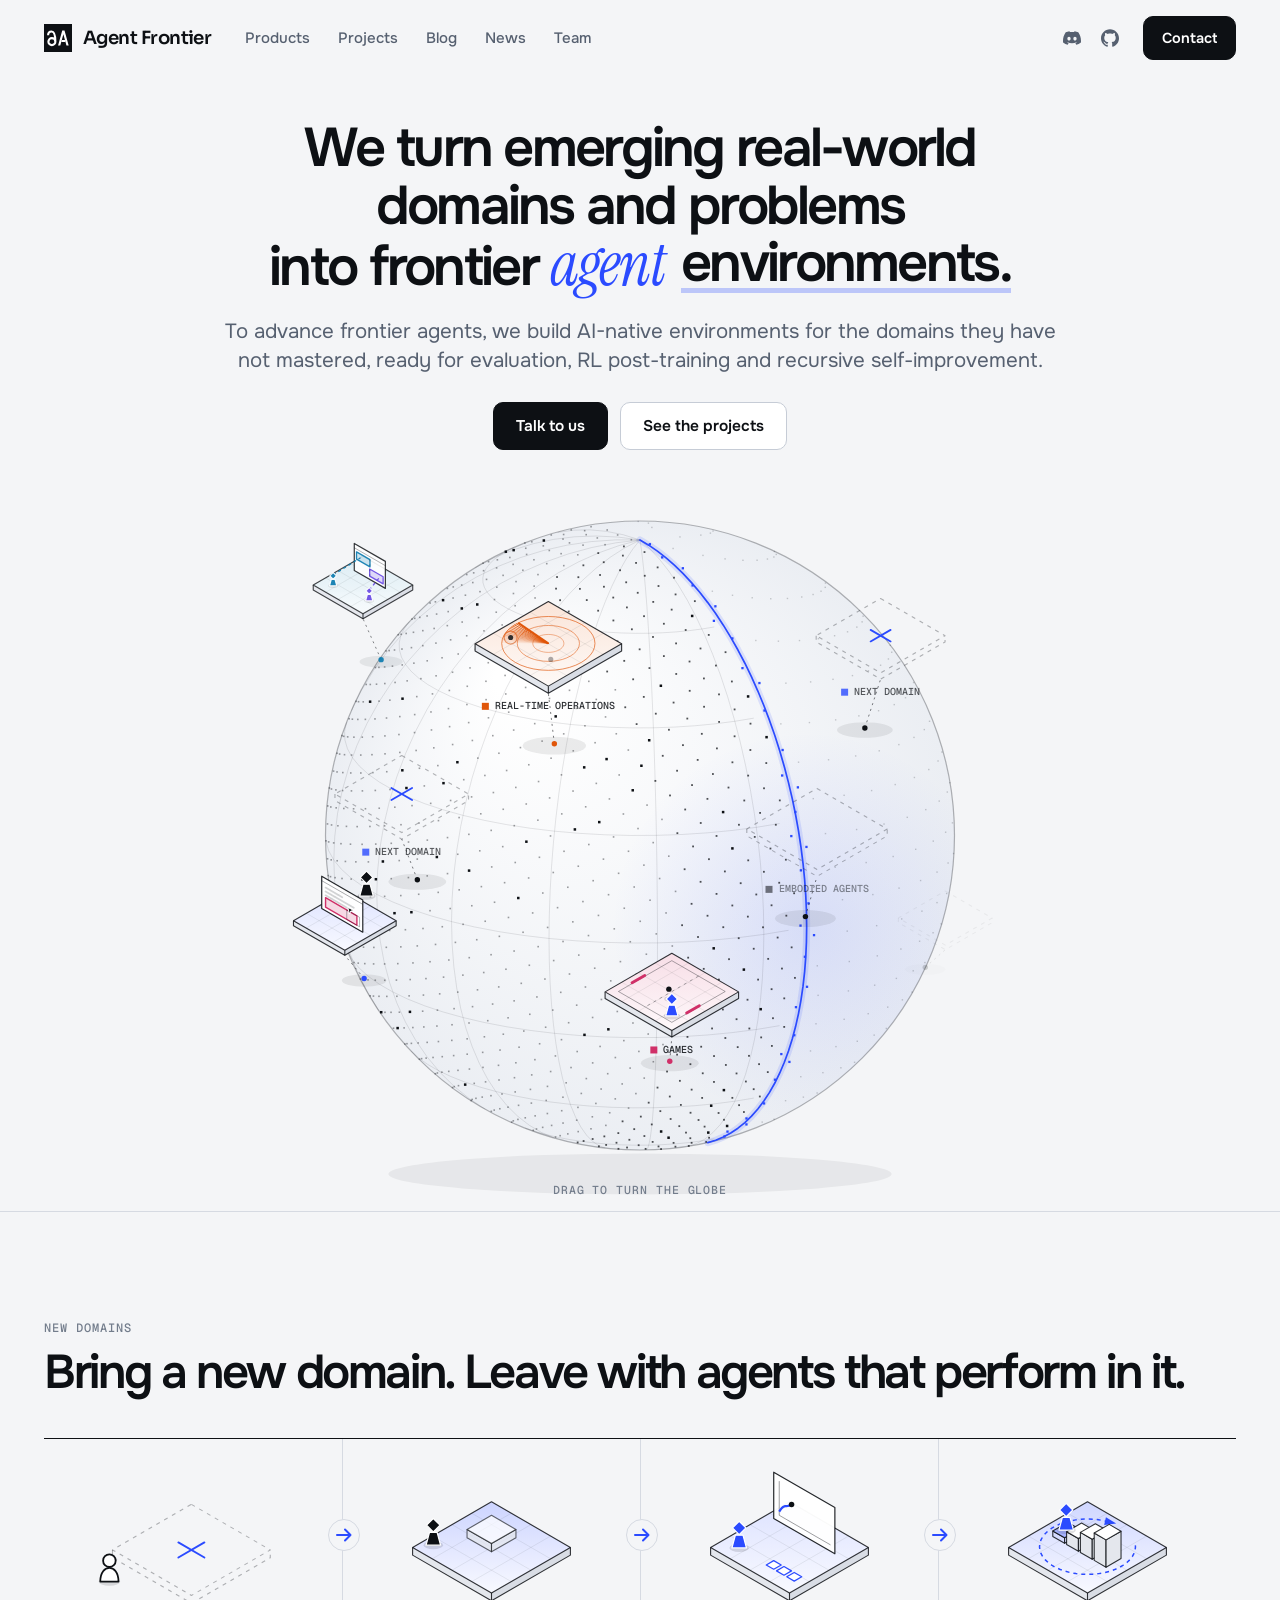
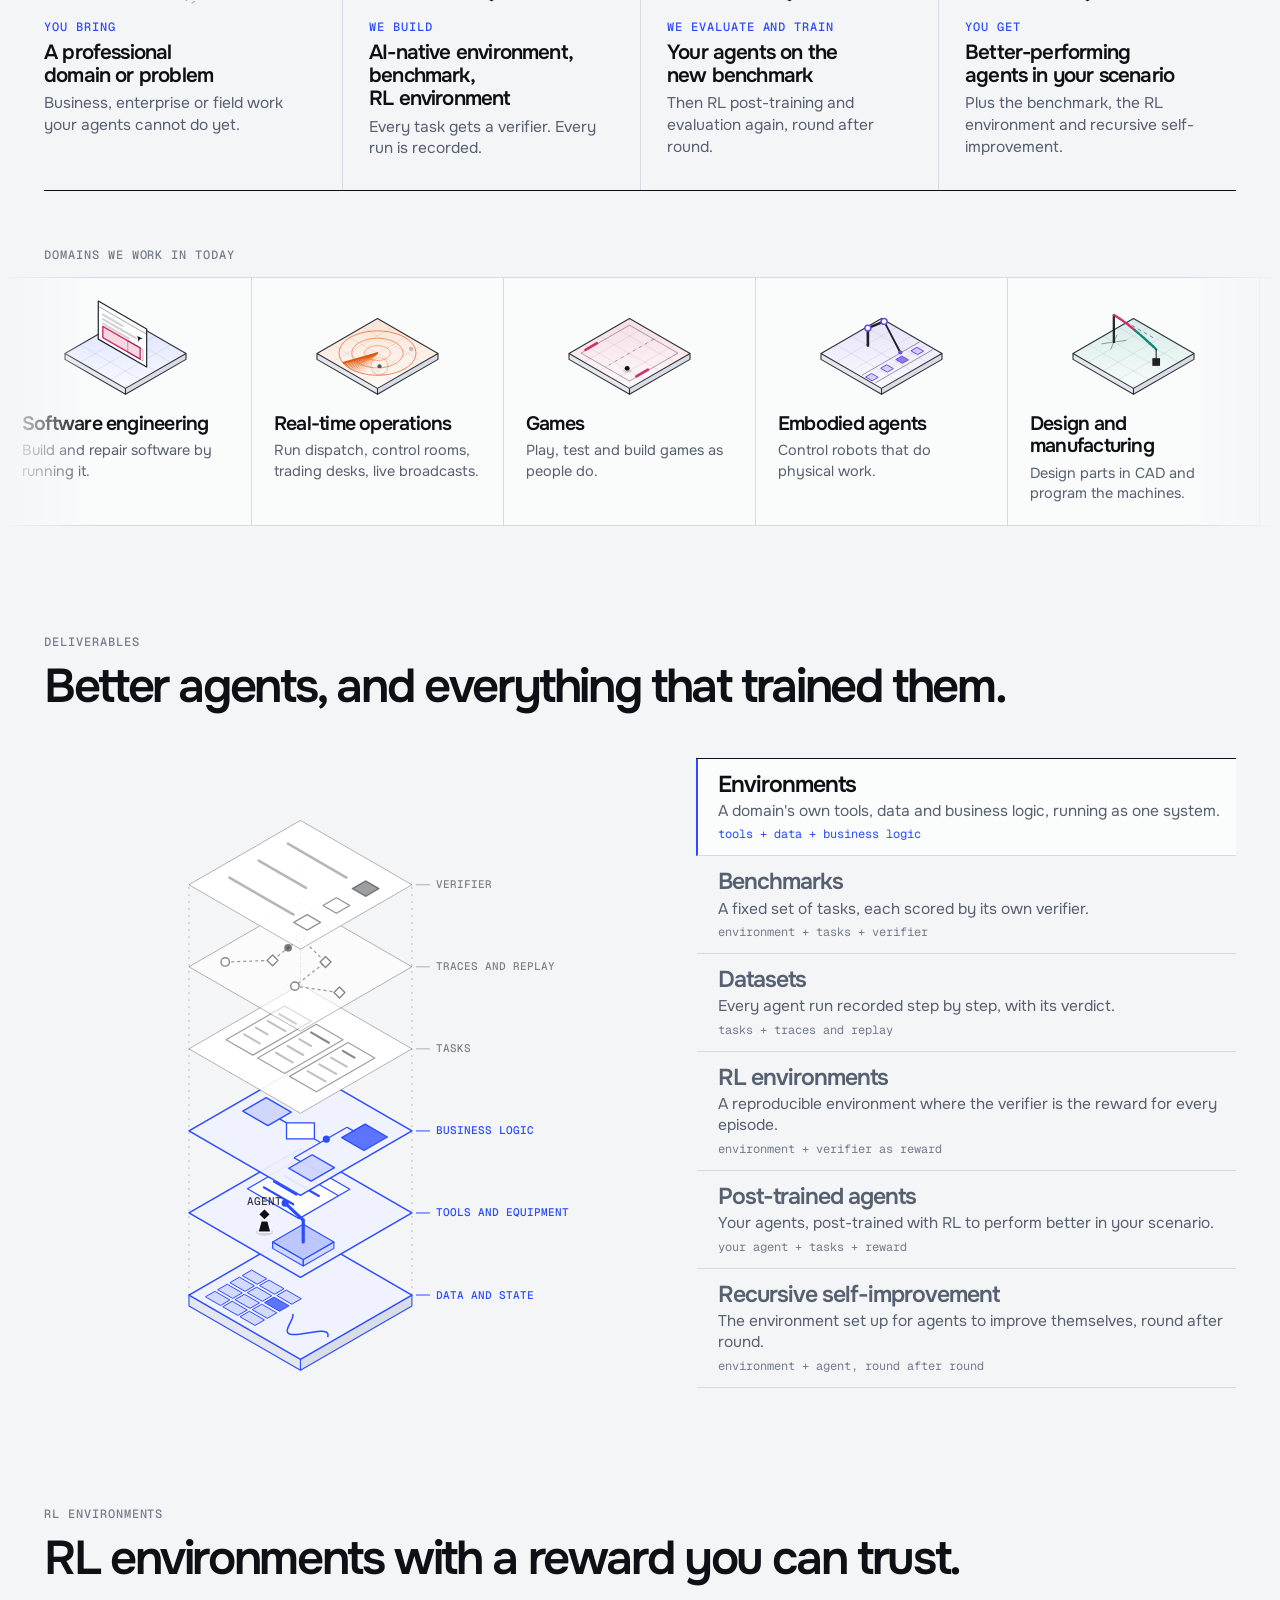
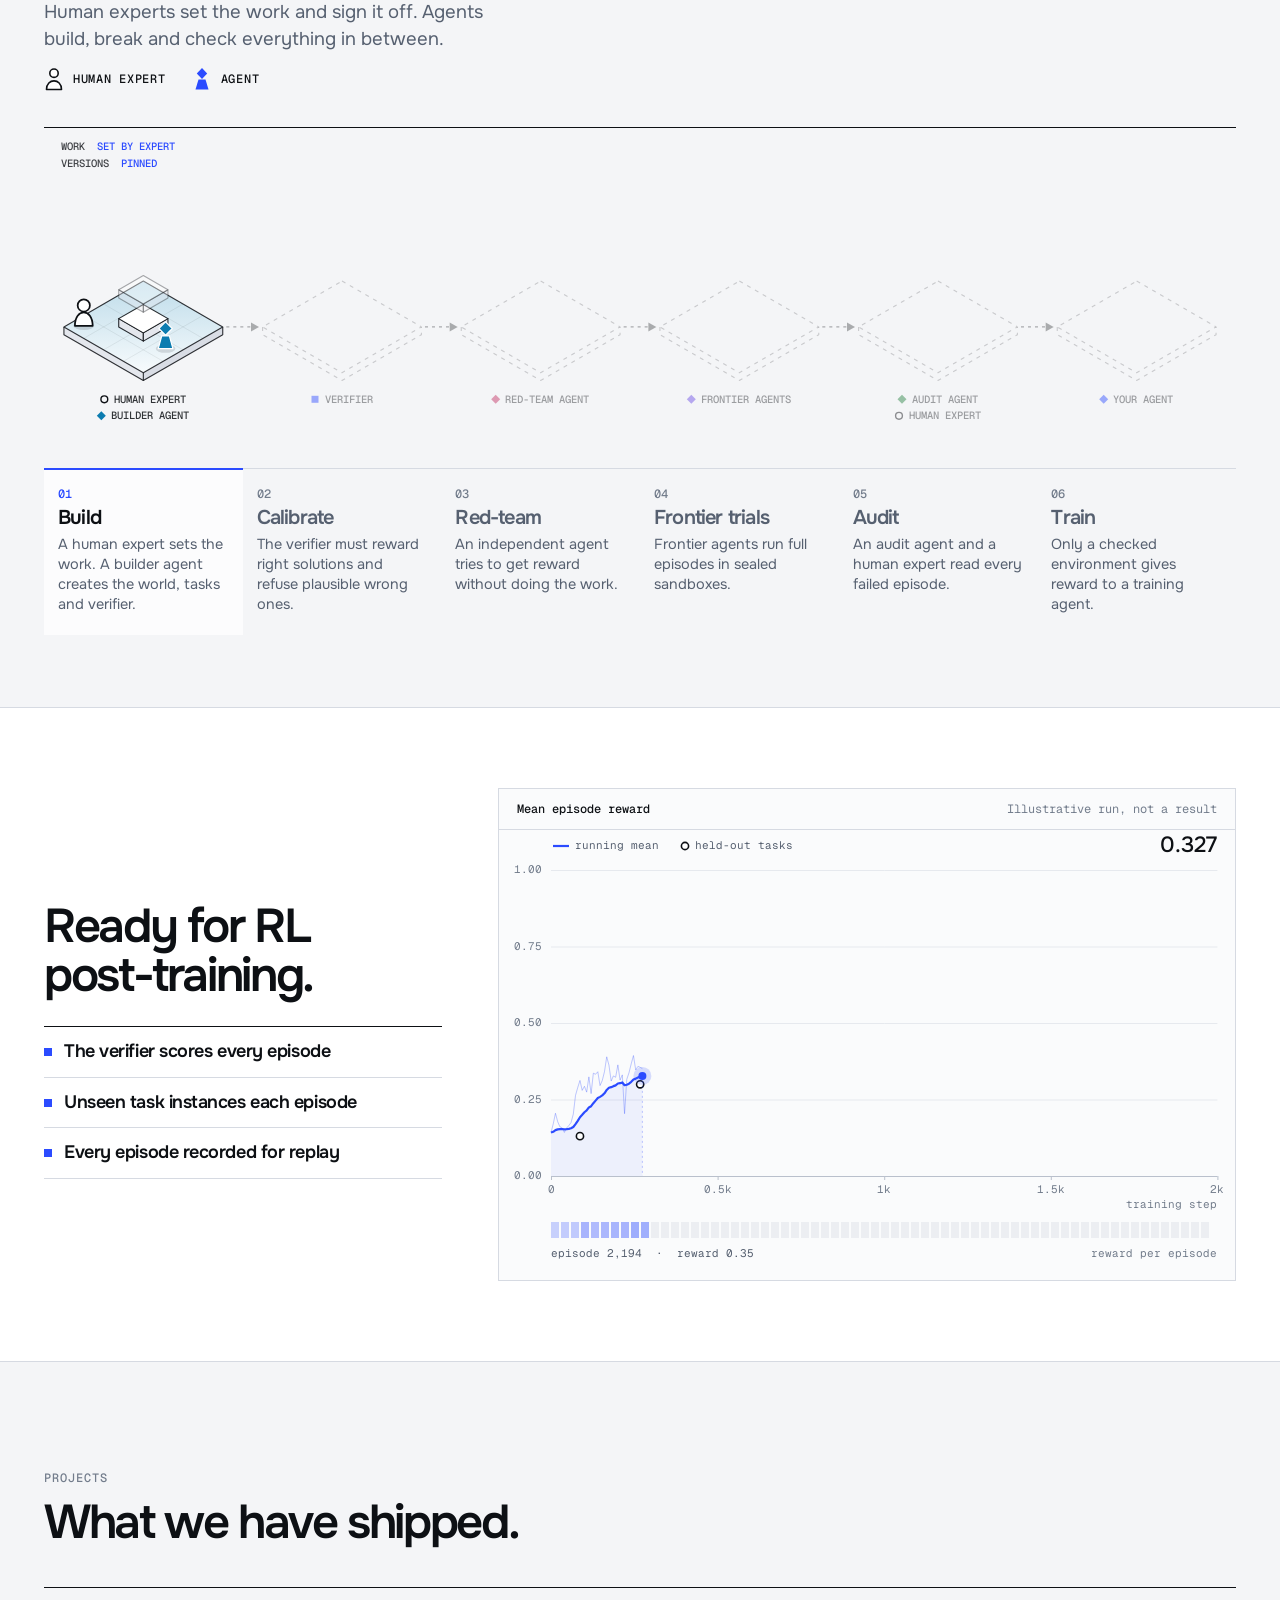
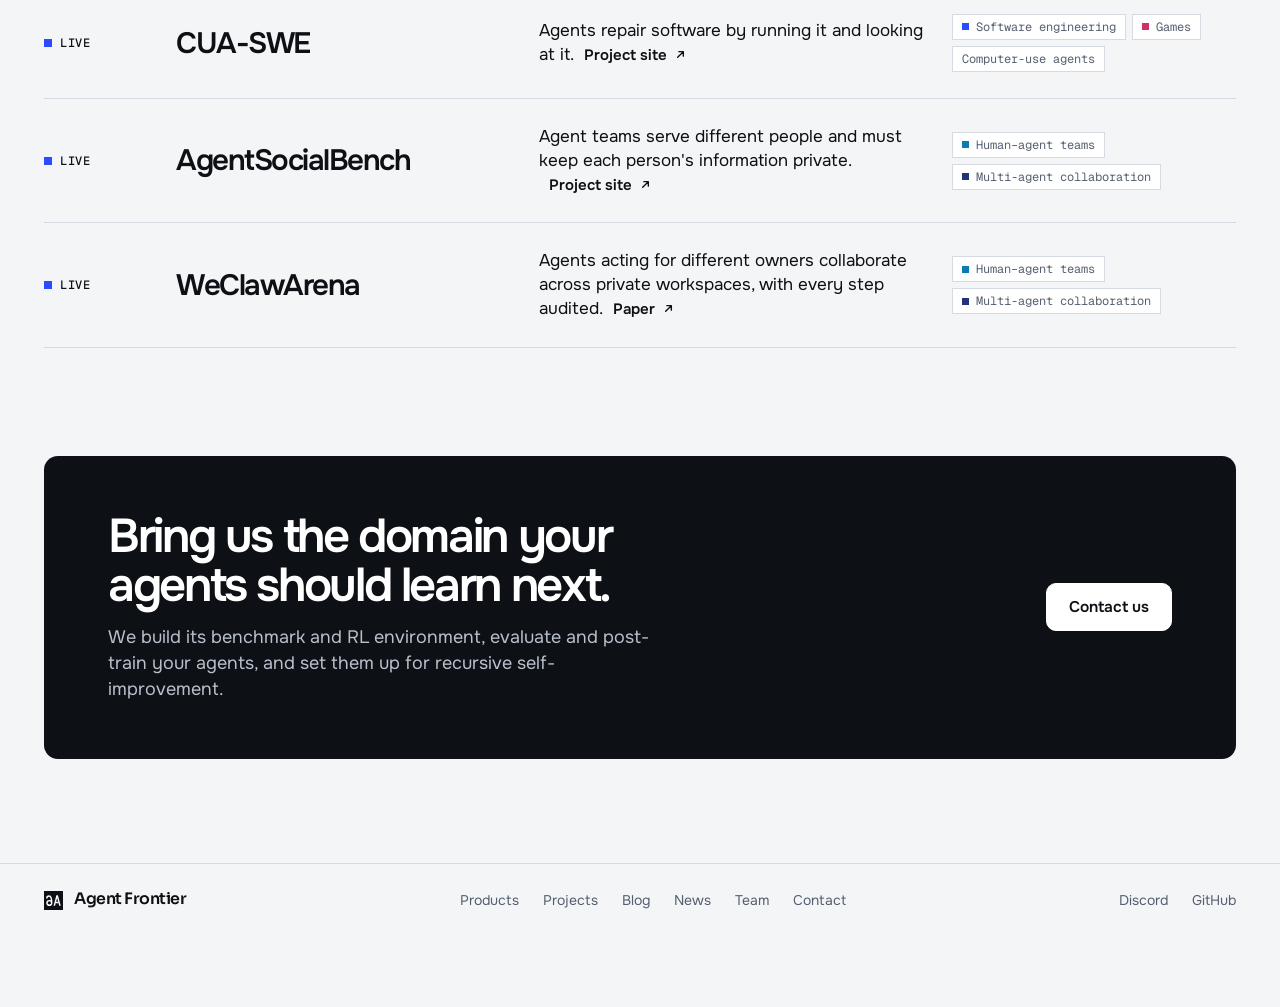
<file: index.html>
<!doctype html>
<html lang="en">
<head>
<meta charset="utf-8">
<meta name="viewport" content="width=device-width, initial-scale=1, viewport-fit=cover">
<title>Agent Frontier</title>
<meta name="description" content="Agent Frontier turns emerging real-world domains and problems into frontier agent environments: AI-native environments, benchmarks, datasets and RL environments for evaluation, RL post-training and recursive self-improvement.">
<link rel="canonical" href="https://agentfrontier-ai.github.io/">
<meta property="og:type" content="website">
<meta property="og:title" content="Agent Frontier">
<meta property="og:description" content="Agent Frontier turns emerging real-world domains and problems into frontier agent environments: AI-native environments, benchmarks, datasets and RL environments for evaluation, RL post-training and recursive self-improvement.">
<meta property="og:url" content="https://agentfrontier-ai.github.io/">
<meta property="og:image" content="https://agentfrontier-ai.github.io/assets/og.jpg">
<meta name="twitter:card" content="summary_large_image">
<link rel="icon" type="image/svg+xml" href="assets/favicon.svg">
<link rel="apple-touch-icon" href="assets/icon-180.png">
<link rel="preconnect" href="https://fonts.googleapis.com">
<link rel="preconnect" href="https://fonts.gstatic.com" crossorigin>
<link rel="stylesheet" href="https://fonts.googleapis.com/css2?family=Onest:wght@400;500;600&family=Geist+Mono:wght@400;500&family=Instrument+Serif:ital@1&family=Sora:wght@600&display=swap">
<link rel="stylesheet" href="assets/site.css">
</head>
<body>
<div class="page">
  <div class="wrap" id="top">
    <nav class="nav" aria-label="Main">
      <a class="brand" href="./">
        <span class="mk"><svg width="28" height="28" viewBox="0 0 100 100" aria-hidden="true"><rect width="100" height="100" rx="0" fill="currentColor"/><g transform="translate(11.4 23.0) scale(0.54)"><g transform="translate(1 0)"><path d="M5 31C5 16 15 7 28 7C45 7 53 34 53 74A23 23 0 1 1 7 74A23 23 0 0 1 53 74" fill="none" stroke="#FFFFFF" stroke-width="14.0" stroke-linejoin="round"/></g><g transform="translate(72.0 0)"><path d="M0.00 100.00L27.50 0.00L42.50 0.00L70.00 100.00L55.40 100.00L35.00 25.82L14.60 100.00z" fill="#FFFFFF"/><path d="M24.77 63.0L45.23 63.0L48.77 75.88L21.23 75.88z" fill="#FFFFFF"/></g></g></svg></span><span class="wm" style="font:600 .96em/1 'Sora',sans-serif;letter-spacing:-.03em">Agent Frontier</span>
      </a>
      <div class="links">
        <a href="#products">Products</a>
        <a href="#projects">Projects</a>
        <a href="blog/">Blog</a>
        <a href="news/">News</a>
        <a href="team/">Team</a>
      </div>
      <div class="nav-r">
        <div class="soc">
            <a href="https://discord.gg/JPbFVPrW2" target="_blank" rel="noopener" aria-label="Discord" title="Discord"><svg viewBox="0 0 24 24" aria-hidden="true"><path d="M20.317 4.3698a19.7913 19.7913 0 00-4.8851-1.5152.0741.0741 0 00-.0785.0371c-.211.3753-.4447.8648-.6083 1.2495-1.8447-.2762-3.68-.2762-5.4868 0-.1636-.3933-.4058-.8742-.6177-1.2495a.077.077 0 00-.0785-.037 19.7363 19.7363 0 00-4.8852 1.515.0699.0699 0 00-.0321.0277C.5334 9.0458-.319 13.5799.0992 18.0578a.0824.0824 0 00.0312.0561c2.0528 1.5076 4.0413 2.4228 5.9929 3.0294a.0777.0777 0 00.0842-.0276c.4616-.6304.8731-1.2952 1.226-1.9942a.076.076 0 00-.0416-.1057c-.6528-.2476-1.2743-.5495-1.8722-.8923a.077.077 0 01-.0076-.1277c.1258-.0943.2517-.1923.3718-.2914a.0743.0743 0 01.0776-.0105c3.9278 1.7933 8.18 1.7933 12.0614 0a.0739.0739 0 01.0785.0095c.1202.099.246.1981.3728.2924a.077.077 0 01-.0066.1276 12.2986 12.2986 0 01-1.873.8914.0766.0766 0 00-.0407.1067c.3604.698.7719 1.3628 1.225 1.9932a.076.076 0 00.0842.0286c1.961-.6067 3.9495-1.5219 6.0023-3.0294a.077.077 0 00.0313-.0552c.5004-5.177-.8382-9.6739-3.5485-13.6604a.061.061 0 00-.0312-.0286zM8.02 15.3312c-1.1825 0-2.1569-1.0857-2.1569-2.419 0-1.3332.9555-2.4189 2.157-2.4189 1.2108 0 2.1757 1.0952 2.1568 2.419 0 1.3332-.9555 2.4189-2.1569 2.4189zm7.9748 0c-1.1825 0-2.1569-1.0857-2.1569-2.419 0-1.3332.9554-2.4189 2.1569-2.4189 1.2108 0 2.1757 1.0952 2.1568 2.419 0 1.3332-.946 2.4189-2.1568 2.4189Z"/></svg></a>
            
            
            <a href="https://github.com/agentfrontier-ai" target="_blank" rel="noopener" aria-label="GitHub" title="GitHub"><svg viewBox="0 0 24 24" aria-hidden="true"><path d="M12 .297c-6.63 0-12 5.373-12 12 0 5.303 3.438 9.8 8.205 11.385.6.113.82-.258.82-.577 0-.285-.01-1.04-.015-2.04-3.338.724-4.042-1.61-4.042-1.61C4.422 18.07 3.633 17.7 3.633 17.7c-1.087-.744.084-.729.084-.729 1.205.084 1.838 1.236 1.838 1.236 1.07 1.835 2.809 1.305 3.495.998.108-.776.417-1.305.76-1.605-2.665-.3-5.466-1.332-5.466-5.93 0-1.31.465-2.38 1.235-3.22-.135-.303-.54-1.523.105-3.176 0 0 1.005-.322 3.3 1.23.96-.267 1.98-.399 3-.405 1.02.006 2.04.138 3 .405 2.28-1.552 3.285-1.23 3.285-1.23.645 1.653.24 2.873.12 3.176.765.84 1.23 1.91 1.23 3.22 0 4.61-2.805 5.625-5.475 5.92.42.36.81 1.096.81 2.22 0 1.606-.015 2.896-.015 3.286 0 .315.21.69.825.57C20.565 22.092 24 17.592 24 12.297c0-6.627-5.373-12-12-12"/></svg></a>
          </div>
        <a class="btn sm solid" href="contact/">Contact</a>
      </div>
    </nav>
  </div>

  <main class="view" data-view="home">
  <header class="hero">
    <div class="wrap">
      <div class="copy">
        <h1 id="h1"><span class="l1"><span class="ch">We turn <span id="adj">emerging real-world</span></span> <span class="ch">domains and problems</span></span> <span class="l2">into frontier <em class="ag">agent</em> <span class="swap" id="swap" data-words="environments.|benchmarks.|datasets.|RL environments."><span>environments.</span></span></span></h1>
        <p class="lede" id="lede">To advance frontier agents, we build AI-native environments for the domains they have not mastered, ready for evaluation, RL post-training and recursive self-improvement.</p>
        <div class="cta">
          <a class="btn solid" href="contact/">Talk to us</a>
          <a class="btn" href="#projects">See the projects</a>
        </div>
      </div>
    </div>
    <div class="stage" aria-hidden="true"><canvas id="frontier"></canvas><div class="hint">Drag to turn the globe</div></div>
  </header>

  <section class="sec" id="domains">
    <div class="wrap">
      <div class="label">New domains</div>
      <h2>Bring a new domain. Leave with agents that perform in it.</h2>
      <div class="flow">
        <div class="fl" data-rv><canvas data-flow="bring" aria-hidden="true"></canvas><i>You bring</i><h3>A professional domain or problem</h3><p>Business, enterprise or field work your agents cannot do yet.</p></div>
        <div class="fl" data-rv><canvas data-flow="build" aria-hidden="true"></canvas><i>We build</i><h3>AI-native environment, benchmark, RL environment</h3><p>Every task gets a verifier. Every run is recorded.</p></div>
        <div class="fl" data-rv><canvas data-flow="run" aria-hidden="true"></canvas><i>We evaluate and train</i><h3>Your agents on the new benchmark</h3><p>Then RL post-training and evaluation again, round after round.</p></div>
        <div class="fl" data-rv><canvas data-flow="get" aria-hidden="true"></canvas><i>You get</i><h3>Better-performing agents in your scenario</h3><p>Plus the benchmark, the RL environment and recursive self-improvement.</p></div>
      </div>
      <div class="belt-head label">Domains we work in today</div>
    </div>
    <div class="belt" id="belt">
      <div class="belt-in">
          <div class="bt"><canvas data-tile="swe" aria-hidden="true"></canvas><h3>Software engineering</h3><p>Build and repair software by running it.</p></div>
          <div class="bt"><canvas data-tile="radar" aria-hidden="true"></canvas><h3>Real-time operations</h3><p>Run dispatch, control rooms, trading desks, live broadcasts.</p></div>
          <div class="bt"><canvas data-tile="game" aria-hidden="true"></canvas><h3>Games</h3><p>Play, test and build games as people do.</p></div>
          <div class="bt"><canvas data-tile="arm" aria-hidden="true"></canvas><h3>Embodied agents</h3><p>Control robots that do physical work.</p></div>
          <div class="bt"><canvas data-tile="beam" aria-hidden="true"></canvas><h3>Design and manufacturing</h3><p>Design parts in CAD and program the machines.</p></div>
          <div class="bt"><canvas data-tile="lab" aria-hidden="true"></canvas><h3>Laboratory science</h3><p>Plan experiments, run instruments, analyze data.</p></div>
          <div class="bt"><canvas data-tile="chip" aria-hidden="true"></canvas><h3>Chip design</h3><p>Design chips, write tests, fix whichever is wrong.</p></div>
          <div class="bt"><canvas data-tile="space" aria-hidden="true"></canvas><h3>Space operations</h3><p>Operate spacecraft through brief contacts and delayed commands.</p></div>
          <div class="bt"><canvas data-tile="collab" aria-hidden="true"></canvas><h3>Human–agent teams</h3><p>Reconcile changes from several people and their agents.</p></div>
          <a class="bt open" href="contact/"><canvas data-next aria-hidden="true"></canvas><h3>The next domain</h3><p>Bring us yours.</p></a>
          <div class="bt" aria-hidden="true"><canvas data-tile="swe" aria-hidden="true"></canvas><h3>Software engineering</h3><p>Build and repair software by running it.</p></div>
          <div class="bt" aria-hidden="true"><canvas data-tile="radar" aria-hidden="true"></canvas><h3>Real-time operations</h3><p>Run dispatch, control rooms, trading desks, live broadcasts.</p></div>
          <div class="bt" aria-hidden="true"><canvas data-tile="game" aria-hidden="true"></canvas><h3>Games</h3><p>Play, test and build games as people do.</p></div>
          <div class="bt" aria-hidden="true"><canvas data-tile="arm" aria-hidden="true"></canvas><h3>Embodied agents</h3><p>Control robots that do physical work.</p></div>
          <div class="bt" aria-hidden="true"><canvas data-tile="beam" aria-hidden="true"></canvas><h3>Design and manufacturing</h3><p>Design parts in CAD and program the machines.</p></div>
          <div class="bt" aria-hidden="true"><canvas data-tile="lab" aria-hidden="true"></canvas><h3>Laboratory science</h3><p>Plan experiments, run instruments, analyze data.</p></div>
          <div class="bt" aria-hidden="true"><canvas data-tile="chip" aria-hidden="true"></canvas><h3>Chip design</h3><p>Design chips, write tests, fix whichever is wrong.</p></div>
          <div class="bt" aria-hidden="true"><canvas data-tile="space" aria-hidden="true"></canvas><h3>Space operations</h3><p>Operate spacecraft through brief contacts and delayed commands.</p></div>
          <div class="bt" aria-hidden="true"><canvas data-tile="collab" aria-hidden="true"></canvas><h3>Human–agent teams</h3><p>Reconcile changes from several people and their agents.</p></div>
          <a class="bt open" href="contact/" aria-hidden="true" tabindex="-1"><canvas data-next aria-hidden="true"></canvas><h3>The next domain</h3><p>Bring us yours.</p></a>
      </div>
    </div>
  </section>

  <section class="sec" id="products">
    <div class="wrap">
      <div class="label">Deliverables</div>
      <h2>Better agents, and everything that trained them.</h2>
      <div class="build">
        <canvas id="stack" role="img" aria-label="An environment drawn as six layers: the domain's data and state, its tools and equipment, its business logic, tasks, traces and replay, and a verifier. An agent works on the tools layer. The layers each deliverable uses are highlighted."></canvas>
        <div class="uses" id="uses" role="group" aria-label="Deliverables">
          <button class="use on" type="button" data-use="env" aria-pressed="true"><b>Environments</b><span>A domain's own tools, data and business logic, running as one system.</span><em>tools + data + business logic</em></button>
          <button class="use" type="button" data-use="bench" aria-pressed="false"><b>Benchmarks</b><span>A fixed set of tasks, each scored by its own verifier.</span><em>environment + tasks + verifier</em></button>
          <button class="use" type="button" data-use="data" aria-pressed="false"><b>Datasets</b><span>Every agent run recorded step by step, with its verdict.</span><em>tasks + traces and replay</em></button>
          <button class="use" type="button" data-use="rl" aria-pressed="false"><b>RL environments</b><span>A reproducible environment where the verifier is the reward for every episode.</span><em>environment + verifier as reward</em></button>
          <button class="use" type="button" data-use="agent" aria-pressed="false"><b>Post-trained agents</b><span>Your agents, post-trained with RL to perform better in your scenario.</span><em>your agent + tasks + reward</em></button>
          <button class="use" type="button" data-use="rsi" aria-pressed="false"><b>Recursive self-improvement</b><span>The environment set up for agents to improve themselves, round after round.</span><em>environment + agent, round after round</em></button>
        </div>
      </div>
    </div>
  </section>

  <section class="sec" id="rl">
    <div class="wrap">
      <div class="label">RL environments</div>
      <div class="head">
        <h2>RL environments with a reward you can trust.</h2>
        <div>
          <p class="sub">Human experts set the work and sign it off. Agents build, break and check everything in between.</p>
          <div class="legend"><span><svg width="20" height="24" viewBox="0 0 20 24" aria-hidden="true"><path d="M2.500 22.500c0-11.500 15-11.500 15 0z" fill="#fff" stroke="#0D1014" stroke-width="1.6" stroke-linejoin="round"/><circle cx="10" cy="6.200" r="4.200" fill="#fff" stroke="#0D1014" stroke-width="1.6"/></svg>Human expert</span><span><svg width="20" height="24" viewBox="0 0 20 24" aria-hidden="true"><path d="M3.500 22.500l3-10h7l3 10z" fill="#2B4BFF"/><path d="M10 1l5.200 5.500-5.200 5.500-5.200-5.500z" fill="#2B4BFF"/></svg>Agent</span></div>
        </div>
      </div>
      <div class="pipe"><canvas id="pipe" role="img" aria-label="How an RL environment is built, in six stations. A human expert sets the work and a builder agent creates the world, its tasks and their verifier. The reward is calibrated on right and wrong solutions. A red-team agent tries back doors, reward hacking and lucky guesses, and each one is closed or fixed. Frontier agents attempt the tasks in a sealed sandbox. An audit agent and a human expert read the failed runs. Then an agent trains in it and the verifier scores every episode."></canvas></div>
      <div class="steps" id="steps">
        <button class="step" type="button" data-step="0"><i>01</i><b>Build</b><span>A human expert sets the work. A builder agent creates the world, tasks and verifier.</span></button>
        <button class="step" type="button" data-step="1"><i>02</i><b>Calibrate</b><span>The verifier must reward right solutions and refuse plausible wrong ones.</span></button>
        <button class="step" type="button" data-step="2"><i>03</i><b>Red-team</b><span>An independent agent tries to get reward without doing the work.</span></button>
        <button class="step" type="button" data-step="3"><i>04</i><b>Frontier trials</b><span>Frontier agents run full episodes in sealed sandboxes.</span></button>
        <button class="step" type="button" data-step="4"><i>05</i><b>Audit</b><span>An audit agent and a human expert read every failed episode.</span></button>
        <button class="step" type="button" data-step="5"><i>06</i><b>Train</b><span>Only a checked environment gives reward to a training agent.</span></button>
      </div>
    </div>
    <div class="rlband">
      <div class="wrap rl">
        <div>
          <h2>Ready for RL post-training.</h2>
          <ul class="facts">
            <li>The verifier scores every episode</li>
            <li>Unseen task instances each episode</li>
            <li>Every episode recorded for replay</li>
          </ul>
        </div>
        <div class="chart">
          <div class="chart-top"><b>Mean episode reward</b><span>Illustrative run, not a result</span></div>
          <canvas id="curve" role="img" aria-label="Illustrative training run: mean episode reward rises and levels off over training steps, with held-out evaluation points and a strip of per-episode rewards underneath"></canvas>
        </div>
      </div>
    </div>
  </section>

  <section class="sec" id="projects">
    <div class="wrap">
      <div class="label">Projects</div>
      <h2>What we have shipped.</h2>
      <div class="plist">
        <a class="prow" data-rv href="https://zelongxueric.github.io/cua-swe-website/" target="_blank" rel="noopener">
          <span class="status live">Live</span>
          <h3>CUA-SWE</h3>
          <p class="d">Agents repair software by running it and looking at it.<span class="go">Project site <svg width="13" height="13" viewBox="0 0 16 16" fill="none" aria-hidden="true"><path d="M4.5 11.5l7-7M6 4.5h5.5V10" stroke="currentColor" stroke-width="1.7" stroke-linecap="round" stroke-linejoin="round"/></svg></span></p>
          <div class="tags"><span style="--h:43,75,255"><i></i>Software engineering</span><span style="--h:208,48,104"><i></i>Games</span><span>Computer-use agents</span></div>
        </a>
        <a class="prow" data-rv href="https://agent-social-bench.github.io/" target="_blank" rel="noopener">
          <span class="status live">Live</span>
          <h3>AgentSocialBench</h3>
          <p class="d">Agent teams serve different people and must keep each person's information private.<span class="go">Project site <svg width="13" height="13" viewBox="0 0 16 16" fill="none" aria-hidden="true"><path d="M4.5 11.5l7-7M6 4.5h5.5V10" stroke="currentColor" stroke-width="1.7" stroke-linecap="round" stroke-linejoin="round"/></svg></span></p>
          <div class="tags"><span style="--h:12,124,176"><i></i>Human–agent teams</span><span style="--h:34,52,120"><i></i>Multi-agent collaboration</span></div>
        </a>
        <a class="prow" data-rv href="https://arxiv.org/abs/2608.03499" target="_blank" rel="noopener">
          <span class="status live">Live</span>
          <h3>WeClawArena</h3>
          <p class="d">Agents acting for different owners collaborate across private workspaces, with every step audited.<span class="go">Paper <svg width="13" height="13" viewBox="0 0 16 16" fill="none" aria-hidden="true"><path d="M4.5 11.5l7-7M6 4.5h5.5V10" stroke="currentColor" stroke-width="1.7" stroke-linecap="round" stroke-linejoin="round"/></svg></span></p>
          <div class="tags"><span style="--h:12,124,176"><i></i>Human–agent teams</span><span style="--h:34,52,120"><i></i>Multi-agent collaboration</span></div>
        </a>
      </div>
    </div>
  </section>

  <section class="close">
    <div class="wrap">
      <div class="close-in">
        <div><h2>Bring us the domain your agents should learn next.</h2><p>We build its benchmark and RL environment, evaluate and post-train your agents, and set them up for recursive self-improvement.</p></div>
        <a class="btn" href="contact/">Contact us</a>
      </div>
    </div>
  </section>
  </main>

  <main class="view pagepad" data-view="news" hidden>
    <div class="wrap pagehead"><h1>News</h1></div>
    <div class="wrap">
      <div class="rows">
        <a class="nrow" href="https://zelongxueric.github.io/cua-swe-website/" target="_blank" rel="noopener"><i>Release</i><span>CUA-SWE is live.</span><span class="go">Project site <svg width="13" height="13" viewBox="0 0 16 16" fill="none" aria-hidden="true"><path d="M4.5 11.5l7-7M6 4.5h5.5V10" stroke="currentColor" stroke-width="1.7" stroke-linecap="round" stroke-linejoin="round"/></svg></span></a>
        <a class="nrow" href="https://arxiv.org/abs/2608.03499" target="_blank" rel="noopener"><i>Aug 2026</i><span>WeClawArena is live.</span><span class="go">Paper <svg width="13" height="13" viewBox="0 0 16 16" fill="none" aria-hidden="true"><path d="M4.5 11.5l7-7M6 4.5h5.5V10" stroke="currentColor" stroke-width="1.7" stroke-linecap="round" stroke-linejoin="round"/></svg></span></a>
        <a class="nrow" href="https://agent-social-bench.github.io/" target="_blank" rel="noopener"><i>Apr 2026</i><span>AgentSocialBench is live.</span><span class="go">Project site <svg width="13" height="13" viewBox="0 0 16 16" fill="none" aria-hidden="true"><path d="M4.5 11.5l7-7M6 4.5h5.5V10" stroke="currentColor" stroke-width="1.7" stroke-linecap="round" stroke-linejoin="round"/></svg></span></a>
      </div>
    </div>
  </main>

  <main class="view pagepad" data-view="blog" hidden>
    <div class="wrap pagehead"><h1>Blog</h1></div>
    <div class="wrap">
      <p class="empty">No posts yet. New work is announced on the <a href="news/">News</a> page.</p>
    </div>
  </main>

  <main class="view pagepad" data-view="team" hidden>
    <div class="wrap pagehead"><h1>Team</h1></div>
    <div class="wrap">
      <div class="from"><div class="label">Built by AI experts from</div><div class="logos"><img src="assets/orgs/mono-cmu.png" alt="Carnegie Mellon University" title="Carnegie Mellon University" style="height:22px"><img src="assets/orgs/mono-usc.png" alt="University of Southern California" title="University of Southern California" style="height:23px"><img src="assets/orgs/mono-ucla.png" alt="UCLA" title="UCLA" style="height:20px"><img src="assets/orgs/mono-asu.png" alt="Arizona State University" title="Arizona State University" style="height:26px"><img src="assets/orgs/mono-wisc.png" alt="University of Wisconsin–Madison" title="University of Wisconsin–Madison" style="height:44px"><img src="assets/orgs/mono-princeton.png" alt="Princeton University" title="Princeton University" style="height:30px"><img src="assets/orgs/mono-uiuc.png" alt="University of Illinois Urbana-Champaign" title="University of Illinois Urbana-Champaign" style="height:36px"><img src="assets/orgs/mono-nd.png" alt="University of Notre Dame" title="University of Notre Dame" style="height:34px"><img src="assets/orgs/mono-aws.png" alt="Amazon Web Services" title="Amazon Web Services" style="height:32px"><img src="assets/orgs/mono-scale.png" alt="Scale AI" title="Scale AI" style="height:28px"><img src="assets/orgs/mono-zoom.png" alt="Zoom" title="Zoom" style="height:19px"></div></div>
      <div class="people"><div class="person"><div class="top"><img src="assets/avatars/prince.jpg" alt="" width="104" height="104" loading="lazy"><div><h3>Prince</h3><i>Founder and Organizer</i></div></div><ul><li>PhD in Information Systems, Carnegie Mellon University</li><li>LLM agents, agentic post-training, recursive self-improvement</li><li>Entrepreneur</li></ul><a class="go" href="https://kingofspace0wzz.github.io/" target="_blank" rel="noopener">Website <svg width="13" height="13" viewBox="0 0 16 16" fill="none" aria-hidden="true"><path d="M4.5 11.5l7-7M6 4.5h5.5V10" stroke="currentColor" stroke-width="1.7" stroke-linecap="round" stroke-linejoin="round"/></svg></a></div><div class="person"><div class="top"><img src="assets/avatars/chloe.jpg" alt="" width="104" height="104" loading="lazy"><div><h3>Chloe</h3><i>Advisor and Organizer</i></div></div><ul><li>PhD in Computer Science, Carnegie Mellon University</li><li>LLM agents, agentic post-training, recursive self-improvement</li></ul></div><div class="person"><div class="top"><img src="assets/avatars/sherry.jpg" alt="" width="104" height="104" loading="lazy"><div><h3>Sherry</h3><i>Advisor</i></div></div><ul><li>Faculty, Carnegie Mellon University</li><li>Human–AI interaction, real-world AI evaluation</li></ul><a class="go" href="https://www.cs.cmu.edu/~sherryw/" target="_blank" rel="noopener">Website <svg width="13" height="13" viewBox="0 0 16 16" fill="none" aria-hidden="true"><path d="M4.5 11.5l7-7M6 4.5h5.5V10" stroke="currentColor" stroke-width="1.7" stroke-linecap="round" stroke-linejoin="round"/></svg></a></div><div class="person"><div class="top"><img src="assets/avatars/xiyang.jpg" alt="" width="104" height="104" loading="lazy"><div><h3>Xiyang</h3><i>Advisor</i></div></div><ul><li>Faculty, Arizona State University</li><li>LLM agents</li></ul><a class="go" href="https://xiyanghu.github.io/" target="_blank" rel="noopener">Website <svg width="13" height="13" viewBox="0 0 16 16" fill="none" aria-hidden="true"><path d="M4.5 11.5l7-7M6 4.5h5.5V10" stroke="currentColor" stroke-width="1.7" stroke-linecap="round" stroke-linejoin="round"/></svg></a></div><div class="person"><div class="top"><img src="assets/avatars/yaqi.jpg" alt="" width="104" height="104" loading="lazy"><div><h3>Yaqi</h3><i>Advisor</i></div></div><ul><li>Faculty, University of Illinois Urbana-Champaign</li><li>Embodied agents</li><li>Neuro-symbolic AI, human–AI collaboration, robotics</li></ul><a class="go" href="https://yaqi-xie.me/" target="_blank" rel="noopener">Website <svg width="13" height="13" viewBox="0 0 16 16" fill="none" aria-hidden="true"><path d="M4.5 11.5l7-7M6 4.5h5.5V10" stroke="currentColor" stroke-width="1.7" stroke-linecap="round" stroke-linejoin="round"/></svg></a></div><div class="person"><div class="top"><img src="assets/avatars/yue.jpg" alt="" width="104" height="104" loading="lazy"><div><h3>Yue</h3><i>Advisor</i></div></div><ul><li>Faculty, University of Southern California</li><li>LLM agents</li><li>Auditable agent systems, AI auditing, AI safety</li></ul><a class="go" href="https://viterbi-web.usc.edu/~yzhao010/" target="_blank" rel="noopener">Website <svg width="13" height="13" viewBox="0 0 16 16" fill="none" aria-hidden="true"><path d="M4.5 11.5l7-7M6 4.5h5.5V10" stroke="currentColor" stroke-width="1.7" stroke-linecap="round" stroke-linejoin="round"/></svg></a></div><div class="person"><div class="top"><img src="assets/avatars/yuhang.jpg" alt="" width="104" height="104" loading="lazy"><div><h3>Yuhang</h3><i>Advisor and Core contributor</i></div></div><ul><li>PhD in Computer Science</li><li>LLM agents, multi-agent systems</li></ul></div><div class="person"><div class="top"><div><h3>Chaorui</h3><i>Organizer and Core contributor</i></div></div><ul><li>PhD, UCLA</li><li>Agentic reinforcement learning, agent post-training</li></ul></div><div class="person"><div class="top"><img src="assets/avatars/defu.jpg" alt="" width="104" height="104" loading="lazy"><div><h3>Defu</h3><i>Core contributor</i></div></div><ul><li>PhD, University of Southern California</li><li>Agentic post-training, agent harnesses and skills, LLM safety, scientific foundation models, numerical LLM interfaces</li></ul></div><div class="person"><div class="top"><img src="assets/avatars/eric.jpg" alt="" width="104" height="104" loading="lazy"><div><h3>Eric</h3><i>Core contributor</i></div></div><ul><li>University of Wisconsin–Madison</li><li>LLM agents</li></ul></div><div class="person"><div class="top"><img src="assets/avatars/heady.jpg" alt="" width="104" height="104" loading="lazy"><div><h3>Heady</h3><i>Core contributor</i></div></div><ul><li>University of Southern California</li><li>LLM agents, entrepreneur</li></ul></div><div class="person"><div class="top"><img src="assets/avatars/justin.jpg" alt="" width="104" height="104" loading="lazy"><div><h3>Justin</h3><i>Core contributor</i></div></div><ul><li>University of Southern California</li><li>LLM agents, entrepreneur</li></ul></div><div class="person"><div class="top"><img src="assets/avatars/leo.jpg" alt="" width="104" height="104" loading="lazy"><div><h3>Leo</h3><i>Core contributor</i></div></div><ul><li>University of Southern California</li><li>LLM agents</li></ul></div><div class="person"><div class="top"><img src="assets/avatars/vivian.jpg" alt="" width="104" height="104" loading="lazy"><div><h3>Vivian</h3><i>Core contributor</i></div></div><ul><li>PhD, Carnegie Mellon University</li><li>Scale AI</li><li>Agent post-training, LLM evaluation</li></ul></div><div class="person"><div class="top"><img src="assets/avatars/will.jpg" alt="" width="104" height="104" loading="lazy"><div><h3>Will</h3><i>Core contributor</i></div></div><ul><li>PhD, Arizona State University</li><li>LLM agents, agent post-training</li></ul></div><div class="person"><div class="top"><div><h3>Yifu</h3><i>Core contributor</i></div></div><ul><li>PhD, Princeton University</li><li>LLM agents, agent post-training, world models, reinforcement learning</li></ul></div><div class="person"><div class="top"><img src="assets/avatars/yingtao.jpg" alt="" width="104" height="104" loading="lazy"><div><h3>Yingtao</h3><i>Core contributor</i></div></div><ul><li>PhD, Carnegie Mellon University</li><li>LLM agents, LLM reasoning, agent post-training</li></ul></div><div class="person"><div class="top"><div><h3>Yiyue</h3><i>Core contributor</i></div></div><ul><li>PhD, University of Notre Dame</li><li>LLM agents, agent post-training</li></ul></div><div class="person"><div class="top"><div><h3>Yuding</h3><i>Core contributor</i></div></div><ul><li>Carnegie Mellon University</li></ul></div></div>
    </div>
  </main>

  <main class="view pagepad" data-view="contact" hidden>
    <div class="wrap contact-grid">
      <div class="c-head">
        <div class="label">Contact</div>
        <h1>Bring us the domain your agents should learn next.</h1>
        <p class="sub">Tell us the domain and where your agents fall short in it. We reply by email.</p>
      </div>
      <div class="c-form">
        <form class="cform" id="cform" novalidate data-key="5f7d877e-4e9d-4d29-bb42-9f5d0dbb5557">
          <div class="f2">
            <label class="field"><span>Name</span><input name="name" type="text" autocomplete="name" required></label>
            <label class="field"><span>Email</span><input name="email" type="email" autocomplete="email" inputmode="email" required></label>
          </div>
          <label class="field"><span>Organization <em>(optional)</em></span><input name="organization" type="text" autocomplete="organization"></label>
          <label class="field"><span>Message</span><textarea name="message" rows="6" required></textarea></label>
          <input class="hp" type="checkbox" name="botcheck" tabindex="-1" autocomplete="off" aria-hidden="true">
          <div class="f-foot"><button class="btn solid" type="submit">Send message</button><p class="f-status" id="cstatus" role="status" aria-live="polite"></p></div>
        </form>
        <div class="csent" id="csent" tabindex="-1" hidden><h2>Message sent.</h2><p>Thank you. We will reply to the address you gave.</p></div>
      </div>
      <div class="ways">
        <a class="way" href="https://discord.gg/JPbFVPrW2" target="_blank" rel="noopener"><i>Discord</i><b>Join the server</b><span class="go">discord.gg <svg width="13" height="13" viewBox="0 0 16 16" fill="none" aria-hidden="true"><path d="M4.5 11.5l7-7M6 4.5h5.5V10" stroke="currentColor" stroke-width="1.7" stroke-linecap="round" stroke-linejoin="round"/></svg></span></a>
        <a class="way" href="https://github.com/agentfrontier-ai" target="_blank" rel="noopener"><i>GitHub</i><b>agentfrontier-ai</b><span class="go">github.com <svg width="13" height="13" viewBox="0 0 16 16" fill="none" aria-hidden="true"><path d="M4.5 11.5l7-7M6 4.5h5.5V10" stroke="currentColor" stroke-width="1.7" stroke-linecap="round" stroke-linejoin="round"/></svg></span></a>
      </div>
    </div>
  </main>

  <footer>
    <div class="wrap">
      <span class="brand"><span class="mk"><svg width="28" height="28" viewBox="0 0 100 100" aria-hidden="true"><rect width="100" height="100" rx="0" fill="currentColor"/><g transform="translate(11.4 23.0) scale(0.54)"><g transform="translate(1 0)"><path d="M5 31C5 16 15 7 28 7C45 7 53 34 53 74A23 23 0 1 1 7 74A23 23 0 0 1 53 74" fill="none" stroke="#FFFFFF" stroke-width="14.0" stroke-linejoin="round"/></g><g transform="translate(72.0 0)"><path d="M0.00 100.00L27.50 0.00L42.50 0.00L70.00 100.00L55.40 100.00L35.00 25.82L14.60 100.00z" fill="#FFFFFF"/><path d="M24.77 63.0L45.23 63.0L48.77 75.88L21.23 75.88z" fill="#FFFFFF"/></g></g></svg></span><span class="wm" style="font:600 .96em/1 'Sora',sans-serif;letter-spacing:-.03em">Agent Frontier</span></span>
      <nav aria-label="Footer"><a href="#products">Products</a><a href="#projects">Projects</a><a href="blog/">Blog</a><a href="news/">News</a><a href="team/">Team</a><a href="contact/">Contact</a></nav>
      <nav aria-label="Social"><a href="https://discord.gg/JPbFVPrW2" target="_blank" rel="noopener">Discord</a><a href="https://github.com/agentfrontier-ai" target="_blank" rel="noopener">GitHub</a></nav>
    </div>
  </footer>
</div>
<script src="assets/site.js" defer></script>
</body>
</html>
</file>
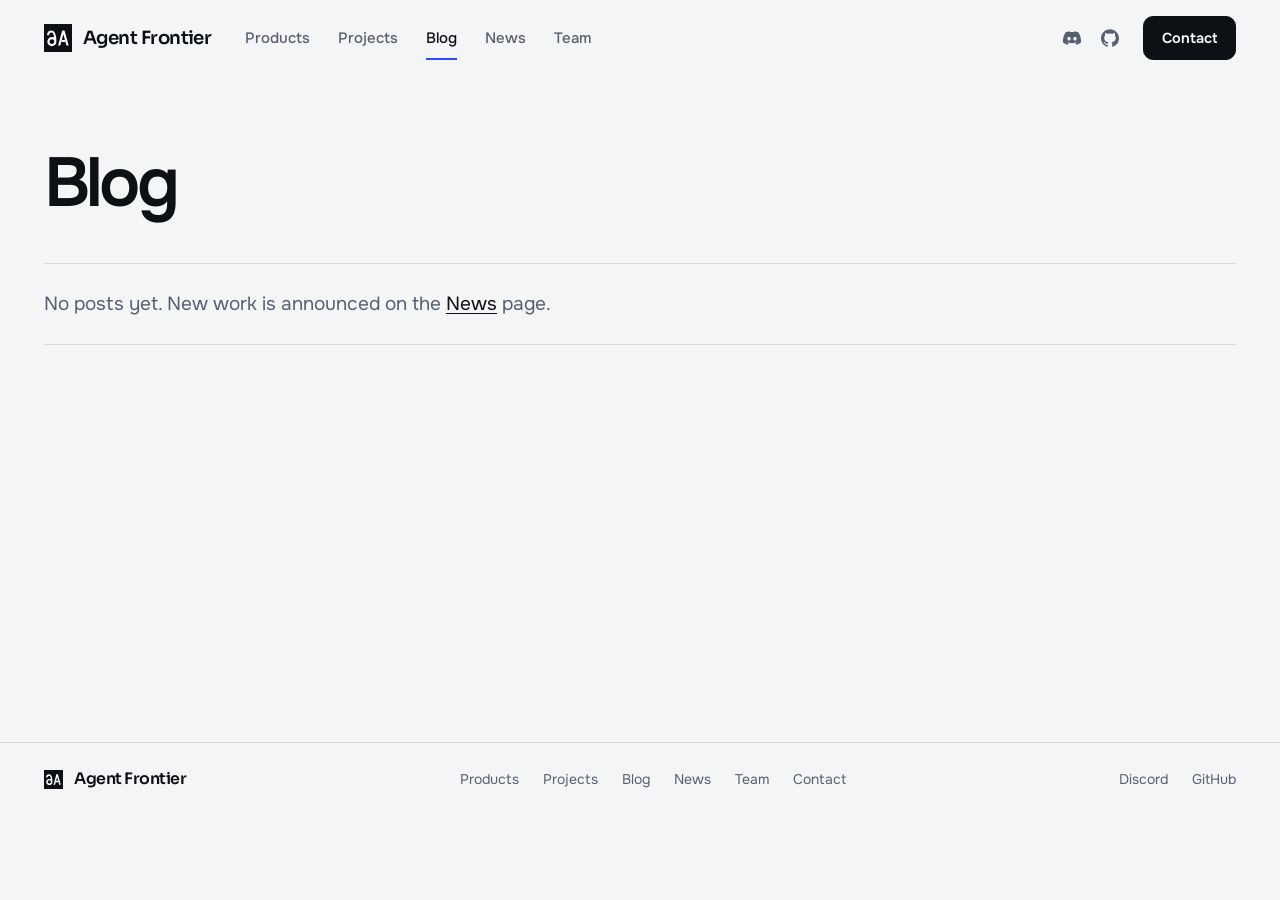
<file: blog/index.html>
<!doctype html>
<html lang="en">
<head>
<meta charset="utf-8">
<meta name="viewport" content="width=device-width, initial-scale=1, viewport-fit=cover">
<title>Blog · Agent Frontier</title>
<meta name="description" content="Agent Frontier turns emerging real-world domains and problems into frontier agent environments: AI-native environments, benchmarks, datasets and RL environments for evaluation, RL post-training and recursive self-improvement.">
<link rel="canonical" href="https://agentfrontier-ai.github.io/blog/">
<meta property="og:type" content="website">
<meta property="og:title" content="Blog · Agent Frontier">
<meta property="og:description" content="Agent Frontier turns emerging real-world domains and problems into frontier agent environments: AI-native environments, benchmarks, datasets and RL environments for evaluation, RL post-training and recursive self-improvement.">
<meta property="og:url" content="https://agentfrontier-ai.github.io/blog/">
<meta property="og:image" content="https://agentfrontier-ai.github.io/assets/og.jpg">
<meta name="twitter:card" content="summary_large_image">
<link rel="icon" type="image/svg+xml" href="../assets/favicon.svg">
<link rel="apple-touch-icon" href="../assets/icon-180.png">
<link rel="preconnect" href="https://fonts.googleapis.com">
<link rel="preconnect" href="https://fonts.gstatic.com" crossorigin>
<link rel="stylesheet" href="https://fonts.googleapis.com/css2?family=Onest:wght@400;500;600&family=Geist+Mono:wght@400;500&family=Instrument+Serif:ital@1&family=Sora:wght@600&display=swap">
<link rel="stylesheet" href="../assets/site.css">
</head>
<body>
<div class="page">
  <div class="wrap" id="top">
    <nav class="nav" aria-label="Main">
      <a class="brand" href="../">
        <span class="mk"><svg width="28" height="28" viewBox="0 0 100 100" aria-hidden="true"><rect width="100" height="100" rx="0" fill="currentColor"/><g transform="translate(11.4 23.0) scale(0.54)"><g transform="translate(1 0)"><path d="M5 31C5 16 15 7 28 7C45 7 53 34 53 74A23 23 0 1 1 7 74A23 23 0 0 1 53 74" fill="none" stroke="#FFFFFF" stroke-width="14.0" stroke-linejoin="round"/></g><g transform="translate(72.0 0)"><path d="M0.00 100.00L27.50 0.00L42.50 0.00L70.00 100.00L55.40 100.00L35.00 25.82L14.60 100.00z" fill="#FFFFFF"/><path d="M24.77 63.0L45.23 63.0L48.77 75.88L21.23 75.88z" fill="#FFFFFF"/></g></g></svg></span><span class="wm" style="font:600 .96em/1 'Sora',sans-serif;letter-spacing:-.03em">Agent Frontier</span>
      </a>
      <div class="links">
        <a href="../#products">Products</a>
        <a href="../#projects">Projects</a>
        <a class="cur" href="../blog/" aria-current="page">Blog</a>
        <a href="../news/">News</a>
        <a href="../team/">Team</a>
      </div>
      <div class="nav-r">
        <div class="soc">
            <a href="https://discord.gg/JPbFVPrW2" target="_blank" rel="noopener" aria-label="Discord" title="Discord"><svg viewBox="0 0 24 24" aria-hidden="true"><path d="M20.317 4.3698a19.7913 19.7913 0 00-4.8851-1.5152.0741.0741 0 00-.0785.0371c-.211.3753-.4447.8648-.6083 1.2495-1.8447-.2762-3.68-.2762-5.4868 0-.1636-.3933-.4058-.8742-.6177-1.2495a.077.077 0 00-.0785-.037 19.7363 19.7363 0 00-4.8852 1.515.0699.0699 0 00-.0321.0277C.5334 9.0458-.319 13.5799.0992 18.0578a.0824.0824 0 00.0312.0561c2.0528 1.5076 4.0413 2.4228 5.9929 3.0294a.0777.0777 0 00.0842-.0276c.4616-.6304.8731-1.2952 1.226-1.9942a.076.076 0 00-.0416-.1057c-.6528-.2476-1.2743-.5495-1.8722-.8923a.077.077 0 01-.0076-.1277c.1258-.0943.2517-.1923.3718-.2914a.0743.0743 0 01.0776-.0105c3.9278 1.7933 8.18 1.7933 12.0614 0a.0739.0739 0 01.0785.0095c.1202.099.246.1981.3728.2924a.077.077 0 01-.0066.1276 12.2986 12.2986 0 01-1.873.8914.0766.0766 0 00-.0407.1067c.3604.698.7719 1.3628 1.225 1.9932a.076.076 0 00.0842.0286c1.961-.6067 3.9495-1.5219 6.0023-3.0294a.077.077 0 00.0313-.0552c.5004-5.177-.8382-9.6739-3.5485-13.6604a.061.061 0 00-.0312-.0286zM8.02 15.3312c-1.1825 0-2.1569-1.0857-2.1569-2.419 0-1.3332.9555-2.4189 2.157-2.4189 1.2108 0 2.1757 1.0952 2.1568 2.419 0 1.3332-.9555 2.4189-2.1569 2.4189zm7.9748 0c-1.1825 0-2.1569-1.0857-2.1569-2.419 0-1.3332.9554-2.4189 2.1569-2.4189 1.2108 0 2.1757 1.0952 2.1568 2.419 0 1.3332-.946 2.4189-2.1568 2.4189Z"/></svg></a>
            
            
            <a href="https://github.com/agentfrontier-ai" target="_blank" rel="noopener" aria-label="GitHub" title="GitHub"><svg viewBox="0 0 24 24" aria-hidden="true"><path d="M12 .297c-6.63 0-12 5.373-12 12 0 5.303 3.438 9.8 8.205 11.385.6.113.82-.258.82-.577 0-.285-.01-1.04-.015-2.04-3.338.724-4.042-1.61-4.042-1.61C4.422 18.07 3.633 17.7 3.633 17.7c-1.087-.744.084-.729.084-.729 1.205.084 1.838 1.236 1.838 1.236 1.07 1.835 2.809 1.305 3.495.998.108-.776.417-1.305.76-1.605-2.665-.3-5.466-1.332-5.466-5.93 0-1.31.465-2.38 1.235-3.22-.135-.303-.54-1.523.105-3.176 0 0 1.005-.322 3.3 1.23.96-.267 1.98-.399 3-.405 1.02.006 2.04.138 3 .405 2.28-1.552 3.285-1.23 3.285-1.23.645 1.653.24 2.873.12 3.176.765.84 1.23 1.91 1.23 3.22 0 4.61-2.805 5.625-5.475 5.92.42.36.81 1.096.81 2.22 0 1.606-.015 2.896-.015 3.286 0 .315.21.69.825.57C20.565 22.092 24 17.592 24 12.297c0-6.627-5.373-12-12-12"/></svg></a>
          </div>
        <a class="btn sm solid" href="../contact/">Contact</a>
      </div>
    </nav>
  </div>

  <main class="view" data-view="home" hidden>
  <header class="hero">
    <div class="wrap">
      <div class="copy">
        <h1 id="h1"><span class="l1"><span class="ch">We turn <span id="adj">emerging real-world</span></span> <span class="ch">domains and problems</span></span> <span class="l2">into frontier <em class="ag">agent</em> <span class="swap" id="swap" data-words="environments.|benchmarks.|datasets.|RL environments."><span>environments.</span></span></span></h1>
        <p class="lede" id="lede">To advance frontier agents, we build AI-native environments for the domains they have not mastered, ready for evaluation, RL post-training and recursive self-improvement.</p>
        <div class="cta">
          <a class="btn solid" href="../contact/">Talk to us</a>
          <a class="btn" href="#projects">See the projects</a>
        </div>
      </div>
    </div>
    <div class="stage" aria-hidden="true"><canvas id="frontier"></canvas><div class="hint">Drag to turn the globe</div></div>
  </header>

  <section class="sec" id="domains">
    <div class="wrap">
      <div class="label">New domains</div>
      <h2>Bring a new domain. Leave with agents that perform in it.</h2>
      <div class="flow">
        <div class="fl" data-rv><canvas data-flow="bring" aria-hidden="true"></canvas><i>You bring</i><h3>A professional domain or problem</h3><p>Business, enterprise or field work your agents cannot do yet.</p></div>
        <div class="fl" data-rv><canvas data-flow="build" aria-hidden="true"></canvas><i>We build</i><h3>AI-native environment, benchmark, RL environment</h3><p>Every task gets a verifier. Every run is recorded.</p></div>
        <div class="fl" data-rv><canvas data-flow="run" aria-hidden="true"></canvas><i>We evaluate and train</i><h3>Your agents on the new benchmark</h3><p>Then RL post-training and evaluation again, round after round.</p></div>
        <div class="fl" data-rv><canvas data-flow="get" aria-hidden="true"></canvas><i>You get</i><h3>Better-performing agents in your scenario</h3><p>Plus the benchmark, the RL environment and recursive self-improvement.</p></div>
      </div>
      <div class="belt-head label">Domains we work in today</div>
    </div>
    <div class="belt" id="belt">
      <div class="belt-in">
          <div class="bt"><canvas data-tile="swe" aria-hidden="true"></canvas><h3>Software engineering</h3><p>Build and repair software by running it.</p></div>
          <div class="bt"><canvas data-tile="radar" aria-hidden="true"></canvas><h3>Real-time operations</h3><p>Run dispatch, control rooms, trading desks, live broadcasts.</p></div>
          <div class="bt"><canvas data-tile="game" aria-hidden="true"></canvas><h3>Games</h3><p>Play, test and build games as people do.</p></div>
          <div class="bt"><canvas data-tile="arm" aria-hidden="true"></canvas><h3>Embodied agents</h3><p>Control robots that do physical work.</p></div>
          <div class="bt"><canvas data-tile="beam" aria-hidden="true"></canvas><h3>Design and manufacturing</h3><p>Design parts in CAD and program the machines.</p></div>
          <div class="bt"><canvas data-tile="lab" aria-hidden="true"></canvas><h3>Laboratory science</h3><p>Plan experiments, run instruments, analyze data.</p></div>
          <div class="bt"><canvas data-tile="chip" aria-hidden="true"></canvas><h3>Chip design</h3><p>Design chips, write tests, fix whichever is wrong.</p></div>
          <div class="bt"><canvas data-tile="space" aria-hidden="true"></canvas><h3>Space operations</h3><p>Operate spacecraft through brief contacts and delayed commands.</p></div>
          <div class="bt"><canvas data-tile="collab" aria-hidden="true"></canvas><h3>Human–agent teams</h3><p>Reconcile changes from several people and their agents.</p></div>
          <a class="bt open" href="../contact/"><canvas data-next aria-hidden="true"></canvas><h3>The next domain</h3><p>Bring us yours.</p></a>
          <div class="bt" aria-hidden="true"><canvas data-tile="swe" aria-hidden="true"></canvas><h3>Software engineering</h3><p>Build and repair software by running it.</p></div>
          <div class="bt" aria-hidden="true"><canvas data-tile="radar" aria-hidden="true"></canvas><h3>Real-time operations</h3><p>Run dispatch, control rooms, trading desks, live broadcasts.</p></div>
          <div class="bt" aria-hidden="true"><canvas data-tile="game" aria-hidden="true"></canvas><h3>Games</h3><p>Play, test and build games as people do.</p></div>
          <div class="bt" aria-hidden="true"><canvas data-tile="arm" aria-hidden="true"></canvas><h3>Embodied agents</h3><p>Control robots that do physical work.</p></div>
          <div class="bt" aria-hidden="true"><canvas data-tile="beam" aria-hidden="true"></canvas><h3>Design and manufacturing</h3><p>Design parts in CAD and program the machines.</p></div>
          <div class="bt" aria-hidden="true"><canvas data-tile="lab" aria-hidden="true"></canvas><h3>Laboratory science</h3><p>Plan experiments, run instruments, analyze data.</p></div>
          <div class="bt" aria-hidden="true"><canvas data-tile="chip" aria-hidden="true"></canvas><h3>Chip design</h3><p>Design chips, write tests, fix whichever is wrong.</p></div>
          <div class="bt" aria-hidden="true"><canvas data-tile="space" aria-hidden="true"></canvas><h3>Space operations</h3><p>Operate spacecraft through brief contacts and delayed commands.</p></div>
          <div class="bt" aria-hidden="true"><canvas data-tile="collab" aria-hidden="true"></canvas><h3>Human–agent teams</h3><p>Reconcile changes from several people and their agents.</p></div>
          <a class="bt open" href="../contact/" aria-hidden="true" tabindex="-1"><canvas data-next aria-hidden="true"></canvas><h3>The next domain</h3><p>Bring us yours.</p></a>
      </div>
    </div>
  </section>

  <section class="sec" id="products">
    <div class="wrap">
      <div class="label">Deliverables</div>
      <h2>Better agents, and everything that trained them.</h2>
      <div class="build">
        <canvas id="stack" role="img" aria-label="An environment drawn as six layers: the domain's data and state, its tools and equipment, its business logic, tasks, traces and replay, and a verifier. An agent works on the tools layer. The layers each deliverable uses are highlighted."></canvas>
        <div class="uses" id="uses" role="group" aria-label="Deliverables">
          <button class="use on" type="button" data-use="env" aria-pressed="true"><b>Environments</b><span>A domain's own tools, data and business logic, running as one system.</span><em>tools + data + business logic</em></button>
          <button class="use" type="button" data-use="bench" aria-pressed="false"><b>Benchmarks</b><span>A fixed set of tasks, each scored by its own verifier.</span><em>environment + tasks + verifier</em></button>
          <button class="use" type="button" data-use="data" aria-pressed="false"><b>Datasets</b><span>Every agent run recorded step by step, with its verdict.</span><em>tasks + traces and replay</em></button>
          <button class="use" type="button" data-use="rl" aria-pressed="false"><b>RL environments</b><span>A reproducible environment where the verifier is the reward for every episode.</span><em>environment + verifier as reward</em></button>
          <button class="use" type="button" data-use="agent" aria-pressed="false"><b>Post-trained agents</b><span>Your agents, post-trained with RL to perform better in your scenario.</span><em>your agent + tasks + reward</em></button>
          <button class="use" type="button" data-use="rsi" aria-pressed="false"><b>Recursive self-improvement</b><span>The environment set up for agents to improve themselves, round after round.</span><em>environment + agent, round after round</em></button>
        </div>
      </div>
    </div>
  </section>

  <section class="sec" id="rl">
    <div class="wrap">
      <div class="label">RL environments</div>
      <div class="head">
        <h2>RL environments with a reward you can trust.</h2>
        <div>
          <p class="sub">Human experts set the work and sign it off. Agents build, break and check everything in between.</p>
          <div class="legend"><span><svg width="20" height="24" viewBox="0 0 20 24" aria-hidden="true"><path d="M2.500 22.500c0-11.500 15-11.500 15 0z" fill="#fff" stroke="#0D1014" stroke-width="1.6" stroke-linejoin="round"/><circle cx="10" cy="6.200" r="4.200" fill="#fff" stroke="#0D1014" stroke-width="1.6"/></svg>Human expert</span><span><svg width="20" height="24" viewBox="0 0 20 24" aria-hidden="true"><path d="M3.500 22.500l3-10h7l3 10z" fill="#2B4BFF"/><path d="M10 1l5.200 5.500-5.200 5.500-5.200-5.500z" fill="#2B4BFF"/></svg>Agent</span></div>
        </div>
      </div>
      <div class="pipe"><canvas id="pipe" role="img" aria-label="How an RL environment is built, in six stations. A human expert sets the work and a builder agent creates the world, its tasks and their verifier. The reward is calibrated on right and wrong solutions. A red-team agent tries back doors, reward hacking and lucky guesses, and each one is closed or fixed. Frontier agents attempt the tasks in a sealed sandbox. An audit agent and a human expert read the failed runs. Then an agent trains in it and the verifier scores every episode."></canvas></div>
      <div class="steps" id="steps">
        <button class="step" type="button" data-step="0"><i>01</i><b>Build</b><span>A human expert sets the work. A builder agent creates the world, tasks and verifier.</span></button>
        <button class="step" type="button" data-step="1"><i>02</i><b>Calibrate</b><span>The verifier must reward right solutions and refuse plausible wrong ones.</span></button>
        <button class="step" type="button" data-step="2"><i>03</i><b>Red-team</b><span>An independent agent tries to get reward without doing the work.</span></button>
        <button class="step" type="button" data-step="3"><i>04</i><b>Frontier trials</b><span>Frontier agents run full episodes in sealed sandboxes.</span></button>
        <button class="step" type="button" data-step="4"><i>05</i><b>Audit</b><span>An audit agent and a human expert read every failed episode.</span></button>
        <button class="step" type="button" data-step="5"><i>06</i><b>Train</b><span>Only a checked environment gives reward to a training agent.</span></button>
      </div>
    </div>
    <div class="rlband">
      <div class="wrap rl">
        <div>
          <h2>Ready for RL post-training.</h2>
          <ul class="facts">
            <li>The verifier scores every episode</li>
            <li>Unseen task instances each episode</li>
            <li>Every episode recorded for replay</li>
          </ul>
        </div>
        <div class="chart">
          <div class="chart-top"><b>Mean episode reward</b><span>Illustrative run, not a result</span></div>
          <canvas id="curve" role="img" aria-label="Illustrative training run: mean episode reward rises and levels off over training steps, with held-out evaluation points and a strip of per-episode rewards underneath"></canvas>
        </div>
      </div>
    </div>
  </section>

  <section class="sec" id="projects">
    <div class="wrap">
      <div class="label">Projects</div>
      <h2>What we have shipped.</h2>
      <div class="plist">
        <a class="prow" data-rv href="https://zelongxueric.github.io/cua-swe-website/" target="_blank" rel="noopener">
          <span class="status live">Live</span>
          <h3>CUA-SWE</h3>
          <p class="d">Agents repair software by running it and looking at it.<span class="go">Project site <svg width="13" height="13" viewBox="0 0 16 16" fill="none" aria-hidden="true"><path d="M4.5 11.5l7-7M6 4.5h5.5V10" stroke="currentColor" stroke-width="1.7" stroke-linecap="round" stroke-linejoin="round"/></svg></span></p>
          <div class="tags"><span style="--h:43,75,255"><i></i>Software engineering</span><span style="--h:208,48,104"><i></i>Games</span><span>Computer-use agents</span></div>
        </a>
        <a class="prow" data-rv href="https://agent-social-bench.github.io/" target="_blank" rel="noopener">
          <span class="status live">Live</span>
          <h3>AgentSocialBench</h3>
          <p class="d">Agent teams serve different people and must keep each person's information private.<span class="go">Project site <svg width="13" height="13" viewBox="0 0 16 16" fill="none" aria-hidden="true"><path d="M4.5 11.5l7-7M6 4.5h5.5V10" stroke="currentColor" stroke-width="1.7" stroke-linecap="round" stroke-linejoin="round"/></svg></span></p>
          <div class="tags"><span style="--h:12,124,176"><i></i>Human–agent teams</span><span style="--h:34,52,120"><i></i>Multi-agent collaboration</span></div>
        </a>
        <a class="prow" data-rv href="https://arxiv.org/abs/2608.03499" target="_blank" rel="noopener">
          <span class="status live">Live</span>
          <h3>WeClawArena</h3>
          <p class="d">Agents acting for different owners collaborate across private workspaces, with every step audited.<span class="go">Paper <svg width="13" height="13" viewBox="0 0 16 16" fill="none" aria-hidden="true"><path d="M4.5 11.5l7-7M6 4.5h5.5V10" stroke="currentColor" stroke-width="1.7" stroke-linecap="round" stroke-linejoin="round"/></svg></span></p>
          <div class="tags"><span style="--h:12,124,176"><i></i>Human–agent teams</span><span style="--h:34,52,120"><i></i>Multi-agent collaboration</span></div>
        </a>
      </div>
    </div>
  </section>

  <section class="close">
    <div class="wrap">
      <div class="close-in">
        <div><h2>Bring us the domain your agents should learn next.</h2><p>We build its benchmark and RL environment, evaluate and post-train your agents, and set them up for recursive self-improvement.</p></div>
        <a class="btn" href="../contact/">Contact us</a>
      </div>
    </div>
  </section>
  </main>

  <main class="view pagepad" data-view="news" hidden>
    <div class="wrap pagehead"><h1>News</h1></div>
    <div class="wrap">
      <div class="rows">
        <a class="nrow" href="https://zelongxueric.github.io/cua-swe-website/" target="_blank" rel="noopener"><i>Release</i><span>CUA-SWE is live.</span><span class="go">Project site <svg width="13" height="13" viewBox="0 0 16 16" fill="none" aria-hidden="true"><path d="M4.5 11.5l7-7M6 4.5h5.5V10" stroke="currentColor" stroke-width="1.7" stroke-linecap="round" stroke-linejoin="round"/></svg></span></a>
        <a class="nrow" href="https://arxiv.org/abs/2608.03499" target="_blank" rel="noopener"><i>Aug 2026</i><span>WeClawArena is live.</span><span class="go">Paper <svg width="13" height="13" viewBox="0 0 16 16" fill="none" aria-hidden="true"><path d="M4.5 11.5l7-7M6 4.5h5.5V10" stroke="currentColor" stroke-width="1.7" stroke-linecap="round" stroke-linejoin="round"/></svg></span></a>
        <a class="nrow" href="https://agent-social-bench.github.io/" target="_blank" rel="noopener"><i>Apr 2026</i><span>AgentSocialBench is live.</span><span class="go">Project site <svg width="13" height="13" viewBox="0 0 16 16" fill="none" aria-hidden="true"><path d="M4.5 11.5l7-7M6 4.5h5.5V10" stroke="currentColor" stroke-width="1.7" stroke-linecap="round" stroke-linejoin="round"/></svg></span></a>
      </div>
    </div>
  </main>

  <main class="view pagepad" data-view="blog">
    <div class="wrap pagehead"><h1>Blog</h1></div>
    <div class="wrap">
      <p class="empty">No posts yet. New work is announced on the <a href="../news/">News</a> page.</p>
    </div>
  </main>

  <main class="view pagepad" data-view="team" hidden>
    <div class="wrap pagehead"><h1>Team</h1></div>
    <div class="wrap">
      <div class="from"><div class="label">Built by AI experts from</div><div class="logos"><img src="../assets/orgs/mono-cmu.png" alt="Carnegie Mellon University" title="Carnegie Mellon University" style="height:22px"><img src="../assets/orgs/mono-usc.png" alt="University of Southern California" title="University of Southern California" style="height:23px"><img src="../assets/orgs/mono-ucla.png" alt="UCLA" title="UCLA" style="height:20px"><img src="../assets/orgs/mono-asu.png" alt="Arizona State University" title="Arizona State University" style="height:26px"><img src="../assets/orgs/mono-wisc.png" alt="University of Wisconsin–Madison" title="University of Wisconsin–Madison" style="height:44px"><img src="../assets/orgs/mono-princeton.png" alt="Princeton University" title="Princeton University" style="height:30px"><img src="../assets/orgs/mono-uiuc.png" alt="University of Illinois Urbana-Champaign" title="University of Illinois Urbana-Champaign" style="height:36px"><img src="../assets/orgs/mono-nd.png" alt="University of Notre Dame" title="University of Notre Dame" style="height:34px"><img src="../assets/orgs/mono-aws.png" alt="Amazon Web Services" title="Amazon Web Services" style="height:32px"><img src="../assets/orgs/mono-scale.png" alt="Scale AI" title="Scale AI" style="height:28px"><img src="../assets/orgs/mono-zoom.png" alt="Zoom" title="Zoom" style="height:19px"></div></div>
      <div class="people"><div class="person"><div class="top"><img src="../assets/avatars/prince.jpg" alt="" width="104" height="104" loading="lazy"><div><h3>Prince</h3><i>Founder and Organizer</i></div></div><ul><li>PhD in Information Systems, Carnegie Mellon University</li><li>LLM agents, agentic post-training, recursive self-improvement</li><li>Entrepreneur</li></ul><a class="go" href="https://kingofspace0wzz.github.io/" target="_blank" rel="noopener">Website <svg width="13" height="13" viewBox="0 0 16 16" fill="none" aria-hidden="true"><path d="M4.5 11.5l7-7M6 4.5h5.5V10" stroke="currentColor" stroke-width="1.7" stroke-linecap="round" stroke-linejoin="round"/></svg></a></div><div class="person"><div class="top"><img src="../assets/avatars/chloe.jpg" alt="" width="104" height="104" loading="lazy"><div><h3>Chloe</h3><i>Advisor and Organizer</i></div></div><ul><li>PhD in Computer Science, Carnegie Mellon University</li><li>LLM agents, agentic post-training, recursive self-improvement</li></ul></div><div class="person"><div class="top"><img src="../assets/avatars/sherry.jpg" alt="" width="104" height="104" loading="lazy"><div><h3>Sherry</h3><i>Advisor</i></div></div><ul><li>Faculty, Carnegie Mellon University</li><li>Human–AI interaction, real-world AI evaluation</li></ul><a class="go" href="https://www.cs.cmu.edu/~sherryw/" target="_blank" rel="noopener">Website <svg width="13" height="13" viewBox="0 0 16 16" fill="none" aria-hidden="true"><path d="M4.5 11.5l7-7M6 4.5h5.5V10" stroke="currentColor" stroke-width="1.7" stroke-linecap="round" stroke-linejoin="round"/></svg></a></div><div class="person"><div class="top"><img src="../assets/avatars/xiyang.jpg" alt="" width="104" height="104" loading="lazy"><div><h3>Xiyang</h3><i>Advisor</i></div></div><ul><li>Faculty, Arizona State University</li><li>LLM agents</li></ul><a class="go" href="https://xiyanghu.github.io/" target="_blank" rel="noopener">Website <svg width="13" height="13" viewBox="0 0 16 16" fill="none" aria-hidden="true"><path d="M4.5 11.5l7-7M6 4.5h5.5V10" stroke="currentColor" stroke-width="1.7" stroke-linecap="round" stroke-linejoin="round"/></svg></a></div><div class="person"><div class="top"><img src="../assets/avatars/yaqi.jpg" alt="" width="104" height="104" loading="lazy"><div><h3>Yaqi</h3><i>Advisor</i></div></div><ul><li>Faculty, University of Illinois Urbana-Champaign</li><li>Embodied agents</li><li>Neuro-symbolic AI, human–AI collaboration, robotics</li></ul><a class="go" href="https://yaqi-xie.me/" target="_blank" rel="noopener">Website <svg width="13" height="13" viewBox="0 0 16 16" fill="none" aria-hidden="true"><path d="M4.5 11.5l7-7M6 4.5h5.5V10" stroke="currentColor" stroke-width="1.7" stroke-linecap="round" stroke-linejoin="round"/></svg></a></div><div class="person"><div class="top"><img src="../assets/avatars/yue.jpg" alt="" width="104" height="104" loading="lazy"><div><h3>Yue</h3><i>Advisor</i></div></div><ul><li>Faculty, University of Southern California</li><li>LLM agents</li><li>Auditable agent systems, AI auditing, AI safety</li></ul><a class="go" href="https://viterbi-web.usc.edu/~yzhao010/" target="_blank" rel="noopener">Website <svg width="13" height="13" viewBox="0 0 16 16" fill="none" aria-hidden="true"><path d="M4.5 11.5l7-7M6 4.5h5.5V10" stroke="currentColor" stroke-width="1.7" stroke-linecap="round" stroke-linejoin="round"/></svg></a></div><div class="person"><div class="top"><img src="../assets/avatars/yuhang.jpg" alt="" width="104" height="104" loading="lazy"><div><h3>Yuhang</h3><i>Advisor and Core contributor</i></div></div><ul><li>PhD in Computer Science</li><li>LLM agents, multi-agent systems</li></ul></div><div class="person"><div class="top"><div><h3>Chaorui</h3><i>Organizer and Core contributor</i></div></div><ul><li>PhD, UCLA</li><li>Agentic reinforcement learning, agent post-training</li></ul></div><div class="person"><div class="top"><img src="../assets/avatars/defu.jpg" alt="" width="104" height="104" loading="lazy"><div><h3>Defu</h3><i>Core contributor</i></div></div><ul><li>PhD, University of Southern California</li><li>Agentic post-training, agent harnesses and skills, LLM safety, scientific foundation models, numerical LLM interfaces</li></ul></div><div class="person"><div class="top"><img src="../assets/avatars/eric.jpg" alt="" width="104" height="104" loading="lazy"><div><h3>Eric</h3><i>Core contributor</i></div></div><ul><li>University of Wisconsin–Madison</li><li>LLM agents</li></ul></div><div class="person"><div class="top"><img src="../assets/avatars/heady.jpg" alt="" width="104" height="104" loading="lazy"><div><h3>Heady</h3><i>Core contributor</i></div></div><ul><li>University of Southern California</li><li>LLM agents, entrepreneur</li></ul></div><div class="person"><div class="top"><img src="../assets/avatars/justin.jpg" alt="" width="104" height="104" loading="lazy"><div><h3>Justin</h3><i>Core contributor</i></div></div><ul><li>University of Southern California</li><li>LLM agents, entrepreneur</li></ul></div><div class="person"><div class="top"><img src="../assets/avatars/leo.jpg" alt="" width="104" height="104" loading="lazy"><div><h3>Leo</h3><i>Core contributor</i></div></div><ul><li>University of Southern California</li><li>LLM agents</li></ul></div><div class="person"><div class="top"><img src="../assets/avatars/vivian.jpg" alt="" width="104" height="104" loading="lazy"><div><h3>Vivian</h3><i>Core contributor</i></div></div><ul><li>PhD, Carnegie Mellon University</li><li>Scale AI</li><li>Agent post-training, LLM evaluation</li></ul></div><div class="person"><div class="top"><img src="../assets/avatars/will.jpg" alt="" width="104" height="104" loading="lazy"><div><h3>Will</h3><i>Core contributor</i></div></div><ul><li>PhD, Arizona State University</li><li>LLM agents, agent post-training</li></ul></div><div class="person"><div class="top"><div><h3>Yifu</h3><i>Core contributor</i></div></div><ul><li>PhD, Princeton University</li><li>LLM agents, agent post-training, world models, reinforcement learning</li></ul></div><div class="person"><div class="top"><img src="../assets/avatars/yingtao.jpg" alt="" width="104" height="104" loading="lazy"><div><h3>Yingtao</h3><i>Core contributor</i></div></div><ul><li>PhD, Carnegie Mellon University</li><li>LLM agents, LLM reasoning, agent post-training</li></ul></div><div class="person"><div class="top"><div><h3>Yiyue</h3><i>Core contributor</i></div></div><ul><li>PhD, University of Notre Dame</li><li>LLM agents, agent post-training</li></ul></div><div class="person"><div class="top"><div><h3>Yuding</h3><i>Core contributor</i></div></div><ul><li>Carnegie Mellon University</li></ul></div></div>
    </div>
  </main>

  <main class="view pagepad" data-view="contact" hidden>
    <div class="wrap contact-grid">
      <div class="c-head">
        <div class="label">Contact</div>
        <h1>Bring us the domain your agents should learn next.</h1>
        <p class="sub">Tell us the domain and where your agents fall short in it. We reply by email.</p>
      </div>
      <div class="c-form">
        <form class="cform" id="cform" novalidate data-key="5f7d877e-4e9d-4d29-bb42-9f5d0dbb5557">
          <div class="f2">
            <label class="field"><span>Name</span><input name="name" type="text" autocomplete="name" required></label>
            <label class="field"><span>Email</span><input name="email" type="email" autocomplete="email" inputmode="email" required></label>
          </div>
          <label class="field"><span>Organization <em>(optional)</em></span><input name="organization" type="text" autocomplete="organization"></label>
          <label class="field"><span>Message</span><textarea name="message" rows="6" required></textarea></label>
          <input class="hp" type="checkbox" name="botcheck" tabindex="-1" autocomplete="off" aria-hidden="true">
          <div class="f-foot"><button class="btn solid" type="submit">Send message</button><p class="f-status" id="cstatus" role="status" aria-live="polite"></p></div>
        </form>
        <div class="csent" id="csent" tabindex="-1" hidden><h2>Message sent.</h2><p>Thank you. We will reply to the address you gave.</p></div>
      </div>
      <div class="ways">
        <a class="way" href="https://discord.gg/JPbFVPrW2" target="_blank" rel="noopener"><i>Discord</i><b>Join the server</b><span class="go">discord.gg <svg width="13" height="13" viewBox="0 0 16 16" fill="none" aria-hidden="true"><path d="M4.5 11.5l7-7M6 4.5h5.5V10" stroke="currentColor" stroke-width="1.7" stroke-linecap="round" stroke-linejoin="round"/></svg></span></a>
        <a class="way" href="https://github.com/agentfrontier-ai" target="_blank" rel="noopener"><i>GitHub</i><b>agentfrontier-ai</b><span class="go">github.com <svg width="13" height="13" viewBox="0 0 16 16" fill="none" aria-hidden="true"><path d="M4.5 11.5l7-7M6 4.5h5.5V10" stroke="currentColor" stroke-width="1.7" stroke-linecap="round" stroke-linejoin="round"/></svg></span></a>
      </div>
    </div>
  </main>

  <footer>
    <div class="wrap">
      <span class="brand"><span class="mk"><svg width="28" height="28" viewBox="0 0 100 100" aria-hidden="true"><rect width="100" height="100" rx="0" fill="currentColor"/><g transform="translate(11.4 23.0) scale(0.54)"><g transform="translate(1 0)"><path d="M5 31C5 16 15 7 28 7C45 7 53 34 53 74A23 23 0 1 1 7 74A23 23 0 0 1 53 74" fill="none" stroke="#FFFFFF" stroke-width="14.0" stroke-linejoin="round"/></g><g transform="translate(72.0 0)"><path d="M0.00 100.00L27.50 0.00L42.50 0.00L70.00 100.00L55.40 100.00L35.00 25.82L14.60 100.00z" fill="#FFFFFF"/><path d="M24.77 63.0L45.23 63.0L48.77 75.88L21.23 75.88z" fill="#FFFFFF"/></g></g></svg></span><span class="wm" style="font:600 .96em/1 'Sora',sans-serif;letter-spacing:-.03em">Agent Frontier</span></span>
      <nav aria-label="Footer"><a href="../#products">Products</a><a href="../#projects">Projects</a><a href="../blog/" aria-current="page">Blog</a><a href="../news/">News</a><a href="../team/">Team</a><a href="../contact/">Contact</a></nav>
      <nav aria-label="Social"><a href="https://discord.gg/JPbFVPrW2" target="_blank" rel="noopener">Discord</a><a href="https://github.com/agentfrontier-ai" target="_blank" rel="noopener">GitHub</a></nav>
    </div>
  </footer>
</div>
<script src="../assets/site.js" defer></script>
</body>
</html>
</file>
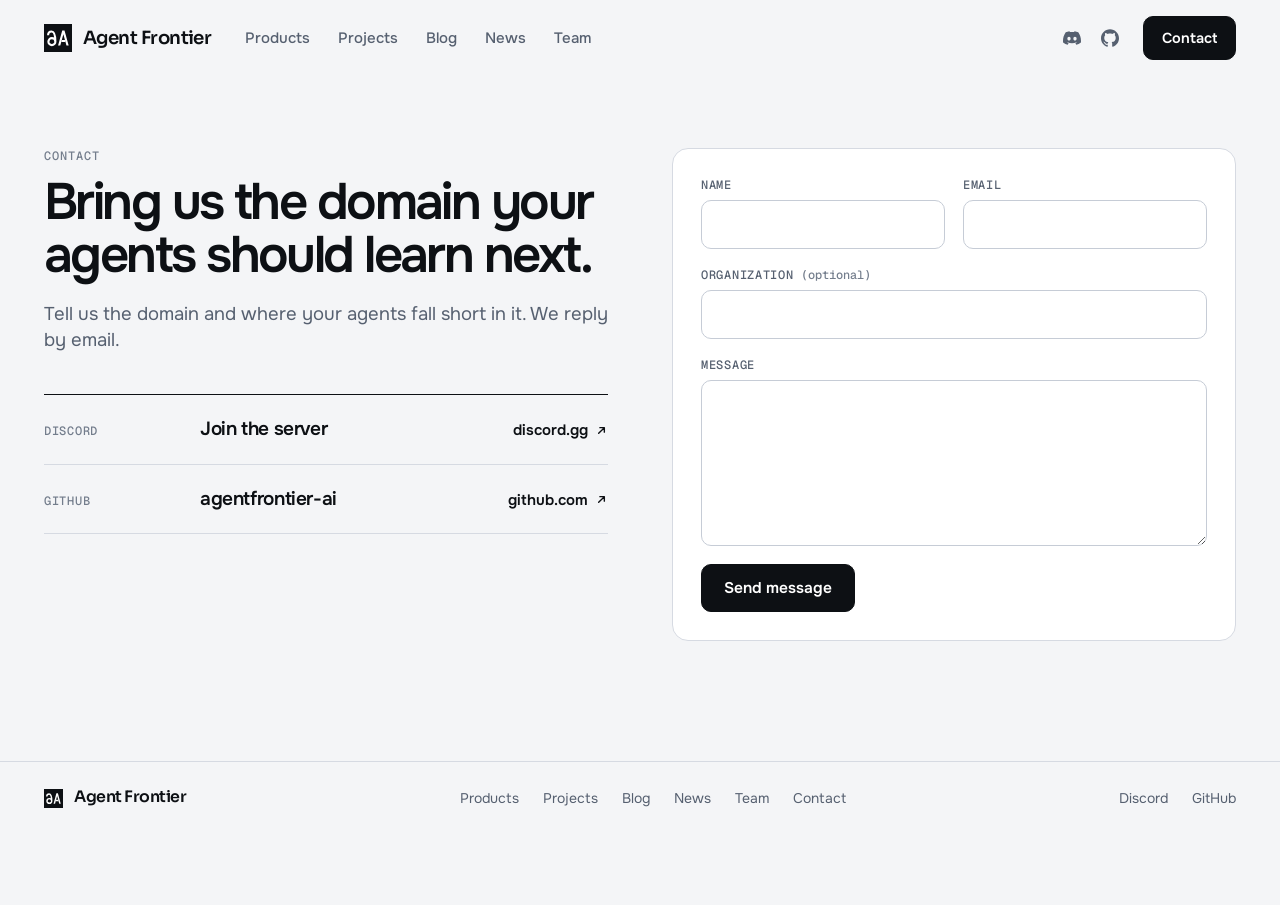
<file: contact/index.html>
<!doctype html>
<html lang="en">
<head>
<meta charset="utf-8">
<meta name="viewport" content="width=device-width, initial-scale=1, viewport-fit=cover">
<title>Contact · Agent Frontier</title>
<meta name="description" content="Agent Frontier turns emerging real-world domains and problems into frontier agent environments: AI-native environments, benchmarks, datasets and RL environments for evaluation, RL post-training and recursive self-improvement.">
<link rel="canonical" href="https://agentfrontier-ai.github.io/contact/">
<meta property="og:type" content="website">
<meta property="og:title" content="Contact · Agent Frontier">
<meta property="og:description" content="Agent Frontier turns emerging real-world domains and problems into frontier agent environments: AI-native environments, benchmarks, datasets and RL environments for evaluation, RL post-training and recursive self-improvement.">
<meta property="og:url" content="https://agentfrontier-ai.github.io/contact/">
<meta property="og:image" content="https://agentfrontier-ai.github.io/assets/og.jpg">
<meta name="twitter:card" content="summary_large_image">
<link rel="icon" type="image/svg+xml" href="../assets/favicon.svg">
<link rel="apple-touch-icon" href="../assets/icon-180.png">
<link rel="preconnect" href="https://fonts.googleapis.com">
<link rel="preconnect" href="https://fonts.gstatic.com" crossorigin>
<link rel="stylesheet" href="https://fonts.googleapis.com/css2?family=Onest:wght@400;500;600&family=Geist+Mono:wght@400;500&family=Instrument+Serif:ital@1&family=Sora:wght@600&display=swap">
<link rel="stylesheet" href="../assets/site.css">
</head>
<body>
<div class="page">
  <div class="wrap" id="top">
    <nav class="nav" aria-label="Main">
      <a class="brand" href="../">
        <span class="mk"><svg width="28" height="28" viewBox="0 0 100 100" aria-hidden="true"><rect width="100" height="100" rx="0" fill="currentColor"/><g transform="translate(11.4 23.0) scale(0.54)"><g transform="translate(1 0)"><path d="M5 31C5 16 15 7 28 7C45 7 53 34 53 74A23 23 0 1 1 7 74A23 23 0 0 1 53 74" fill="none" stroke="#FFFFFF" stroke-width="14.0" stroke-linejoin="round"/></g><g transform="translate(72.0 0)"><path d="M0.00 100.00L27.50 0.00L42.50 0.00L70.00 100.00L55.40 100.00L35.00 25.82L14.60 100.00z" fill="#FFFFFF"/><path d="M24.77 63.0L45.23 63.0L48.77 75.88L21.23 75.88z" fill="#FFFFFF"/></g></g></svg></span><span class="wm" style="font:600 .96em/1 'Sora',sans-serif;letter-spacing:-.03em">Agent Frontier</span>
      </a>
      <div class="links">
        <a href="../#products">Products</a>
        <a href="../#projects">Projects</a>
        <a href="../blog/">Blog</a>
        <a href="../news/">News</a>
        <a href="../team/">Team</a>
      </div>
      <div class="nav-r">
        <div class="soc">
            <a href="https://discord.gg/JPbFVPrW2" target="_blank" rel="noopener" aria-label="Discord" title="Discord"><svg viewBox="0 0 24 24" aria-hidden="true"><path d="M20.317 4.3698a19.7913 19.7913 0 00-4.8851-1.5152.0741.0741 0 00-.0785.0371c-.211.3753-.4447.8648-.6083 1.2495-1.8447-.2762-3.68-.2762-5.4868 0-.1636-.3933-.4058-.8742-.6177-1.2495a.077.077 0 00-.0785-.037 19.7363 19.7363 0 00-4.8852 1.515.0699.0699 0 00-.0321.0277C.5334 9.0458-.319 13.5799.0992 18.0578a.0824.0824 0 00.0312.0561c2.0528 1.5076 4.0413 2.4228 5.9929 3.0294a.0777.0777 0 00.0842-.0276c.4616-.6304.8731-1.2952 1.226-1.9942a.076.076 0 00-.0416-.1057c-.6528-.2476-1.2743-.5495-1.8722-.8923a.077.077 0 01-.0076-.1277c.1258-.0943.2517-.1923.3718-.2914a.0743.0743 0 01.0776-.0105c3.9278 1.7933 8.18 1.7933 12.0614 0a.0739.0739 0 01.0785.0095c.1202.099.246.1981.3728.2924a.077.077 0 01-.0066.1276 12.2986 12.2986 0 01-1.873.8914.0766.0766 0 00-.0407.1067c.3604.698.7719 1.3628 1.225 1.9932a.076.076 0 00.0842.0286c1.961-.6067 3.9495-1.5219 6.0023-3.0294a.077.077 0 00.0313-.0552c.5004-5.177-.8382-9.6739-3.5485-13.6604a.061.061 0 00-.0312-.0286zM8.02 15.3312c-1.1825 0-2.1569-1.0857-2.1569-2.419 0-1.3332.9555-2.4189 2.157-2.4189 1.2108 0 2.1757 1.0952 2.1568 2.419 0 1.3332-.9555 2.4189-2.1569 2.4189zm7.9748 0c-1.1825 0-2.1569-1.0857-2.1569-2.419 0-1.3332.9554-2.4189 2.1569-2.4189 1.2108 0 2.1757 1.0952 2.1568 2.419 0 1.3332-.946 2.4189-2.1568 2.4189Z"/></svg></a>
            
            
            <a href="https://github.com/agentfrontier-ai" target="_blank" rel="noopener" aria-label="GitHub" title="GitHub"><svg viewBox="0 0 24 24" aria-hidden="true"><path d="M12 .297c-6.63 0-12 5.373-12 12 0 5.303 3.438 9.8 8.205 11.385.6.113.82-.258.82-.577 0-.285-.01-1.04-.015-2.04-3.338.724-4.042-1.61-4.042-1.61C4.422 18.07 3.633 17.7 3.633 17.7c-1.087-.744.084-.729.084-.729 1.205.084 1.838 1.236 1.838 1.236 1.07 1.835 2.809 1.305 3.495.998.108-.776.417-1.305.76-1.605-2.665-.3-5.466-1.332-5.466-5.93 0-1.31.465-2.38 1.235-3.22-.135-.303-.54-1.523.105-3.176 0 0 1.005-.322 3.3 1.23.96-.267 1.98-.399 3-.405 1.02.006 2.04.138 3 .405 2.28-1.552 3.285-1.23 3.285-1.23.645 1.653.24 2.873.12 3.176.765.84 1.23 1.91 1.23 3.22 0 4.61-2.805 5.625-5.475 5.92.42.36.81 1.096.81 2.22 0 1.606-.015 2.896-.015 3.286 0 .315.21.69.825.57C20.565 22.092 24 17.592 24 12.297c0-6.627-5.373-12-12-12"/></svg></a>
          </div>
        <a class="btn sm solid" class="cur" href="../contact/" aria-current="page">Contact</a>
      </div>
    </nav>
  </div>

  <main class="view" data-view="home" hidden>
  <header class="hero">
    <div class="wrap">
      <div class="copy">
        <h1 id="h1"><span class="l1"><span class="ch">We turn <span id="adj">emerging real-world</span></span> <span class="ch">domains and problems</span></span> <span class="l2">into frontier <em class="ag">agent</em> <span class="swap" id="swap" data-words="environments.|benchmarks.|datasets.|RL environments."><span>environments.</span></span></span></h1>
        <p class="lede" id="lede">To advance frontier agents, we build AI-native environments for the domains they have not mastered, ready for evaluation, RL post-training and recursive self-improvement.</p>
        <div class="cta">
          <a class="btn solid" href="../contact/" aria-current="page">Talk to us</a>
          <a class="btn" href="#projects">See the projects</a>
        </div>
      </div>
    </div>
    <div class="stage" aria-hidden="true"><canvas id="frontier"></canvas><div class="hint">Drag to turn the globe</div></div>
  </header>

  <section class="sec" id="domains">
    <div class="wrap">
      <div class="label">New domains</div>
      <h2>Bring a new domain. Leave with agents that perform in it.</h2>
      <div class="flow">
        <div class="fl" data-rv><canvas data-flow="bring" aria-hidden="true"></canvas><i>You bring</i><h3>A professional domain or problem</h3><p>Business, enterprise or field work your agents cannot do yet.</p></div>
        <div class="fl" data-rv><canvas data-flow="build" aria-hidden="true"></canvas><i>We build</i><h3>AI-native environment, benchmark, RL environment</h3><p>Every task gets a verifier. Every run is recorded.</p></div>
        <div class="fl" data-rv><canvas data-flow="run" aria-hidden="true"></canvas><i>We evaluate and train</i><h3>Your agents on the new benchmark</h3><p>Then RL post-training and evaluation again, round after round.</p></div>
        <div class="fl" data-rv><canvas data-flow="get" aria-hidden="true"></canvas><i>You get</i><h3>Better-performing agents in your scenario</h3><p>Plus the benchmark, the RL environment and recursive self-improvement.</p></div>
      </div>
      <div class="belt-head label">Domains we work in today</div>
    </div>
    <div class="belt" id="belt">
      <div class="belt-in">
          <div class="bt"><canvas data-tile="swe" aria-hidden="true"></canvas><h3>Software engineering</h3><p>Build and repair software by running it.</p></div>
          <div class="bt"><canvas data-tile="radar" aria-hidden="true"></canvas><h3>Real-time operations</h3><p>Run dispatch, control rooms, trading desks, live broadcasts.</p></div>
          <div class="bt"><canvas data-tile="game" aria-hidden="true"></canvas><h3>Games</h3><p>Play, test and build games as people do.</p></div>
          <div class="bt"><canvas data-tile="arm" aria-hidden="true"></canvas><h3>Embodied agents</h3><p>Control robots that do physical work.</p></div>
          <div class="bt"><canvas data-tile="beam" aria-hidden="true"></canvas><h3>Design and manufacturing</h3><p>Design parts in CAD and program the machines.</p></div>
          <div class="bt"><canvas data-tile="lab" aria-hidden="true"></canvas><h3>Laboratory science</h3><p>Plan experiments, run instruments, analyze data.</p></div>
          <div class="bt"><canvas data-tile="chip" aria-hidden="true"></canvas><h3>Chip design</h3><p>Design chips, write tests, fix whichever is wrong.</p></div>
          <div class="bt"><canvas data-tile="space" aria-hidden="true"></canvas><h3>Space operations</h3><p>Operate spacecraft through brief contacts and delayed commands.</p></div>
          <div class="bt"><canvas data-tile="collab" aria-hidden="true"></canvas><h3>Human–agent teams</h3><p>Reconcile changes from several people and their agents.</p></div>
          <a class="bt open" href="../contact/" aria-current="page"><canvas data-next aria-hidden="true"></canvas><h3>The next domain</h3><p>Bring us yours.</p></a>
          <div class="bt" aria-hidden="true"><canvas data-tile="swe" aria-hidden="true"></canvas><h3>Software engineering</h3><p>Build and repair software by running it.</p></div>
          <div class="bt" aria-hidden="true"><canvas data-tile="radar" aria-hidden="true"></canvas><h3>Real-time operations</h3><p>Run dispatch, control rooms, trading desks, live broadcasts.</p></div>
          <div class="bt" aria-hidden="true"><canvas data-tile="game" aria-hidden="true"></canvas><h3>Games</h3><p>Play, test and build games as people do.</p></div>
          <div class="bt" aria-hidden="true"><canvas data-tile="arm" aria-hidden="true"></canvas><h3>Embodied agents</h3><p>Control robots that do physical work.</p></div>
          <div class="bt" aria-hidden="true"><canvas data-tile="beam" aria-hidden="true"></canvas><h3>Design and manufacturing</h3><p>Design parts in CAD and program the machines.</p></div>
          <div class="bt" aria-hidden="true"><canvas data-tile="lab" aria-hidden="true"></canvas><h3>Laboratory science</h3><p>Plan experiments, run instruments, analyze data.</p></div>
          <div class="bt" aria-hidden="true"><canvas data-tile="chip" aria-hidden="true"></canvas><h3>Chip design</h3><p>Design chips, write tests, fix whichever is wrong.</p></div>
          <div class="bt" aria-hidden="true"><canvas data-tile="space" aria-hidden="true"></canvas><h3>Space operations</h3><p>Operate spacecraft through brief contacts and delayed commands.</p></div>
          <div class="bt" aria-hidden="true"><canvas data-tile="collab" aria-hidden="true"></canvas><h3>Human–agent teams</h3><p>Reconcile changes from several people and their agents.</p></div>
          <a class="bt open" href="../contact/" aria-current="page" aria-hidden="true" tabindex="-1"><canvas data-next aria-hidden="true"></canvas><h3>The next domain</h3><p>Bring us yours.</p></a>
      </div>
    </div>
  </section>

  <section class="sec" id="products">
    <div class="wrap">
      <div class="label">Deliverables</div>
      <h2>Better agents, and everything that trained them.</h2>
      <div class="build">
        <canvas id="stack" role="img" aria-label="An environment drawn as six layers: the domain's data and state, its tools and equipment, its business logic, tasks, traces and replay, and a verifier. An agent works on the tools layer. The layers each deliverable uses are highlighted."></canvas>
        <div class="uses" id="uses" role="group" aria-label="Deliverables">
          <button class="use on" type="button" data-use="env" aria-pressed="true"><b>Environments</b><span>A domain's own tools, data and business logic, running as one system.</span><em>tools + data + business logic</em></button>
          <button class="use" type="button" data-use="bench" aria-pressed="false"><b>Benchmarks</b><span>A fixed set of tasks, each scored by its own verifier.</span><em>environment + tasks + verifier</em></button>
          <button class="use" type="button" data-use="data" aria-pressed="false"><b>Datasets</b><span>Every agent run recorded step by step, with its verdict.</span><em>tasks + traces and replay</em></button>
          <button class="use" type="button" data-use="rl" aria-pressed="false"><b>RL environments</b><span>A reproducible environment where the verifier is the reward for every episode.</span><em>environment + verifier as reward</em></button>
          <button class="use" type="button" data-use="agent" aria-pressed="false"><b>Post-trained agents</b><span>Your agents, post-trained with RL to perform better in your scenario.</span><em>your agent + tasks + reward</em></button>
          <button class="use" type="button" data-use="rsi" aria-pressed="false"><b>Recursive self-improvement</b><span>The environment set up for agents to improve themselves, round after round.</span><em>environment + agent, round after round</em></button>
        </div>
      </div>
    </div>
  </section>

  <section class="sec" id="rl">
    <div class="wrap">
      <div class="label">RL environments</div>
      <div class="head">
        <h2>RL environments with a reward you can trust.</h2>
        <div>
          <p class="sub">Human experts set the work and sign it off. Agents build, break and check everything in between.</p>
          <div class="legend"><span><svg width="20" height="24" viewBox="0 0 20 24" aria-hidden="true"><path d="M2.500 22.500c0-11.500 15-11.500 15 0z" fill="#fff" stroke="#0D1014" stroke-width="1.6" stroke-linejoin="round"/><circle cx="10" cy="6.200" r="4.200" fill="#fff" stroke="#0D1014" stroke-width="1.6"/></svg>Human expert</span><span><svg width="20" height="24" viewBox="0 0 20 24" aria-hidden="true"><path d="M3.500 22.500l3-10h7l3 10z" fill="#2B4BFF"/><path d="M10 1l5.200 5.500-5.200 5.500-5.200-5.500z" fill="#2B4BFF"/></svg>Agent</span></div>
        </div>
      </div>
      <div class="pipe"><canvas id="pipe" role="img" aria-label="How an RL environment is built, in six stations. A human expert sets the work and a builder agent creates the world, its tasks and their verifier. The reward is calibrated on right and wrong solutions. A red-team agent tries back doors, reward hacking and lucky guesses, and each one is closed or fixed. Frontier agents attempt the tasks in a sealed sandbox. An audit agent and a human expert read the failed runs. Then an agent trains in it and the verifier scores every episode."></canvas></div>
      <div class="steps" id="steps">
        <button class="step" type="button" data-step="0"><i>01</i><b>Build</b><span>A human expert sets the work. A builder agent creates the world, tasks and verifier.</span></button>
        <button class="step" type="button" data-step="1"><i>02</i><b>Calibrate</b><span>The verifier must reward right solutions and refuse plausible wrong ones.</span></button>
        <button class="step" type="button" data-step="2"><i>03</i><b>Red-team</b><span>An independent agent tries to get reward without doing the work.</span></button>
        <button class="step" type="button" data-step="3"><i>04</i><b>Frontier trials</b><span>Frontier agents run full episodes in sealed sandboxes.</span></button>
        <button class="step" type="button" data-step="4"><i>05</i><b>Audit</b><span>An audit agent and a human expert read every failed episode.</span></button>
        <button class="step" type="button" data-step="5"><i>06</i><b>Train</b><span>Only a checked environment gives reward to a training agent.</span></button>
      </div>
    </div>
    <div class="rlband">
      <div class="wrap rl">
        <div>
          <h2>Ready for RL post-training.</h2>
          <ul class="facts">
            <li>The verifier scores every episode</li>
            <li>Unseen task instances each episode</li>
            <li>Every episode recorded for replay</li>
          </ul>
        </div>
        <div class="chart">
          <div class="chart-top"><b>Mean episode reward</b><span>Illustrative run, not a result</span></div>
          <canvas id="curve" role="img" aria-label="Illustrative training run: mean episode reward rises and levels off over training steps, with held-out evaluation points and a strip of per-episode rewards underneath"></canvas>
        </div>
      </div>
    </div>
  </section>

  <section class="sec" id="projects">
    <div class="wrap">
      <div class="label">Projects</div>
      <h2>What we have shipped.</h2>
      <div class="plist">
        <a class="prow" data-rv href="https://zelongxueric.github.io/cua-swe-website/" target="_blank" rel="noopener">
          <span class="status live">Live</span>
          <h3>CUA-SWE</h3>
          <p class="d">Agents repair software by running it and looking at it.<span class="go">Project site <svg width="13" height="13" viewBox="0 0 16 16" fill="none" aria-hidden="true"><path d="M4.5 11.5l7-7M6 4.5h5.5V10" stroke="currentColor" stroke-width="1.7" stroke-linecap="round" stroke-linejoin="round"/></svg></span></p>
          <div class="tags"><span style="--h:43,75,255"><i></i>Software engineering</span><span style="--h:208,48,104"><i></i>Games</span><span>Computer-use agents</span></div>
        </a>
        <a class="prow" data-rv href="https://agent-social-bench.github.io/" target="_blank" rel="noopener">
          <span class="status live">Live</span>
          <h3>AgentSocialBench</h3>
          <p class="d">Agent teams serve different people and must keep each person's information private.<span class="go">Project site <svg width="13" height="13" viewBox="0 0 16 16" fill="none" aria-hidden="true"><path d="M4.5 11.5l7-7M6 4.5h5.5V10" stroke="currentColor" stroke-width="1.7" stroke-linecap="round" stroke-linejoin="round"/></svg></span></p>
          <div class="tags"><span style="--h:12,124,176"><i></i>Human–agent teams</span><span style="--h:34,52,120"><i></i>Multi-agent collaboration</span></div>
        </a>
        <a class="prow" data-rv href="https://arxiv.org/abs/2608.03499" target="_blank" rel="noopener">
          <span class="status live">Live</span>
          <h3>WeClawArena</h3>
          <p class="d">Agents acting for different owners collaborate across private workspaces, with every step audited.<span class="go">Paper <svg width="13" height="13" viewBox="0 0 16 16" fill="none" aria-hidden="true"><path d="M4.5 11.5l7-7M6 4.5h5.5V10" stroke="currentColor" stroke-width="1.7" stroke-linecap="round" stroke-linejoin="round"/></svg></span></p>
          <div class="tags"><span style="--h:12,124,176"><i></i>Human–agent teams</span><span style="--h:34,52,120"><i></i>Multi-agent collaboration</span></div>
        </a>
      </div>
    </div>
  </section>

  <section class="close">
    <div class="wrap">
      <div class="close-in">
        <div><h2>Bring us the domain your agents should learn next.</h2><p>We build its benchmark and RL environment, evaluate and post-train your agents, and set them up for recursive self-improvement.</p></div>
        <a class="btn" href="../contact/" aria-current="page">Contact us</a>
      </div>
    </div>
  </section>
  </main>

  <main class="view pagepad" data-view="news" hidden>
    <div class="wrap pagehead"><h1>News</h1></div>
    <div class="wrap">
      <div class="rows">
        <a class="nrow" href="https://zelongxueric.github.io/cua-swe-website/" target="_blank" rel="noopener"><i>Release</i><span>CUA-SWE is live.</span><span class="go">Project site <svg width="13" height="13" viewBox="0 0 16 16" fill="none" aria-hidden="true"><path d="M4.5 11.5l7-7M6 4.5h5.5V10" stroke="currentColor" stroke-width="1.7" stroke-linecap="round" stroke-linejoin="round"/></svg></span></a>
        <a class="nrow" href="https://arxiv.org/abs/2608.03499" target="_blank" rel="noopener"><i>Aug 2026</i><span>WeClawArena is live.</span><span class="go">Paper <svg width="13" height="13" viewBox="0 0 16 16" fill="none" aria-hidden="true"><path d="M4.5 11.5l7-7M6 4.5h5.5V10" stroke="currentColor" stroke-width="1.7" stroke-linecap="round" stroke-linejoin="round"/></svg></span></a>
        <a class="nrow" href="https://agent-social-bench.github.io/" target="_blank" rel="noopener"><i>Apr 2026</i><span>AgentSocialBench is live.</span><span class="go">Project site <svg width="13" height="13" viewBox="0 0 16 16" fill="none" aria-hidden="true"><path d="M4.5 11.5l7-7M6 4.5h5.5V10" stroke="currentColor" stroke-width="1.7" stroke-linecap="round" stroke-linejoin="round"/></svg></span></a>
      </div>
    </div>
  </main>

  <main class="view pagepad" data-view="blog" hidden>
    <div class="wrap pagehead"><h1>Blog</h1></div>
    <div class="wrap">
      <p class="empty">No posts yet. New work is announced on the <a href="../news/">News</a> page.</p>
    </div>
  </main>

  <main class="view pagepad" data-view="team" hidden>
    <div class="wrap pagehead"><h1>Team</h1></div>
    <div class="wrap">
      <div class="from"><div class="label">Built by AI experts from</div><div class="logos"><img src="../assets/orgs/mono-cmu.png" alt="Carnegie Mellon University" title="Carnegie Mellon University" style="height:22px"><img src="../assets/orgs/mono-usc.png" alt="University of Southern California" title="University of Southern California" style="height:23px"><img src="../assets/orgs/mono-ucla.png" alt="UCLA" title="UCLA" style="height:20px"><img src="../assets/orgs/mono-asu.png" alt="Arizona State University" title="Arizona State University" style="height:26px"><img src="../assets/orgs/mono-wisc.png" alt="University of Wisconsin–Madison" title="University of Wisconsin–Madison" style="height:44px"><img src="../assets/orgs/mono-princeton.png" alt="Princeton University" title="Princeton University" style="height:30px"><img src="../assets/orgs/mono-uiuc.png" alt="University of Illinois Urbana-Champaign" title="University of Illinois Urbana-Champaign" style="height:36px"><img src="../assets/orgs/mono-nd.png" alt="University of Notre Dame" title="University of Notre Dame" style="height:34px"><img src="../assets/orgs/mono-aws.png" alt="Amazon Web Services" title="Amazon Web Services" style="height:32px"><img src="../assets/orgs/mono-scale.png" alt="Scale AI" title="Scale AI" style="height:28px"><img src="../assets/orgs/mono-zoom.png" alt="Zoom" title="Zoom" style="height:19px"></div></div>
      <div class="people"><div class="person"><div class="top"><img src="../assets/avatars/prince.jpg" alt="" width="104" height="104" loading="lazy"><div><h3>Prince</h3><i>Founder and Organizer</i></div></div><ul><li>PhD in Information Systems, Carnegie Mellon University</li><li>LLM agents, agentic post-training, recursive self-improvement</li><li>Entrepreneur</li></ul><a class="go" href="https://kingofspace0wzz.github.io/" target="_blank" rel="noopener">Website <svg width="13" height="13" viewBox="0 0 16 16" fill="none" aria-hidden="true"><path d="M4.5 11.5l7-7M6 4.5h5.5V10" stroke="currentColor" stroke-width="1.7" stroke-linecap="round" stroke-linejoin="round"/></svg></a></div><div class="person"><div class="top"><img src="../assets/avatars/chloe.jpg" alt="" width="104" height="104" loading="lazy"><div><h3>Chloe</h3><i>Advisor and Organizer</i></div></div><ul><li>PhD in Computer Science, Carnegie Mellon University</li><li>LLM agents, agentic post-training, recursive self-improvement</li></ul></div><div class="person"><div class="top"><img src="../assets/avatars/sherry.jpg" alt="" width="104" height="104" loading="lazy"><div><h3>Sherry</h3><i>Advisor</i></div></div><ul><li>Faculty, Carnegie Mellon University</li><li>Human–AI interaction, real-world AI evaluation</li></ul><a class="go" href="https://www.cs.cmu.edu/~sherryw/" target="_blank" rel="noopener">Website <svg width="13" height="13" viewBox="0 0 16 16" fill="none" aria-hidden="true"><path d="M4.5 11.5l7-7M6 4.5h5.5V10" stroke="currentColor" stroke-width="1.7" stroke-linecap="round" stroke-linejoin="round"/></svg></a></div><div class="person"><div class="top"><img src="../assets/avatars/xiyang.jpg" alt="" width="104" height="104" loading="lazy"><div><h3>Xiyang</h3><i>Advisor</i></div></div><ul><li>Faculty, Arizona State University</li><li>LLM agents</li></ul><a class="go" href="https://xiyanghu.github.io/" target="_blank" rel="noopener">Website <svg width="13" height="13" viewBox="0 0 16 16" fill="none" aria-hidden="true"><path d="M4.5 11.5l7-7M6 4.5h5.5V10" stroke="currentColor" stroke-width="1.7" stroke-linecap="round" stroke-linejoin="round"/></svg></a></div><div class="person"><div class="top"><img src="../assets/avatars/yaqi.jpg" alt="" width="104" height="104" loading="lazy"><div><h3>Yaqi</h3><i>Advisor</i></div></div><ul><li>Faculty, University of Illinois Urbana-Champaign</li><li>Embodied agents</li><li>Neuro-symbolic AI, human–AI collaboration, robotics</li></ul><a class="go" href="https://yaqi-xie.me/" target="_blank" rel="noopener">Website <svg width="13" height="13" viewBox="0 0 16 16" fill="none" aria-hidden="true"><path d="M4.5 11.5l7-7M6 4.5h5.5V10" stroke="currentColor" stroke-width="1.7" stroke-linecap="round" stroke-linejoin="round"/></svg></a></div><div class="person"><div class="top"><img src="../assets/avatars/yue.jpg" alt="" width="104" height="104" loading="lazy"><div><h3>Yue</h3><i>Advisor</i></div></div><ul><li>Faculty, University of Southern California</li><li>LLM agents</li><li>Auditable agent systems, AI auditing, AI safety</li></ul><a class="go" href="https://viterbi-web.usc.edu/~yzhao010/" target="_blank" rel="noopener">Website <svg width="13" height="13" viewBox="0 0 16 16" fill="none" aria-hidden="true"><path d="M4.5 11.5l7-7M6 4.5h5.5V10" stroke="currentColor" stroke-width="1.7" stroke-linecap="round" stroke-linejoin="round"/></svg></a></div><div class="person"><div class="top"><img src="../assets/avatars/yuhang.jpg" alt="" width="104" height="104" loading="lazy"><div><h3>Yuhang</h3><i>Advisor and Core contributor</i></div></div><ul><li>PhD in Computer Science</li><li>LLM agents, multi-agent systems</li></ul></div><div class="person"><div class="top"><div><h3>Chaorui</h3><i>Organizer and Core contributor</i></div></div><ul><li>PhD, UCLA</li><li>Agentic reinforcement learning, agent post-training</li></ul></div><div class="person"><div class="top"><img src="../assets/avatars/defu.jpg" alt="" width="104" height="104" loading="lazy"><div><h3>Defu</h3><i>Core contributor</i></div></div><ul><li>PhD, University of Southern California</li><li>Agentic post-training, agent harnesses and skills, LLM safety, scientific foundation models, numerical LLM interfaces</li></ul></div><div class="person"><div class="top"><img src="../assets/avatars/eric.jpg" alt="" width="104" height="104" loading="lazy"><div><h3>Eric</h3><i>Core contributor</i></div></div><ul><li>University of Wisconsin–Madison</li><li>LLM agents</li></ul></div><div class="person"><div class="top"><img src="../assets/avatars/heady.jpg" alt="" width="104" height="104" loading="lazy"><div><h3>Heady</h3><i>Core contributor</i></div></div><ul><li>University of Southern California</li><li>LLM agents, entrepreneur</li></ul></div><div class="person"><div class="top"><img src="../assets/avatars/justin.jpg" alt="" width="104" height="104" loading="lazy"><div><h3>Justin</h3><i>Core contributor</i></div></div><ul><li>University of Southern California</li><li>LLM agents, entrepreneur</li></ul></div><div class="person"><div class="top"><img src="../assets/avatars/leo.jpg" alt="" width="104" height="104" loading="lazy"><div><h3>Leo</h3><i>Core contributor</i></div></div><ul><li>University of Southern California</li><li>LLM agents</li></ul></div><div class="person"><div class="top"><img src="../assets/avatars/vivian.jpg" alt="" width="104" height="104" loading="lazy"><div><h3>Vivian</h3><i>Core contributor</i></div></div><ul><li>PhD, Carnegie Mellon University</li><li>Scale AI</li><li>Agent post-training, LLM evaluation</li></ul></div><div class="person"><div class="top"><img src="../assets/avatars/will.jpg" alt="" width="104" height="104" loading="lazy"><div><h3>Will</h3><i>Core contributor</i></div></div><ul><li>PhD, Arizona State University</li><li>LLM agents, agent post-training</li></ul></div><div class="person"><div class="top"><div><h3>Yifu</h3><i>Core contributor</i></div></div><ul><li>PhD, Princeton University</li><li>LLM agents, agent post-training, world models, reinforcement learning</li></ul></div><div class="person"><div class="top"><img src="../assets/avatars/yingtao.jpg" alt="" width="104" height="104" loading="lazy"><div><h3>Yingtao</h3><i>Core contributor</i></div></div><ul><li>PhD, Carnegie Mellon University</li><li>LLM agents, LLM reasoning, agent post-training</li></ul></div><div class="person"><div class="top"><div><h3>Yiyue</h3><i>Core contributor</i></div></div><ul><li>PhD, University of Notre Dame</li><li>LLM agents, agent post-training</li></ul></div><div class="person"><div class="top"><div><h3>Yuding</h3><i>Core contributor</i></div></div><ul><li>Carnegie Mellon University</li></ul></div></div>
    </div>
  </main>

  <main class="view pagepad" data-view="contact">
    <div class="wrap contact-grid">
      <div class="c-head">
        <div class="label">Contact</div>
        <h1>Bring us the domain your agents should learn next.</h1>
        <p class="sub">Tell us the domain and where your agents fall short in it. We reply by email.</p>
      </div>
      <div class="c-form">
        <form class="cform" id="cform" novalidate data-key="5f7d877e-4e9d-4d29-bb42-9f5d0dbb5557">
          <div class="f2">
            <label class="field"><span>Name</span><input name="name" type="text" autocomplete="name" required></label>
            <label class="field"><span>Email</span><input name="email" type="email" autocomplete="email" inputmode="email" required></label>
          </div>
          <label class="field"><span>Organization <em>(optional)</em></span><input name="organization" type="text" autocomplete="organization"></label>
          <label class="field"><span>Message</span><textarea name="message" rows="6" required></textarea></label>
          <input class="hp" type="checkbox" name="botcheck" tabindex="-1" autocomplete="off" aria-hidden="true">
          <div class="f-foot"><button class="btn solid" type="submit">Send message</button><p class="f-status" id="cstatus" role="status" aria-live="polite"></p></div>
        </form>
        <div class="csent" id="csent" tabindex="-1" hidden><h2>Message sent.</h2><p>Thank you. We will reply to the address you gave.</p></div>
      </div>
      <div class="ways">
        <a class="way" href="https://discord.gg/JPbFVPrW2" target="_blank" rel="noopener"><i>Discord</i><b>Join the server</b><span class="go">discord.gg <svg width="13" height="13" viewBox="0 0 16 16" fill="none" aria-hidden="true"><path d="M4.5 11.5l7-7M6 4.5h5.5V10" stroke="currentColor" stroke-width="1.7" stroke-linecap="round" stroke-linejoin="round"/></svg></span></a>
        <a class="way" href="https://github.com/agentfrontier-ai" target="_blank" rel="noopener"><i>GitHub</i><b>agentfrontier-ai</b><span class="go">github.com <svg width="13" height="13" viewBox="0 0 16 16" fill="none" aria-hidden="true"><path d="M4.5 11.5l7-7M6 4.5h5.5V10" stroke="currentColor" stroke-width="1.7" stroke-linecap="round" stroke-linejoin="round"/></svg></span></a>
      </div>
    </div>
  </main>

  <footer>
    <div class="wrap">
      <span class="brand"><span class="mk"><svg width="28" height="28" viewBox="0 0 100 100" aria-hidden="true"><rect width="100" height="100" rx="0" fill="currentColor"/><g transform="translate(11.4 23.0) scale(0.54)"><g transform="translate(1 0)"><path d="M5 31C5 16 15 7 28 7C45 7 53 34 53 74A23 23 0 1 1 7 74A23 23 0 0 1 53 74" fill="none" stroke="#FFFFFF" stroke-width="14.0" stroke-linejoin="round"/></g><g transform="translate(72.0 0)"><path d="M0.00 100.00L27.50 0.00L42.50 0.00L70.00 100.00L55.40 100.00L35.00 25.82L14.60 100.00z" fill="#FFFFFF"/><path d="M24.77 63.0L45.23 63.0L48.77 75.88L21.23 75.88z" fill="#FFFFFF"/></g></g></svg></span><span class="wm" style="font:600 .96em/1 'Sora',sans-serif;letter-spacing:-.03em">Agent Frontier</span></span>
      <nav aria-label="Footer"><a href="../#products">Products</a><a href="../#projects">Projects</a><a href="../blog/">Blog</a><a href="../news/">News</a><a href="../team/">Team</a><a href="../contact/" aria-current="page">Contact</a></nav>
      <nav aria-label="Social"><a href="https://discord.gg/JPbFVPrW2" target="_blank" rel="noopener">Discord</a><a href="https://github.com/agentfrontier-ai" target="_blank" rel="noopener">GitHub</a></nav>
    </div>
  </footer>
</div>
<script src="../assets/site.js" defer></script>
</body>
</html>
</file>
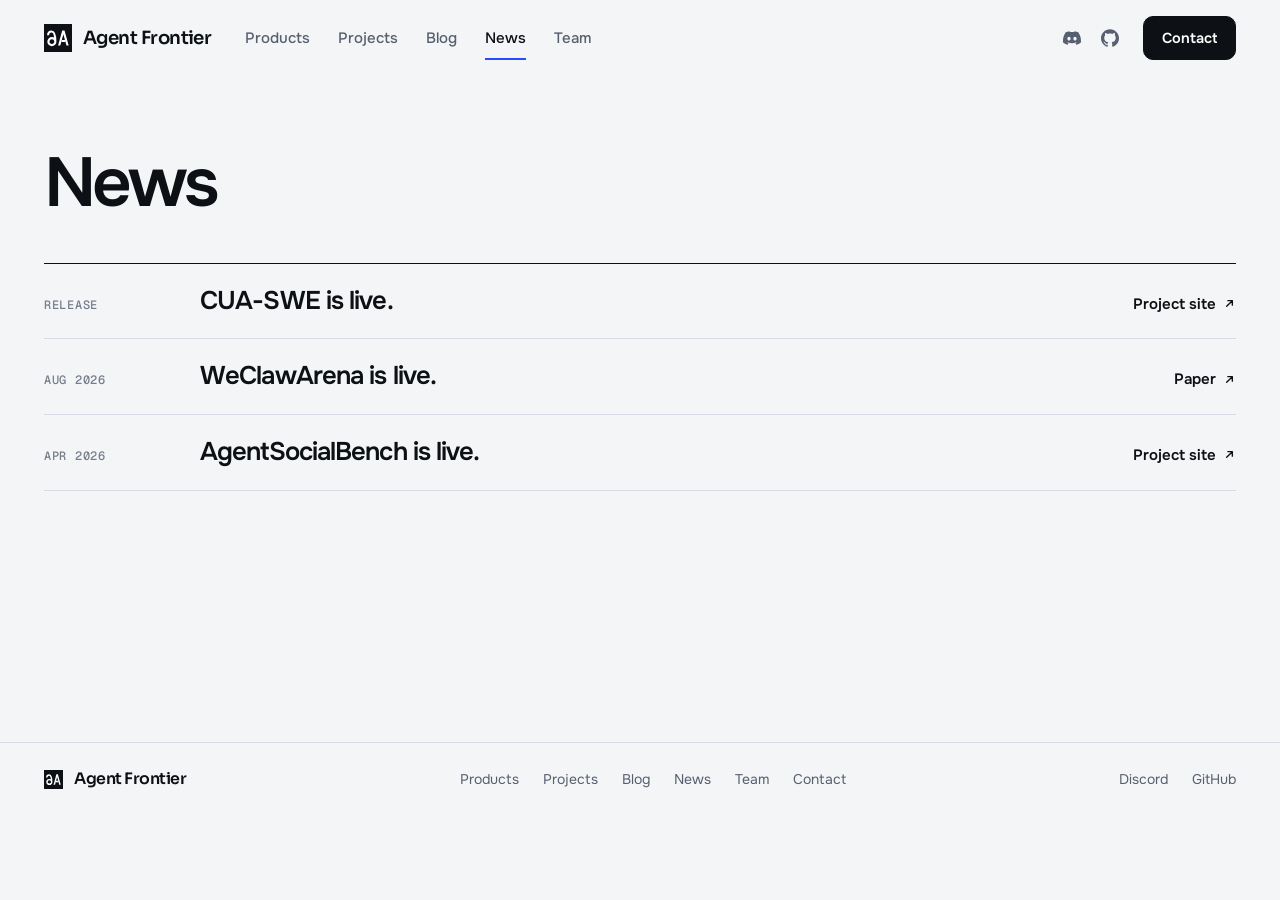
<file: news/index.html>
<!doctype html>
<html lang="en">
<head>
<meta charset="utf-8">
<meta name="viewport" content="width=device-width, initial-scale=1, viewport-fit=cover">
<title>News · Agent Frontier</title>
<meta name="description" content="Agent Frontier turns emerging real-world domains and problems into frontier agent environments: AI-native environments, benchmarks, datasets and RL environments for evaluation, RL post-training and recursive self-improvement.">
<link rel="canonical" href="https://agentfrontier-ai.github.io/news/">
<meta property="og:type" content="website">
<meta property="og:title" content="News · Agent Frontier">
<meta property="og:description" content="Agent Frontier turns emerging real-world domains and problems into frontier agent environments: AI-native environments, benchmarks, datasets and RL environments for evaluation, RL post-training and recursive self-improvement.">
<meta property="og:url" content="https://agentfrontier-ai.github.io/news/">
<meta property="og:image" content="https://agentfrontier-ai.github.io/assets/og.jpg">
<meta name="twitter:card" content="summary_large_image">
<link rel="icon" type="image/svg+xml" href="../assets/favicon.svg">
<link rel="apple-touch-icon" href="../assets/icon-180.png">
<link rel="preconnect" href="https://fonts.googleapis.com">
<link rel="preconnect" href="https://fonts.gstatic.com" crossorigin>
<link rel="stylesheet" href="https://fonts.googleapis.com/css2?family=Onest:wght@400;500;600&family=Geist+Mono:wght@400;500&family=Instrument+Serif:ital@1&family=Sora:wght@600&display=swap">
<link rel="stylesheet" href="../assets/site.css">
</head>
<body>
<div class="page">
  <div class="wrap" id="top">
    <nav class="nav" aria-label="Main">
      <a class="brand" href="../">
        <span class="mk"><svg width="28" height="28" viewBox="0 0 100 100" aria-hidden="true"><rect width="100" height="100" rx="0" fill="currentColor"/><g transform="translate(11.4 23.0) scale(0.54)"><g transform="translate(1 0)"><path d="M5 31C5 16 15 7 28 7C45 7 53 34 53 74A23 23 0 1 1 7 74A23 23 0 0 1 53 74" fill="none" stroke="#FFFFFF" stroke-width="14.0" stroke-linejoin="round"/></g><g transform="translate(72.0 0)"><path d="M0.00 100.00L27.50 0.00L42.50 0.00L70.00 100.00L55.40 100.00L35.00 25.82L14.60 100.00z" fill="#FFFFFF"/><path d="M24.77 63.0L45.23 63.0L48.77 75.88L21.23 75.88z" fill="#FFFFFF"/></g></g></svg></span><span class="wm" style="font:600 .96em/1 'Sora',sans-serif;letter-spacing:-.03em">Agent Frontier</span>
      </a>
      <div class="links">
        <a href="../#products">Products</a>
        <a href="../#projects">Projects</a>
        <a href="../blog/">Blog</a>
        <a class="cur" href="../news/" aria-current="page">News</a>
        <a href="../team/">Team</a>
      </div>
      <div class="nav-r">
        <div class="soc">
            <a href="https://discord.gg/JPbFVPrW2" target="_blank" rel="noopener" aria-label="Discord" title="Discord"><svg viewBox="0 0 24 24" aria-hidden="true"><path d="M20.317 4.3698a19.7913 19.7913 0 00-4.8851-1.5152.0741.0741 0 00-.0785.0371c-.211.3753-.4447.8648-.6083 1.2495-1.8447-.2762-3.68-.2762-5.4868 0-.1636-.3933-.4058-.8742-.6177-1.2495a.077.077 0 00-.0785-.037 19.7363 19.7363 0 00-4.8852 1.515.0699.0699 0 00-.0321.0277C.5334 9.0458-.319 13.5799.0992 18.0578a.0824.0824 0 00.0312.0561c2.0528 1.5076 4.0413 2.4228 5.9929 3.0294a.0777.0777 0 00.0842-.0276c.4616-.6304.8731-1.2952 1.226-1.9942a.076.076 0 00-.0416-.1057c-.6528-.2476-1.2743-.5495-1.8722-.8923a.077.077 0 01-.0076-.1277c.1258-.0943.2517-.1923.3718-.2914a.0743.0743 0 01.0776-.0105c3.9278 1.7933 8.18 1.7933 12.0614 0a.0739.0739 0 01.0785.0095c.1202.099.246.1981.3728.2924a.077.077 0 01-.0066.1276 12.2986 12.2986 0 01-1.873.8914.0766.0766 0 00-.0407.1067c.3604.698.7719 1.3628 1.225 1.9932a.076.076 0 00.0842.0286c1.961-.6067 3.9495-1.5219 6.0023-3.0294a.077.077 0 00.0313-.0552c.5004-5.177-.8382-9.6739-3.5485-13.6604a.061.061 0 00-.0312-.0286zM8.02 15.3312c-1.1825 0-2.1569-1.0857-2.1569-2.419 0-1.3332.9555-2.4189 2.157-2.4189 1.2108 0 2.1757 1.0952 2.1568 2.419 0 1.3332-.9555 2.4189-2.1569 2.4189zm7.9748 0c-1.1825 0-2.1569-1.0857-2.1569-2.419 0-1.3332.9554-2.4189 2.1569-2.4189 1.2108 0 2.1757 1.0952 2.1568 2.419 0 1.3332-.946 2.4189-2.1568 2.4189Z"/></svg></a>
            
            
            <a href="https://github.com/agentfrontier-ai" target="_blank" rel="noopener" aria-label="GitHub" title="GitHub"><svg viewBox="0 0 24 24" aria-hidden="true"><path d="M12 .297c-6.63 0-12 5.373-12 12 0 5.303 3.438 9.8 8.205 11.385.6.113.82-.258.82-.577 0-.285-.01-1.04-.015-2.04-3.338.724-4.042-1.61-4.042-1.61C4.422 18.07 3.633 17.7 3.633 17.7c-1.087-.744.084-.729.084-.729 1.205.084 1.838 1.236 1.838 1.236 1.07 1.835 2.809 1.305 3.495.998.108-.776.417-1.305.76-1.605-2.665-.3-5.466-1.332-5.466-5.93 0-1.31.465-2.38 1.235-3.22-.135-.303-.54-1.523.105-3.176 0 0 1.005-.322 3.3 1.23.96-.267 1.98-.399 3-.405 1.02.006 2.04.138 3 .405 2.28-1.552 3.285-1.23 3.285-1.23.645 1.653.24 2.873.12 3.176.765.84 1.23 1.91 1.23 3.22 0 4.61-2.805 5.625-5.475 5.92.42.36.81 1.096.81 2.22 0 1.606-.015 2.896-.015 3.286 0 .315.21.69.825.57C20.565 22.092 24 17.592 24 12.297c0-6.627-5.373-12-12-12"/></svg></a>
          </div>
        <a class="btn sm solid" href="../contact/">Contact</a>
      </div>
    </nav>
  </div>

  <main class="view" data-view="home" hidden>
  <header class="hero">
    <div class="wrap">
      <div class="copy">
        <h1 id="h1"><span class="l1"><span class="ch">We turn <span id="adj">emerging real-world</span></span> <span class="ch">domains and problems</span></span> <span class="l2">into frontier <em class="ag">agent</em> <span class="swap" id="swap" data-words="environments.|benchmarks.|datasets.|RL environments."><span>environments.</span></span></span></h1>
        <p class="lede" id="lede">To advance frontier agents, we build AI-native environments for the domains they have not mastered, ready for evaluation, RL post-training and recursive self-improvement.</p>
        <div class="cta">
          <a class="btn solid" href="../contact/">Talk to us</a>
          <a class="btn" href="#projects">See the projects</a>
        </div>
      </div>
    </div>
    <div class="stage" aria-hidden="true"><canvas id="frontier"></canvas><div class="hint">Drag to turn the globe</div></div>
  </header>

  <section class="sec" id="domains">
    <div class="wrap">
      <div class="label">New domains</div>
      <h2>Bring a new domain. Leave with agents that perform in it.</h2>
      <div class="flow">
        <div class="fl" data-rv><canvas data-flow="bring" aria-hidden="true"></canvas><i>You bring</i><h3>A professional domain or problem</h3><p>Business, enterprise or field work your agents cannot do yet.</p></div>
        <div class="fl" data-rv><canvas data-flow="build" aria-hidden="true"></canvas><i>We build</i><h3>AI-native environment, benchmark, RL environment</h3><p>Every task gets a verifier. Every run is recorded.</p></div>
        <div class="fl" data-rv><canvas data-flow="run" aria-hidden="true"></canvas><i>We evaluate and train</i><h3>Your agents on the new benchmark</h3><p>Then RL post-training and evaluation again, round after round.</p></div>
        <div class="fl" data-rv><canvas data-flow="get" aria-hidden="true"></canvas><i>You get</i><h3>Better-performing agents in your scenario</h3><p>Plus the benchmark, the RL environment and recursive self-improvement.</p></div>
      </div>
      <div class="belt-head label">Domains we work in today</div>
    </div>
    <div class="belt" id="belt">
      <div class="belt-in">
          <div class="bt"><canvas data-tile="swe" aria-hidden="true"></canvas><h3>Software engineering</h3><p>Build and repair software by running it.</p></div>
          <div class="bt"><canvas data-tile="radar" aria-hidden="true"></canvas><h3>Real-time operations</h3><p>Run dispatch, control rooms, trading desks, live broadcasts.</p></div>
          <div class="bt"><canvas data-tile="game" aria-hidden="true"></canvas><h3>Games</h3><p>Play, test and build games as people do.</p></div>
          <div class="bt"><canvas data-tile="arm" aria-hidden="true"></canvas><h3>Embodied agents</h3><p>Control robots that do physical work.</p></div>
          <div class="bt"><canvas data-tile="beam" aria-hidden="true"></canvas><h3>Design and manufacturing</h3><p>Design parts in CAD and program the machines.</p></div>
          <div class="bt"><canvas data-tile="lab" aria-hidden="true"></canvas><h3>Laboratory science</h3><p>Plan experiments, run instruments, analyze data.</p></div>
          <div class="bt"><canvas data-tile="chip" aria-hidden="true"></canvas><h3>Chip design</h3><p>Design chips, write tests, fix whichever is wrong.</p></div>
          <div class="bt"><canvas data-tile="space" aria-hidden="true"></canvas><h3>Space operations</h3><p>Operate spacecraft through brief contacts and delayed commands.</p></div>
          <div class="bt"><canvas data-tile="collab" aria-hidden="true"></canvas><h3>Human–agent teams</h3><p>Reconcile changes from several people and their agents.</p></div>
          <a class="bt open" href="../contact/"><canvas data-next aria-hidden="true"></canvas><h3>The next domain</h3><p>Bring us yours.</p></a>
          <div class="bt" aria-hidden="true"><canvas data-tile="swe" aria-hidden="true"></canvas><h3>Software engineering</h3><p>Build and repair software by running it.</p></div>
          <div class="bt" aria-hidden="true"><canvas data-tile="radar" aria-hidden="true"></canvas><h3>Real-time operations</h3><p>Run dispatch, control rooms, trading desks, live broadcasts.</p></div>
          <div class="bt" aria-hidden="true"><canvas data-tile="game" aria-hidden="true"></canvas><h3>Games</h3><p>Play, test and build games as people do.</p></div>
          <div class="bt" aria-hidden="true"><canvas data-tile="arm" aria-hidden="true"></canvas><h3>Embodied agents</h3><p>Control robots that do physical work.</p></div>
          <div class="bt" aria-hidden="true"><canvas data-tile="beam" aria-hidden="true"></canvas><h3>Design and manufacturing</h3><p>Design parts in CAD and program the machines.</p></div>
          <div class="bt" aria-hidden="true"><canvas data-tile="lab" aria-hidden="true"></canvas><h3>Laboratory science</h3><p>Plan experiments, run instruments, analyze data.</p></div>
          <div class="bt" aria-hidden="true"><canvas data-tile="chip" aria-hidden="true"></canvas><h3>Chip design</h3><p>Design chips, write tests, fix whichever is wrong.</p></div>
          <div class="bt" aria-hidden="true"><canvas data-tile="space" aria-hidden="true"></canvas><h3>Space operations</h3><p>Operate spacecraft through brief contacts and delayed commands.</p></div>
          <div class="bt" aria-hidden="true"><canvas data-tile="collab" aria-hidden="true"></canvas><h3>Human–agent teams</h3><p>Reconcile changes from several people and their agents.</p></div>
          <a class="bt open" href="../contact/" aria-hidden="true" tabindex="-1"><canvas data-next aria-hidden="true"></canvas><h3>The next domain</h3><p>Bring us yours.</p></a>
      </div>
    </div>
  </section>

  <section class="sec" id="products">
    <div class="wrap">
      <div class="label">Deliverables</div>
      <h2>Better agents, and everything that trained them.</h2>
      <div class="build">
        <canvas id="stack" role="img" aria-label="An environment drawn as six layers: the domain's data and state, its tools and equipment, its business logic, tasks, traces and replay, and a verifier. An agent works on the tools layer. The layers each deliverable uses are highlighted."></canvas>
        <div class="uses" id="uses" role="group" aria-label="Deliverables">
          <button class="use on" type="button" data-use="env" aria-pressed="true"><b>Environments</b><span>A domain's own tools, data and business logic, running as one system.</span><em>tools + data + business logic</em></button>
          <button class="use" type="button" data-use="bench" aria-pressed="false"><b>Benchmarks</b><span>A fixed set of tasks, each scored by its own verifier.</span><em>environment + tasks + verifier</em></button>
          <button class="use" type="button" data-use="data" aria-pressed="false"><b>Datasets</b><span>Every agent run recorded step by step, with its verdict.</span><em>tasks + traces and replay</em></button>
          <button class="use" type="button" data-use="rl" aria-pressed="false"><b>RL environments</b><span>A reproducible environment where the verifier is the reward for every episode.</span><em>environment + verifier as reward</em></button>
          <button class="use" type="button" data-use="agent" aria-pressed="false"><b>Post-trained agents</b><span>Your agents, post-trained with RL to perform better in your scenario.</span><em>your agent + tasks + reward</em></button>
          <button class="use" type="button" data-use="rsi" aria-pressed="false"><b>Recursive self-improvement</b><span>The environment set up for agents to improve themselves, round after round.</span><em>environment + agent, round after round</em></button>
        </div>
      </div>
    </div>
  </section>

  <section class="sec" id="rl">
    <div class="wrap">
      <div class="label">RL environments</div>
      <div class="head">
        <h2>RL environments with a reward you can trust.</h2>
        <div>
          <p class="sub">Human experts set the work and sign it off. Agents build, break and check everything in between.</p>
          <div class="legend"><span><svg width="20" height="24" viewBox="0 0 20 24" aria-hidden="true"><path d="M2.500 22.500c0-11.500 15-11.500 15 0z" fill="#fff" stroke="#0D1014" stroke-width="1.6" stroke-linejoin="round"/><circle cx="10" cy="6.200" r="4.200" fill="#fff" stroke="#0D1014" stroke-width="1.6"/></svg>Human expert</span><span><svg width="20" height="24" viewBox="0 0 20 24" aria-hidden="true"><path d="M3.500 22.500l3-10h7l3 10z" fill="#2B4BFF"/><path d="M10 1l5.200 5.500-5.200 5.500-5.200-5.500z" fill="#2B4BFF"/></svg>Agent</span></div>
        </div>
      </div>
      <div class="pipe"><canvas id="pipe" role="img" aria-label="How an RL environment is built, in six stations. A human expert sets the work and a builder agent creates the world, its tasks and their verifier. The reward is calibrated on right and wrong solutions. A red-team agent tries back doors, reward hacking and lucky guesses, and each one is closed or fixed. Frontier agents attempt the tasks in a sealed sandbox. An audit agent and a human expert read the failed runs. Then an agent trains in it and the verifier scores every episode."></canvas></div>
      <div class="steps" id="steps">
        <button class="step" type="button" data-step="0"><i>01</i><b>Build</b><span>A human expert sets the work. A builder agent creates the world, tasks and verifier.</span></button>
        <button class="step" type="button" data-step="1"><i>02</i><b>Calibrate</b><span>The verifier must reward right solutions and refuse plausible wrong ones.</span></button>
        <button class="step" type="button" data-step="2"><i>03</i><b>Red-team</b><span>An independent agent tries to get reward without doing the work.</span></button>
        <button class="step" type="button" data-step="3"><i>04</i><b>Frontier trials</b><span>Frontier agents run full episodes in sealed sandboxes.</span></button>
        <button class="step" type="button" data-step="4"><i>05</i><b>Audit</b><span>An audit agent and a human expert read every failed episode.</span></button>
        <button class="step" type="button" data-step="5"><i>06</i><b>Train</b><span>Only a checked environment gives reward to a training agent.</span></button>
      </div>
    </div>
    <div class="rlband">
      <div class="wrap rl">
        <div>
          <h2>Ready for RL post-training.</h2>
          <ul class="facts">
            <li>The verifier scores every episode</li>
            <li>Unseen task instances each episode</li>
            <li>Every episode recorded for replay</li>
          </ul>
        </div>
        <div class="chart">
          <div class="chart-top"><b>Mean episode reward</b><span>Illustrative run, not a result</span></div>
          <canvas id="curve" role="img" aria-label="Illustrative training run: mean episode reward rises and levels off over training steps, with held-out evaluation points and a strip of per-episode rewards underneath"></canvas>
        </div>
      </div>
    </div>
  </section>

  <section class="sec" id="projects">
    <div class="wrap">
      <div class="label">Projects</div>
      <h2>What we have shipped.</h2>
      <div class="plist">
        <a class="prow" data-rv href="https://zelongxueric.github.io/cua-swe-website/" target="_blank" rel="noopener">
          <span class="status live">Live</span>
          <h3>CUA-SWE</h3>
          <p class="d">Agents repair software by running it and looking at it.<span class="go">Project site <svg width="13" height="13" viewBox="0 0 16 16" fill="none" aria-hidden="true"><path d="M4.5 11.5l7-7M6 4.5h5.5V10" stroke="currentColor" stroke-width="1.7" stroke-linecap="round" stroke-linejoin="round"/></svg></span></p>
          <div class="tags"><span style="--h:43,75,255"><i></i>Software engineering</span><span style="--h:208,48,104"><i></i>Games</span><span>Computer-use agents</span></div>
        </a>
        <a class="prow" data-rv href="https://agent-social-bench.github.io/" target="_blank" rel="noopener">
          <span class="status live">Live</span>
          <h3>AgentSocialBench</h3>
          <p class="d">Agent teams serve different people and must keep each person's information private.<span class="go">Project site <svg width="13" height="13" viewBox="0 0 16 16" fill="none" aria-hidden="true"><path d="M4.5 11.5l7-7M6 4.5h5.5V10" stroke="currentColor" stroke-width="1.7" stroke-linecap="round" stroke-linejoin="round"/></svg></span></p>
          <div class="tags"><span style="--h:12,124,176"><i></i>Human–agent teams</span><span style="--h:34,52,120"><i></i>Multi-agent collaboration</span></div>
        </a>
        <a class="prow" data-rv href="https://arxiv.org/abs/2608.03499" target="_blank" rel="noopener">
          <span class="status live">Live</span>
          <h3>WeClawArena</h3>
          <p class="d">Agents acting for different owners collaborate across private workspaces, with every step audited.<span class="go">Paper <svg width="13" height="13" viewBox="0 0 16 16" fill="none" aria-hidden="true"><path d="M4.5 11.5l7-7M6 4.5h5.5V10" stroke="currentColor" stroke-width="1.7" stroke-linecap="round" stroke-linejoin="round"/></svg></span></p>
          <div class="tags"><span style="--h:12,124,176"><i></i>Human–agent teams</span><span style="--h:34,52,120"><i></i>Multi-agent collaboration</span></div>
        </a>
      </div>
    </div>
  </section>

  <section class="close">
    <div class="wrap">
      <div class="close-in">
        <div><h2>Bring us the domain your agents should learn next.</h2><p>We build its benchmark and RL environment, evaluate and post-train your agents, and set them up for recursive self-improvement.</p></div>
        <a class="btn" href="../contact/">Contact us</a>
      </div>
    </div>
  </section>
  </main>

  <main class="view pagepad" data-view="news">
    <div class="wrap pagehead"><h1>News</h1></div>
    <div class="wrap">
      <div class="rows">
        <a class="nrow" href="https://zelongxueric.github.io/cua-swe-website/" target="_blank" rel="noopener"><i>Release</i><span>CUA-SWE is live.</span><span class="go">Project site <svg width="13" height="13" viewBox="0 0 16 16" fill="none" aria-hidden="true"><path d="M4.5 11.5l7-7M6 4.5h5.5V10" stroke="currentColor" stroke-width="1.7" stroke-linecap="round" stroke-linejoin="round"/></svg></span></a>
        <a class="nrow" href="https://arxiv.org/abs/2608.03499" target="_blank" rel="noopener"><i>Aug 2026</i><span>WeClawArena is live.</span><span class="go">Paper <svg width="13" height="13" viewBox="0 0 16 16" fill="none" aria-hidden="true"><path d="M4.5 11.5l7-7M6 4.5h5.5V10" stroke="currentColor" stroke-width="1.7" stroke-linecap="round" stroke-linejoin="round"/></svg></span></a>
        <a class="nrow" href="https://agent-social-bench.github.io/" target="_blank" rel="noopener"><i>Apr 2026</i><span>AgentSocialBench is live.</span><span class="go">Project site <svg width="13" height="13" viewBox="0 0 16 16" fill="none" aria-hidden="true"><path d="M4.5 11.5l7-7M6 4.5h5.5V10" stroke="currentColor" stroke-width="1.7" stroke-linecap="round" stroke-linejoin="round"/></svg></span></a>
      </div>
    </div>
  </main>

  <main class="view pagepad" data-view="blog" hidden>
    <div class="wrap pagehead"><h1>Blog</h1></div>
    <div class="wrap">
      <p class="empty">No posts yet. New work is announced on the <a href="../news/" aria-current="page">News</a> page.</p>
    </div>
  </main>

  <main class="view pagepad" data-view="team" hidden>
    <div class="wrap pagehead"><h1>Team</h1></div>
    <div class="wrap">
      <div class="from"><div class="label">Built by AI experts from</div><div class="logos"><img src="../assets/orgs/mono-cmu.png" alt="Carnegie Mellon University" title="Carnegie Mellon University" style="height:22px"><img src="../assets/orgs/mono-usc.png" alt="University of Southern California" title="University of Southern California" style="height:23px"><img src="../assets/orgs/mono-ucla.png" alt="UCLA" title="UCLA" style="height:20px"><img src="../assets/orgs/mono-asu.png" alt="Arizona State University" title="Arizona State University" style="height:26px"><img src="../assets/orgs/mono-wisc.png" alt="University of Wisconsin–Madison" title="University of Wisconsin–Madison" style="height:44px"><img src="../assets/orgs/mono-princeton.png" alt="Princeton University" title="Princeton University" style="height:30px"><img src="../assets/orgs/mono-uiuc.png" alt="University of Illinois Urbana-Champaign" title="University of Illinois Urbana-Champaign" style="height:36px"><img src="../assets/orgs/mono-nd.png" alt="University of Notre Dame" title="University of Notre Dame" style="height:34px"><img src="../assets/orgs/mono-aws.png" alt="Amazon Web Services" title="Amazon Web Services" style="height:32px"><img src="../assets/orgs/mono-scale.png" alt="Scale AI" title="Scale AI" style="height:28px"><img src="../assets/orgs/mono-zoom.png" alt="Zoom" title="Zoom" style="height:19px"></div></div>
      <div class="people"><div class="person"><div class="top"><img src="../assets/avatars/prince.jpg" alt="" width="104" height="104" loading="lazy"><div><h3>Prince</h3><i>Founder and Organizer</i></div></div><ul><li>PhD in Information Systems, Carnegie Mellon University</li><li>LLM agents, agentic post-training, recursive self-improvement</li><li>Entrepreneur</li></ul><a class="go" href="https://kingofspace0wzz.github.io/" target="_blank" rel="noopener">Website <svg width="13" height="13" viewBox="0 0 16 16" fill="none" aria-hidden="true"><path d="M4.5 11.5l7-7M6 4.5h5.5V10" stroke="currentColor" stroke-width="1.7" stroke-linecap="round" stroke-linejoin="round"/></svg></a></div><div class="person"><div class="top"><img src="../assets/avatars/chloe.jpg" alt="" width="104" height="104" loading="lazy"><div><h3>Chloe</h3><i>Advisor and Organizer</i></div></div><ul><li>PhD in Computer Science, Carnegie Mellon University</li><li>LLM agents, agentic post-training, recursive self-improvement</li></ul></div><div class="person"><div class="top"><img src="../assets/avatars/sherry.jpg" alt="" width="104" height="104" loading="lazy"><div><h3>Sherry</h3><i>Advisor</i></div></div><ul><li>Faculty, Carnegie Mellon University</li><li>Human–AI interaction, real-world AI evaluation</li></ul><a class="go" href="https://www.cs.cmu.edu/~sherryw/" target="_blank" rel="noopener">Website <svg width="13" height="13" viewBox="0 0 16 16" fill="none" aria-hidden="true"><path d="M4.5 11.5l7-7M6 4.5h5.5V10" stroke="currentColor" stroke-width="1.7" stroke-linecap="round" stroke-linejoin="round"/></svg></a></div><div class="person"><div class="top"><img src="../assets/avatars/xiyang.jpg" alt="" width="104" height="104" loading="lazy"><div><h3>Xiyang</h3><i>Advisor</i></div></div><ul><li>Faculty, Arizona State University</li><li>LLM agents</li></ul><a class="go" href="https://xiyanghu.github.io/" target="_blank" rel="noopener">Website <svg width="13" height="13" viewBox="0 0 16 16" fill="none" aria-hidden="true"><path d="M4.5 11.5l7-7M6 4.5h5.5V10" stroke="currentColor" stroke-width="1.7" stroke-linecap="round" stroke-linejoin="round"/></svg></a></div><div class="person"><div class="top"><img src="../assets/avatars/yaqi.jpg" alt="" width="104" height="104" loading="lazy"><div><h3>Yaqi</h3><i>Advisor</i></div></div><ul><li>Faculty, University of Illinois Urbana-Champaign</li><li>Embodied agents</li><li>Neuro-symbolic AI, human–AI collaboration, robotics</li></ul><a class="go" href="https://yaqi-xie.me/" target="_blank" rel="noopener">Website <svg width="13" height="13" viewBox="0 0 16 16" fill="none" aria-hidden="true"><path d="M4.5 11.5l7-7M6 4.5h5.5V10" stroke="currentColor" stroke-width="1.7" stroke-linecap="round" stroke-linejoin="round"/></svg></a></div><div class="person"><div class="top"><img src="../assets/avatars/yue.jpg" alt="" width="104" height="104" loading="lazy"><div><h3>Yue</h3><i>Advisor</i></div></div><ul><li>Faculty, University of Southern California</li><li>LLM agents</li><li>Auditable agent systems, AI auditing, AI safety</li></ul><a class="go" href="https://viterbi-web.usc.edu/~yzhao010/" target="_blank" rel="noopener">Website <svg width="13" height="13" viewBox="0 0 16 16" fill="none" aria-hidden="true"><path d="M4.5 11.5l7-7M6 4.5h5.5V10" stroke="currentColor" stroke-width="1.7" stroke-linecap="round" stroke-linejoin="round"/></svg></a></div><div class="person"><div class="top"><img src="../assets/avatars/yuhang.jpg" alt="" width="104" height="104" loading="lazy"><div><h3>Yuhang</h3><i>Advisor and Core contributor</i></div></div><ul><li>PhD in Computer Science</li><li>LLM agents, multi-agent systems</li></ul></div><div class="person"><div class="top"><div><h3>Chaorui</h3><i>Organizer and Core contributor</i></div></div><ul><li>PhD, UCLA</li><li>Agentic reinforcement learning, agent post-training</li></ul></div><div class="person"><div class="top"><img src="../assets/avatars/defu.jpg" alt="" width="104" height="104" loading="lazy"><div><h3>Defu</h3><i>Core contributor</i></div></div><ul><li>PhD, University of Southern California</li><li>Agentic post-training, agent harnesses and skills, LLM safety, scientific foundation models, numerical LLM interfaces</li></ul></div><div class="person"><div class="top"><img src="../assets/avatars/eric.jpg" alt="" width="104" height="104" loading="lazy"><div><h3>Eric</h3><i>Core contributor</i></div></div><ul><li>University of Wisconsin–Madison</li><li>LLM agents</li></ul></div><div class="person"><div class="top"><img src="../assets/avatars/heady.jpg" alt="" width="104" height="104" loading="lazy"><div><h3>Heady</h3><i>Core contributor</i></div></div><ul><li>University of Southern California</li><li>LLM agents, entrepreneur</li></ul></div><div class="person"><div class="top"><img src="../assets/avatars/justin.jpg" alt="" width="104" height="104" loading="lazy"><div><h3>Justin</h3><i>Core contributor</i></div></div><ul><li>University of Southern California</li><li>LLM agents, entrepreneur</li></ul></div><div class="person"><div class="top"><img src="../assets/avatars/leo.jpg" alt="" width="104" height="104" loading="lazy"><div><h3>Leo</h3><i>Core contributor</i></div></div><ul><li>University of Southern California</li><li>LLM agents</li></ul></div><div class="person"><div class="top"><img src="../assets/avatars/vivian.jpg" alt="" width="104" height="104" loading="lazy"><div><h3>Vivian</h3><i>Core contributor</i></div></div><ul><li>PhD, Carnegie Mellon University</li><li>Scale AI</li><li>Agent post-training, LLM evaluation</li></ul></div><div class="person"><div class="top"><img src="../assets/avatars/will.jpg" alt="" width="104" height="104" loading="lazy"><div><h3>Will</h3><i>Core contributor</i></div></div><ul><li>PhD, Arizona State University</li><li>LLM agents, agent post-training</li></ul></div><div class="person"><div class="top"><div><h3>Yifu</h3><i>Core contributor</i></div></div><ul><li>PhD, Princeton University</li><li>LLM agents, agent post-training, world models, reinforcement learning</li></ul></div><div class="person"><div class="top"><img src="../assets/avatars/yingtao.jpg" alt="" width="104" height="104" loading="lazy"><div><h3>Yingtao</h3><i>Core contributor</i></div></div><ul><li>PhD, Carnegie Mellon University</li><li>LLM agents, LLM reasoning, agent post-training</li></ul></div><div class="person"><div class="top"><div><h3>Yiyue</h3><i>Core contributor</i></div></div><ul><li>PhD, University of Notre Dame</li><li>LLM agents, agent post-training</li></ul></div><div class="person"><div class="top"><div><h3>Yuding</h3><i>Core contributor</i></div></div><ul><li>Carnegie Mellon University</li></ul></div></div>
    </div>
  </main>

  <main class="view pagepad" data-view="contact" hidden>
    <div class="wrap contact-grid">
      <div class="c-head">
        <div class="label">Contact</div>
        <h1>Bring us the domain your agents should learn next.</h1>
        <p class="sub">Tell us the domain and where your agents fall short in it. We reply by email.</p>
      </div>
      <div class="c-form">
        <form class="cform" id="cform" novalidate data-key="5f7d877e-4e9d-4d29-bb42-9f5d0dbb5557">
          <div class="f2">
            <label class="field"><span>Name</span><input name="name" type="text" autocomplete="name" required></label>
            <label class="field"><span>Email</span><input name="email" type="email" autocomplete="email" inputmode="email" required></label>
          </div>
          <label class="field"><span>Organization <em>(optional)</em></span><input name="organization" type="text" autocomplete="organization"></label>
          <label class="field"><span>Message</span><textarea name="message" rows="6" required></textarea></label>
          <input class="hp" type="checkbox" name="botcheck" tabindex="-1" autocomplete="off" aria-hidden="true">
          <div class="f-foot"><button class="btn solid" type="submit">Send message</button><p class="f-status" id="cstatus" role="status" aria-live="polite"></p></div>
        </form>
        <div class="csent" id="csent" tabindex="-1" hidden><h2>Message sent.</h2><p>Thank you. We will reply to the address you gave.</p></div>
      </div>
      <div class="ways">
        <a class="way" href="https://discord.gg/JPbFVPrW2" target="_blank" rel="noopener"><i>Discord</i><b>Join the server</b><span class="go">discord.gg <svg width="13" height="13" viewBox="0 0 16 16" fill="none" aria-hidden="true"><path d="M4.5 11.5l7-7M6 4.5h5.5V10" stroke="currentColor" stroke-width="1.7" stroke-linecap="round" stroke-linejoin="round"/></svg></span></a>
        <a class="way" href="https://github.com/agentfrontier-ai" target="_blank" rel="noopener"><i>GitHub</i><b>agentfrontier-ai</b><span class="go">github.com <svg width="13" height="13" viewBox="0 0 16 16" fill="none" aria-hidden="true"><path d="M4.5 11.5l7-7M6 4.5h5.5V10" stroke="currentColor" stroke-width="1.7" stroke-linecap="round" stroke-linejoin="round"/></svg></span></a>
      </div>
    </div>
  </main>

  <footer>
    <div class="wrap">
      <span class="brand"><span class="mk"><svg width="28" height="28" viewBox="0 0 100 100" aria-hidden="true"><rect width="100" height="100" rx="0" fill="currentColor"/><g transform="translate(11.4 23.0) scale(0.54)"><g transform="translate(1 0)"><path d="M5 31C5 16 15 7 28 7C45 7 53 34 53 74A23 23 0 1 1 7 74A23 23 0 0 1 53 74" fill="none" stroke="#FFFFFF" stroke-width="14.0" stroke-linejoin="round"/></g><g transform="translate(72.0 0)"><path d="M0.00 100.00L27.50 0.00L42.50 0.00L70.00 100.00L55.40 100.00L35.00 25.82L14.60 100.00z" fill="#FFFFFF"/><path d="M24.77 63.0L45.23 63.0L48.77 75.88L21.23 75.88z" fill="#FFFFFF"/></g></g></svg></span><span class="wm" style="font:600 .96em/1 'Sora',sans-serif;letter-spacing:-.03em">Agent Frontier</span></span>
      <nav aria-label="Footer"><a href="../#products">Products</a><a href="../#projects">Projects</a><a href="../blog/">Blog</a><a href="../news/" aria-current="page">News</a><a href="../team/">Team</a><a href="../contact/">Contact</a></nav>
      <nav aria-label="Social"><a href="https://discord.gg/JPbFVPrW2" target="_blank" rel="noopener">Discord</a><a href="https://github.com/agentfrontier-ai" target="_blank" rel="noopener">GitHub</a></nav>
    </div>
  </footer>
</div>
<script src="../assets/site.js" defer></script>
</body>
</html>
</file>
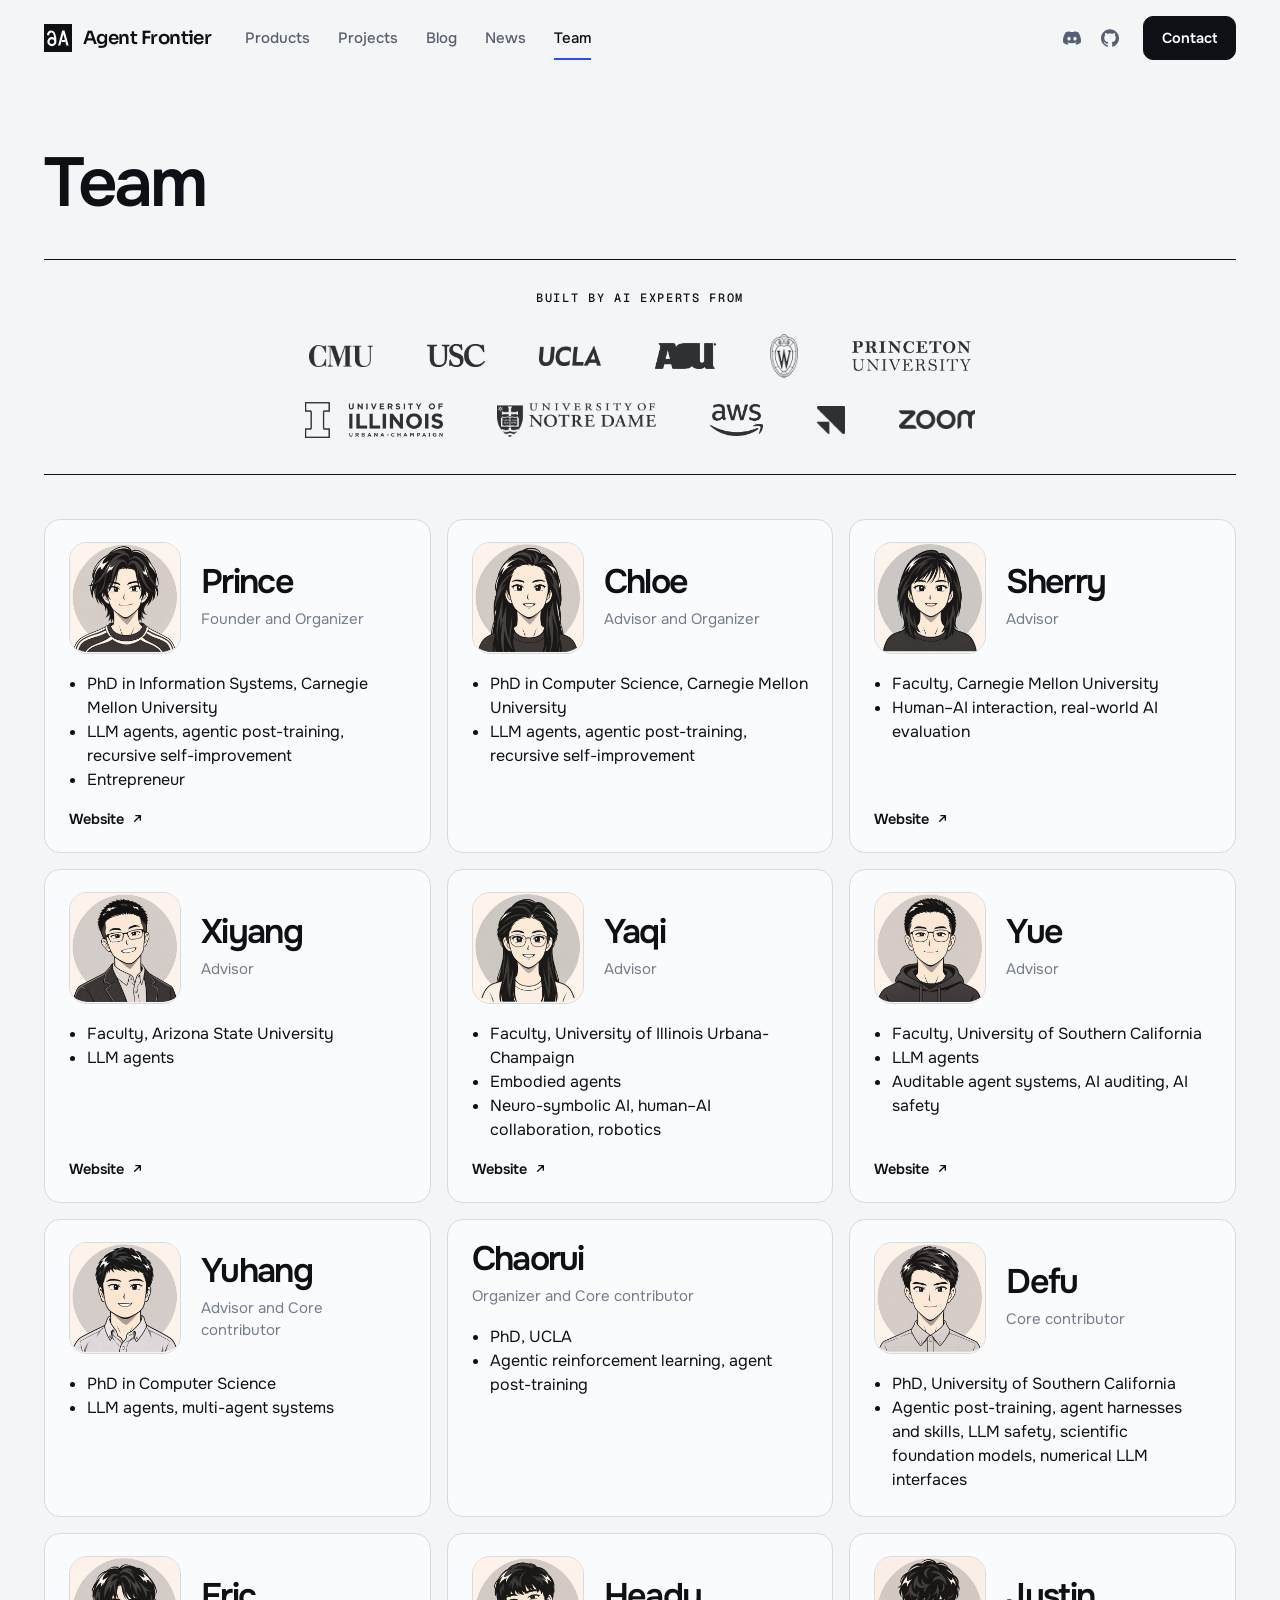
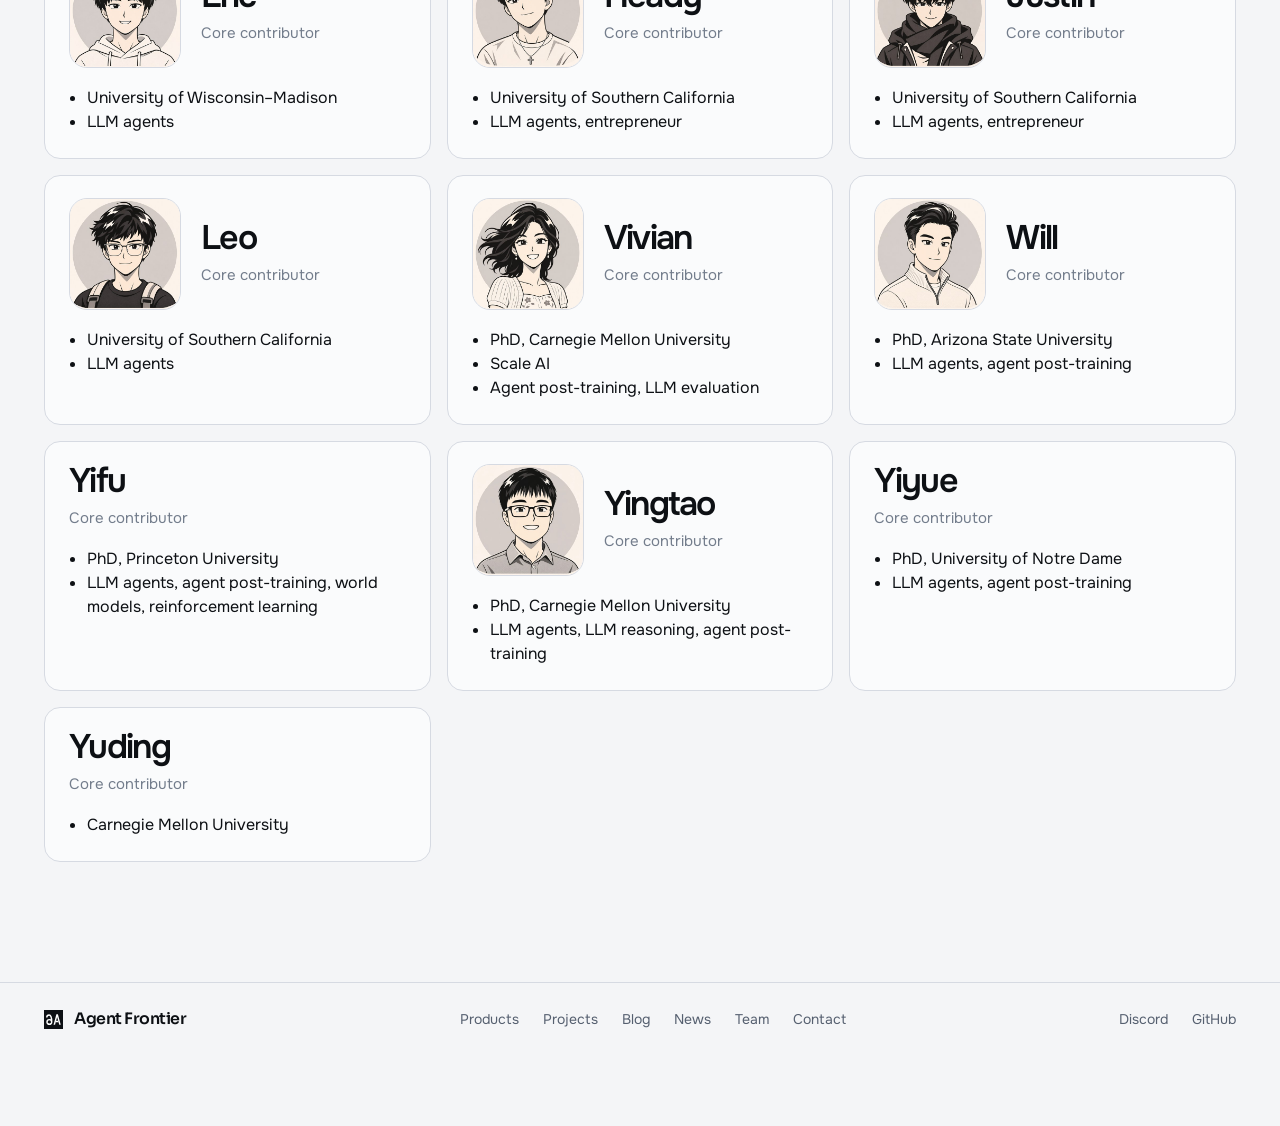
<file: team/index.html>
<!doctype html>
<html lang="en">
<head>
<meta charset="utf-8">
<meta name="viewport" content="width=device-width, initial-scale=1, viewport-fit=cover">
<title>Team · Agent Frontier</title>
<meta name="description" content="Agent Frontier turns emerging real-world domains and problems into frontier agent environments: AI-native environments, benchmarks, datasets and RL environments for evaluation, RL post-training and recursive self-improvement.">
<link rel="canonical" href="https://agentfrontier-ai.github.io/team/">
<meta property="og:type" content="website">
<meta property="og:title" content="Team · Agent Frontier">
<meta property="og:description" content="Agent Frontier turns emerging real-world domains and problems into frontier agent environments: AI-native environments, benchmarks, datasets and RL environments for evaluation, RL post-training and recursive self-improvement.">
<meta property="og:url" content="https://agentfrontier-ai.github.io/team/">
<meta property="og:image" content="https://agentfrontier-ai.github.io/assets/og.jpg">
<meta name="twitter:card" content="summary_large_image">
<link rel="icon" type="image/svg+xml" href="../assets/favicon.svg">
<link rel="apple-touch-icon" href="../assets/icon-180.png">
<link rel="preconnect" href="https://fonts.googleapis.com">
<link rel="preconnect" href="https://fonts.gstatic.com" crossorigin>
<link rel="stylesheet" href="https://fonts.googleapis.com/css2?family=Onest:wght@400;500;600&family=Geist+Mono:wght@400;500&family=Instrument+Serif:ital@1&family=Sora:wght@600&display=swap">
<link rel="stylesheet" href="../assets/site.css">
</head>
<body>
<div class="page">
  <div class="wrap" id="top">
    <nav class="nav" aria-label="Main">
      <a class="brand" href="../">
        <span class="mk"><svg width="28" height="28" viewBox="0 0 100 100" aria-hidden="true"><rect width="100" height="100" rx="0" fill="currentColor"/><g transform="translate(11.4 23.0) scale(0.54)"><g transform="translate(1 0)"><path d="M5 31C5 16 15 7 28 7C45 7 53 34 53 74A23 23 0 1 1 7 74A23 23 0 0 1 53 74" fill="none" stroke="#FFFFFF" stroke-width="14.0" stroke-linejoin="round"/></g><g transform="translate(72.0 0)"><path d="M0.00 100.00L27.50 0.00L42.50 0.00L70.00 100.00L55.40 100.00L35.00 25.82L14.60 100.00z" fill="#FFFFFF"/><path d="M24.77 63.0L45.23 63.0L48.77 75.88L21.23 75.88z" fill="#FFFFFF"/></g></g></svg></span><span class="wm" style="font:600 .96em/1 'Sora',sans-serif;letter-spacing:-.03em">Agent Frontier</span>
      </a>
      <div class="links">
        <a href="../#products">Products</a>
        <a href="../#projects">Projects</a>
        <a href="../blog/">Blog</a>
        <a href="../news/">News</a>
        <a class="cur" href="../team/" aria-current="page">Team</a>
      </div>
      <div class="nav-r">
        <div class="soc">
            <a href="https://discord.gg/JPbFVPrW2" target="_blank" rel="noopener" aria-label="Discord" title="Discord"><svg viewBox="0 0 24 24" aria-hidden="true"><path d="M20.317 4.3698a19.7913 19.7913 0 00-4.8851-1.5152.0741.0741 0 00-.0785.0371c-.211.3753-.4447.8648-.6083 1.2495-1.8447-.2762-3.68-.2762-5.4868 0-.1636-.3933-.4058-.8742-.6177-1.2495a.077.077 0 00-.0785-.037 19.7363 19.7363 0 00-4.8852 1.515.0699.0699 0 00-.0321.0277C.5334 9.0458-.319 13.5799.0992 18.0578a.0824.0824 0 00.0312.0561c2.0528 1.5076 4.0413 2.4228 5.9929 3.0294a.0777.0777 0 00.0842-.0276c.4616-.6304.8731-1.2952 1.226-1.9942a.076.076 0 00-.0416-.1057c-.6528-.2476-1.2743-.5495-1.8722-.8923a.077.077 0 01-.0076-.1277c.1258-.0943.2517-.1923.3718-.2914a.0743.0743 0 01.0776-.0105c3.9278 1.7933 8.18 1.7933 12.0614 0a.0739.0739 0 01.0785.0095c.1202.099.246.1981.3728.2924a.077.077 0 01-.0066.1276 12.2986 12.2986 0 01-1.873.8914.0766.0766 0 00-.0407.1067c.3604.698.7719 1.3628 1.225 1.9932a.076.076 0 00.0842.0286c1.961-.6067 3.9495-1.5219 6.0023-3.0294a.077.077 0 00.0313-.0552c.5004-5.177-.8382-9.6739-3.5485-13.6604a.061.061 0 00-.0312-.0286zM8.02 15.3312c-1.1825 0-2.1569-1.0857-2.1569-2.419 0-1.3332.9555-2.4189 2.157-2.4189 1.2108 0 2.1757 1.0952 2.1568 2.419 0 1.3332-.9555 2.4189-2.1569 2.4189zm7.9748 0c-1.1825 0-2.1569-1.0857-2.1569-2.419 0-1.3332.9554-2.4189 2.1569-2.4189 1.2108 0 2.1757 1.0952 2.1568 2.419 0 1.3332-.946 2.4189-2.1568 2.4189Z"/></svg></a>
            
            
            <a href="https://github.com/agentfrontier-ai" target="_blank" rel="noopener" aria-label="GitHub" title="GitHub"><svg viewBox="0 0 24 24" aria-hidden="true"><path d="M12 .297c-6.63 0-12 5.373-12 12 0 5.303 3.438 9.8 8.205 11.385.6.113.82-.258.82-.577 0-.285-.01-1.04-.015-2.04-3.338.724-4.042-1.61-4.042-1.61C4.422 18.07 3.633 17.7 3.633 17.7c-1.087-.744.084-.729.084-.729 1.205.084 1.838 1.236 1.838 1.236 1.07 1.835 2.809 1.305 3.495.998.108-.776.417-1.305.76-1.605-2.665-.3-5.466-1.332-5.466-5.93 0-1.31.465-2.38 1.235-3.22-.135-.303-.54-1.523.105-3.176 0 0 1.005-.322 3.3 1.23.96-.267 1.98-.399 3-.405 1.02.006 2.04.138 3 .405 2.28-1.552 3.285-1.23 3.285-1.23.645 1.653.24 2.873.12 3.176.765.84 1.23 1.91 1.23 3.22 0 4.61-2.805 5.625-5.475 5.92.42.36.81 1.096.81 2.22 0 1.606-.015 2.896-.015 3.286 0 .315.21.69.825.57C20.565 22.092 24 17.592 24 12.297c0-6.627-5.373-12-12-12"/></svg></a>
          </div>
        <a class="btn sm solid" href="../contact/">Contact</a>
      </div>
    </nav>
  </div>

  <main class="view" data-view="home" hidden>
  <header class="hero">
    <div class="wrap">
      <div class="copy">
        <h1 id="h1"><span class="l1"><span class="ch">We turn <span id="adj">emerging real-world</span></span> <span class="ch">domains and problems</span></span> <span class="l2">into frontier <em class="ag">agent</em> <span class="swap" id="swap" data-words="environments.|benchmarks.|datasets.|RL environments."><span>environments.</span></span></span></h1>
        <p class="lede" id="lede">To advance frontier agents, we build AI-native environments for the domains they have not mastered, ready for evaluation, RL post-training and recursive self-improvement.</p>
        <div class="cta">
          <a class="btn solid" href="../contact/">Talk to us</a>
          <a class="btn" href="#projects">See the projects</a>
        </div>
      </div>
    </div>
    <div class="stage" aria-hidden="true"><canvas id="frontier"></canvas><div class="hint">Drag to turn the globe</div></div>
  </header>

  <section class="sec" id="domains">
    <div class="wrap">
      <div class="label">New domains</div>
      <h2>Bring a new domain. Leave with agents that perform in it.</h2>
      <div class="flow">
        <div class="fl" data-rv><canvas data-flow="bring" aria-hidden="true"></canvas><i>You bring</i><h3>A professional domain or problem</h3><p>Business, enterprise or field work your agents cannot do yet.</p></div>
        <div class="fl" data-rv><canvas data-flow="build" aria-hidden="true"></canvas><i>We build</i><h3>AI-native environment, benchmark, RL environment</h3><p>Every task gets a verifier. Every run is recorded.</p></div>
        <div class="fl" data-rv><canvas data-flow="run" aria-hidden="true"></canvas><i>We evaluate and train</i><h3>Your agents on the new benchmark</h3><p>Then RL post-training and evaluation again, round after round.</p></div>
        <div class="fl" data-rv><canvas data-flow="get" aria-hidden="true"></canvas><i>You get</i><h3>Better-performing agents in your scenario</h3><p>Plus the benchmark, the RL environment and recursive self-improvement.</p></div>
      </div>
      <div class="belt-head label">Domains we work in today</div>
    </div>
    <div class="belt" id="belt">
      <div class="belt-in">
          <div class="bt"><canvas data-tile="swe" aria-hidden="true"></canvas><h3>Software engineering</h3><p>Build and repair software by running it.</p></div>
          <div class="bt"><canvas data-tile="radar" aria-hidden="true"></canvas><h3>Real-time operations</h3><p>Run dispatch, control rooms, trading desks, live broadcasts.</p></div>
          <div class="bt"><canvas data-tile="game" aria-hidden="true"></canvas><h3>Games</h3><p>Play, test and build games as people do.</p></div>
          <div class="bt"><canvas data-tile="arm" aria-hidden="true"></canvas><h3>Embodied agents</h3><p>Control robots that do physical work.</p></div>
          <div class="bt"><canvas data-tile="beam" aria-hidden="true"></canvas><h3>Design and manufacturing</h3><p>Design parts in CAD and program the machines.</p></div>
          <div class="bt"><canvas data-tile="lab" aria-hidden="true"></canvas><h3>Laboratory science</h3><p>Plan experiments, run instruments, analyze data.</p></div>
          <div class="bt"><canvas data-tile="chip" aria-hidden="true"></canvas><h3>Chip design</h3><p>Design chips, write tests, fix whichever is wrong.</p></div>
          <div class="bt"><canvas data-tile="space" aria-hidden="true"></canvas><h3>Space operations</h3><p>Operate spacecraft through brief contacts and delayed commands.</p></div>
          <div class="bt"><canvas data-tile="collab" aria-hidden="true"></canvas><h3>Human–agent teams</h3><p>Reconcile changes from several people and their agents.</p></div>
          <a class="bt open" href="../contact/"><canvas data-next aria-hidden="true"></canvas><h3>The next domain</h3><p>Bring us yours.</p></a>
          <div class="bt" aria-hidden="true"><canvas data-tile="swe" aria-hidden="true"></canvas><h3>Software engineering</h3><p>Build and repair software by running it.</p></div>
          <div class="bt" aria-hidden="true"><canvas data-tile="radar" aria-hidden="true"></canvas><h3>Real-time operations</h3><p>Run dispatch, control rooms, trading desks, live broadcasts.</p></div>
          <div class="bt" aria-hidden="true"><canvas data-tile="game" aria-hidden="true"></canvas><h3>Games</h3><p>Play, test and build games as people do.</p></div>
          <div class="bt" aria-hidden="true"><canvas data-tile="arm" aria-hidden="true"></canvas><h3>Embodied agents</h3><p>Control robots that do physical work.</p></div>
          <div class="bt" aria-hidden="true"><canvas data-tile="beam" aria-hidden="true"></canvas><h3>Design and manufacturing</h3><p>Design parts in CAD and program the machines.</p></div>
          <div class="bt" aria-hidden="true"><canvas data-tile="lab" aria-hidden="true"></canvas><h3>Laboratory science</h3><p>Plan experiments, run instruments, analyze data.</p></div>
          <div class="bt" aria-hidden="true"><canvas data-tile="chip" aria-hidden="true"></canvas><h3>Chip design</h3><p>Design chips, write tests, fix whichever is wrong.</p></div>
          <div class="bt" aria-hidden="true"><canvas data-tile="space" aria-hidden="true"></canvas><h3>Space operations</h3><p>Operate spacecraft through brief contacts and delayed commands.</p></div>
          <div class="bt" aria-hidden="true"><canvas data-tile="collab" aria-hidden="true"></canvas><h3>Human–agent teams</h3><p>Reconcile changes from several people and their agents.</p></div>
          <a class="bt open" href="../contact/" aria-hidden="true" tabindex="-1"><canvas data-next aria-hidden="true"></canvas><h3>The next domain</h3><p>Bring us yours.</p></a>
      </div>
    </div>
  </section>

  <section class="sec" id="products">
    <div class="wrap">
      <div class="label">Deliverables</div>
      <h2>Better agents, and everything that trained them.</h2>
      <div class="build">
        <canvas id="stack" role="img" aria-label="An environment drawn as six layers: the domain's data and state, its tools and equipment, its business logic, tasks, traces and replay, and a verifier. An agent works on the tools layer. The layers each deliverable uses are highlighted."></canvas>
        <div class="uses" id="uses" role="group" aria-label="Deliverables">
          <button class="use on" type="button" data-use="env" aria-pressed="true"><b>Environments</b><span>A domain's own tools, data and business logic, running as one system.</span><em>tools + data + business logic</em></button>
          <button class="use" type="button" data-use="bench" aria-pressed="false"><b>Benchmarks</b><span>A fixed set of tasks, each scored by its own verifier.</span><em>environment + tasks + verifier</em></button>
          <button class="use" type="button" data-use="data" aria-pressed="false"><b>Datasets</b><span>Every agent run recorded step by step, with its verdict.</span><em>tasks + traces and replay</em></button>
          <button class="use" type="button" data-use="rl" aria-pressed="false"><b>RL environments</b><span>A reproducible environment where the verifier is the reward for every episode.</span><em>environment + verifier as reward</em></button>
          <button class="use" type="button" data-use="agent" aria-pressed="false"><b>Post-trained agents</b><span>Your agents, post-trained with RL to perform better in your scenario.</span><em>your agent + tasks + reward</em></button>
          <button class="use" type="button" data-use="rsi" aria-pressed="false"><b>Recursive self-improvement</b><span>The environment set up for agents to improve themselves, round after round.</span><em>environment + agent, round after round</em></button>
        </div>
      </div>
    </div>
  </section>

  <section class="sec" id="rl">
    <div class="wrap">
      <div class="label">RL environments</div>
      <div class="head">
        <h2>RL environments with a reward you can trust.</h2>
        <div>
          <p class="sub">Human experts set the work and sign it off. Agents build, break and check everything in between.</p>
          <div class="legend"><span><svg width="20" height="24" viewBox="0 0 20 24" aria-hidden="true"><path d="M2.500 22.500c0-11.500 15-11.500 15 0z" fill="#fff" stroke="#0D1014" stroke-width="1.6" stroke-linejoin="round"/><circle cx="10" cy="6.200" r="4.200" fill="#fff" stroke="#0D1014" stroke-width="1.6"/></svg>Human expert</span><span><svg width="20" height="24" viewBox="0 0 20 24" aria-hidden="true"><path d="M3.500 22.500l3-10h7l3 10z" fill="#2B4BFF"/><path d="M10 1l5.200 5.500-5.200 5.500-5.200-5.500z" fill="#2B4BFF"/></svg>Agent</span></div>
        </div>
      </div>
      <div class="pipe"><canvas id="pipe" role="img" aria-label="How an RL environment is built, in six stations. A human expert sets the work and a builder agent creates the world, its tasks and their verifier. The reward is calibrated on right and wrong solutions. A red-team agent tries back doors, reward hacking and lucky guesses, and each one is closed or fixed. Frontier agents attempt the tasks in a sealed sandbox. An audit agent and a human expert read the failed runs. Then an agent trains in it and the verifier scores every episode."></canvas></div>
      <div class="steps" id="steps">
        <button class="step" type="button" data-step="0"><i>01</i><b>Build</b><span>A human expert sets the work. A builder agent creates the world, tasks and verifier.</span></button>
        <button class="step" type="button" data-step="1"><i>02</i><b>Calibrate</b><span>The verifier must reward right solutions and refuse plausible wrong ones.</span></button>
        <button class="step" type="button" data-step="2"><i>03</i><b>Red-team</b><span>An independent agent tries to get reward without doing the work.</span></button>
        <button class="step" type="button" data-step="3"><i>04</i><b>Frontier trials</b><span>Frontier agents run full episodes in sealed sandboxes.</span></button>
        <button class="step" type="button" data-step="4"><i>05</i><b>Audit</b><span>An audit agent and a human expert read every failed episode.</span></button>
        <button class="step" type="button" data-step="5"><i>06</i><b>Train</b><span>Only a checked environment gives reward to a training agent.</span></button>
      </div>
    </div>
    <div class="rlband">
      <div class="wrap rl">
        <div>
          <h2>Ready for RL post-training.</h2>
          <ul class="facts">
            <li>The verifier scores every episode</li>
            <li>Unseen task instances each episode</li>
            <li>Every episode recorded for replay</li>
          </ul>
        </div>
        <div class="chart">
          <div class="chart-top"><b>Mean episode reward</b><span>Illustrative run, not a result</span></div>
          <canvas id="curve" role="img" aria-label="Illustrative training run: mean episode reward rises and levels off over training steps, with held-out evaluation points and a strip of per-episode rewards underneath"></canvas>
        </div>
      </div>
    </div>
  </section>

  <section class="sec" id="projects">
    <div class="wrap">
      <div class="label">Projects</div>
      <h2>What we have shipped.</h2>
      <div class="plist">
        <a class="prow" data-rv href="https://zelongxueric.github.io/cua-swe-website/" target="_blank" rel="noopener">
          <span class="status live">Live</span>
          <h3>CUA-SWE</h3>
          <p class="d">Agents repair software by running it and looking at it.<span class="go">Project site <svg width="13" height="13" viewBox="0 0 16 16" fill="none" aria-hidden="true"><path d="M4.5 11.5l7-7M6 4.5h5.5V10" stroke="currentColor" stroke-width="1.7" stroke-linecap="round" stroke-linejoin="round"/></svg></span></p>
          <div class="tags"><span style="--h:43,75,255"><i></i>Software engineering</span><span style="--h:208,48,104"><i></i>Games</span><span>Computer-use agents</span></div>
        </a>
        <a class="prow" data-rv href="https://agent-social-bench.github.io/" target="_blank" rel="noopener">
          <span class="status live">Live</span>
          <h3>AgentSocialBench</h3>
          <p class="d">Agent teams serve different people and must keep each person's information private.<span class="go">Project site <svg width="13" height="13" viewBox="0 0 16 16" fill="none" aria-hidden="true"><path d="M4.5 11.5l7-7M6 4.5h5.5V10" stroke="currentColor" stroke-width="1.7" stroke-linecap="round" stroke-linejoin="round"/></svg></span></p>
          <div class="tags"><span style="--h:12,124,176"><i></i>Human–agent teams</span><span style="--h:34,52,120"><i></i>Multi-agent collaboration</span></div>
        </a>
        <a class="prow" data-rv href="https://arxiv.org/abs/2608.03499" target="_blank" rel="noopener">
          <span class="status live">Live</span>
          <h3>WeClawArena</h3>
          <p class="d">Agents acting for different owners collaborate across private workspaces, with every step audited.<span class="go">Paper <svg width="13" height="13" viewBox="0 0 16 16" fill="none" aria-hidden="true"><path d="M4.5 11.5l7-7M6 4.5h5.5V10" stroke="currentColor" stroke-width="1.7" stroke-linecap="round" stroke-linejoin="round"/></svg></span></p>
          <div class="tags"><span style="--h:12,124,176"><i></i>Human–agent teams</span><span style="--h:34,52,120"><i></i>Multi-agent collaboration</span></div>
        </a>
      </div>
    </div>
  </section>

  <section class="close">
    <div class="wrap">
      <div class="close-in">
        <div><h2>Bring us the domain your agents should learn next.</h2><p>We build its benchmark and RL environment, evaluate and post-train your agents, and set them up for recursive self-improvement.</p></div>
        <a class="btn" href="../contact/">Contact us</a>
      </div>
    </div>
  </section>
  </main>

  <main class="view pagepad" data-view="news" hidden>
    <div class="wrap pagehead"><h1>News</h1></div>
    <div class="wrap">
      <div class="rows">
        <a class="nrow" href="https://zelongxueric.github.io/cua-swe-website/" target="_blank" rel="noopener"><i>Release</i><span>CUA-SWE is live.</span><span class="go">Project site <svg width="13" height="13" viewBox="0 0 16 16" fill="none" aria-hidden="true"><path d="M4.5 11.5l7-7M6 4.5h5.5V10" stroke="currentColor" stroke-width="1.7" stroke-linecap="round" stroke-linejoin="round"/></svg></span></a>
        <a class="nrow" href="https://arxiv.org/abs/2608.03499" target="_blank" rel="noopener"><i>Aug 2026</i><span>WeClawArena is live.</span><span class="go">Paper <svg width="13" height="13" viewBox="0 0 16 16" fill="none" aria-hidden="true"><path d="M4.5 11.5l7-7M6 4.5h5.5V10" stroke="currentColor" stroke-width="1.7" stroke-linecap="round" stroke-linejoin="round"/></svg></span></a>
        <a class="nrow" href="https://agent-social-bench.github.io/" target="_blank" rel="noopener"><i>Apr 2026</i><span>AgentSocialBench is live.</span><span class="go">Project site <svg width="13" height="13" viewBox="0 0 16 16" fill="none" aria-hidden="true"><path d="M4.5 11.5l7-7M6 4.5h5.5V10" stroke="currentColor" stroke-width="1.7" stroke-linecap="round" stroke-linejoin="round"/></svg></span></a>
      </div>
    </div>
  </main>

  <main class="view pagepad" data-view="blog" hidden>
    <div class="wrap pagehead"><h1>Blog</h1></div>
    <div class="wrap">
      <p class="empty">No posts yet. New work is announced on the <a href="../news/">News</a> page.</p>
    </div>
  </main>

  <main class="view pagepad" data-view="team">
    <div class="wrap pagehead"><h1>Team</h1></div>
    <div class="wrap">
      <div class="from"><div class="label">Built by AI experts from</div><div class="logos"><img src="../assets/orgs/mono-cmu.png" alt="Carnegie Mellon University" title="Carnegie Mellon University" style="height:22px"><img src="../assets/orgs/mono-usc.png" alt="University of Southern California" title="University of Southern California" style="height:23px"><img src="../assets/orgs/mono-ucla.png" alt="UCLA" title="UCLA" style="height:20px"><img src="../assets/orgs/mono-asu.png" alt="Arizona State University" title="Arizona State University" style="height:26px"><img src="../assets/orgs/mono-wisc.png" alt="University of Wisconsin–Madison" title="University of Wisconsin–Madison" style="height:44px"><img src="../assets/orgs/mono-princeton.png" alt="Princeton University" title="Princeton University" style="height:30px"><img src="../assets/orgs/mono-uiuc.png" alt="University of Illinois Urbana-Champaign" title="University of Illinois Urbana-Champaign" style="height:36px"><img src="../assets/orgs/mono-nd.png" alt="University of Notre Dame" title="University of Notre Dame" style="height:34px"><img src="../assets/orgs/mono-aws.png" alt="Amazon Web Services" title="Amazon Web Services" style="height:32px"><img src="../assets/orgs/mono-scale.png" alt="Scale AI" title="Scale AI" style="height:28px"><img src="../assets/orgs/mono-zoom.png" alt="Zoom" title="Zoom" style="height:19px"></div></div>
      <div class="people"><div class="person"><div class="top"><img src="../assets/avatars/prince.jpg" alt="" width="104" height="104" loading="lazy"><div><h3>Prince</h3><i>Founder and Organizer</i></div></div><ul><li>PhD in Information Systems, Carnegie Mellon University</li><li>LLM agents, agentic post-training, recursive self-improvement</li><li>Entrepreneur</li></ul><a class="go" href="https://kingofspace0wzz.github.io/" target="_blank" rel="noopener">Website <svg width="13" height="13" viewBox="0 0 16 16" fill="none" aria-hidden="true"><path d="M4.5 11.5l7-7M6 4.5h5.5V10" stroke="currentColor" stroke-width="1.7" stroke-linecap="round" stroke-linejoin="round"/></svg></a></div><div class="person"><div class="top"><img src="../assets/avatars/chloe.jpg" alt="" width="104" height="104" loading="lazy"><div><h3>Chloe</h3><i>Advisor and Organizer</i></div></div><ul><li>PhD in Computer Science, Carnegie Mellon University</li><li>LLM agents, agentic post-training, recursive self-improvement</li></ul></div><div class="person"><div class="top"><img src="../assets/avatars/sherry.jpg" alt="" width="104" height="104" loading="lazy"><div><h3>Sherry</h3><i>Advisor</i></div></div><ul><li>Faculty, Carnegie Mellon University</li><li>Human–AI interaction, real-world AI evaluation</li></ul><a class="go" href="https://www.cs.cmu.edu/~sherryw/" target="_blank" rel="noopener">Website <svg width="13" height="13" viewBox="0 0 16 16" fill="none" aria-hidden="true"><path d="M4.5 11.5l7-7M6 4.5h5.5V10" stroke="currentColor" stroke-width="1.7" stroke-linecap="round" stroke-linejoin="round"/></svg></a></div><div class="person"><div class="top"><img src="../assets/avatars/xiyang.jpg" alt="" width="104" height="104" loading="lazy"><div><h3>Xiyang</h3><i>Advisor</i></div></div><ul><li>Faculty, Arizona State University</li><li>LLM agents</li></ul><a class="go" href="https://xiyanghu.github.io/" target="_blank" rel="noopener">Website <svg width="13" height="13" viewBox="0 0 16 16" fill="none" aria-hidden="true"><path d="M4.5 11.5l7-7M6 4.5h5.5V10" stroke="currentColor" stroke-width="1.7" stroke-linecap="round" stroke-linejoin="round"/></svg></a></div><div class="person"><div class="top"><img src="../assets/avatars/yaqi.jpg" alt="" width="104" height="104" loading="lazy"><div><h3>Yaqi</h3><i>Advisor</i></div></div><ul><li>Faculty, University of Illinois Urbana-Champaign</li><li>Embodied agents</li><li>Neuro-symbolic AI, human–AI collaboration, robotics</li></ul><a class="go" href="https://yaqi-xie.me/" target="_blank" rel="noopener">Website <svg width="13" height="13" viewBox="0 0 16 16" fill="none" aria-hidden="true"><path d="M4.5 11.5l7-7M6 4.5h5.5V10" stroke="currentColor" stroke-width="1.7" stroke-linecap="round" stroke-linejoin="round"/></svg></a></div><div class="person"><div class="top"><img src="../assets/avatars/yue.jpg" alt="" width="104" height="104" loading="lazy"><div><h3>Yue</h3><i>Advisor</i></div></div><ul><li>Faculty, University of Southern California</li><li>LLM agents</li><li>Auditable agent systems, AI auditing, AI safety</li></ul><a class="go" href="https://viterbi-web.usc.edu/~yzhao010/" target="_blank" rel="noopener">Website <svg width="13" height="13" viewBox="0 0 16 16" fill="none" aria-hidden="true"><path d="M4.5 11.5l7-7M6 4.5h5.5V10" stroke="currentColor" stroke-width="1.7" stroke-linecap="round" stroke-linejoin="round"/></svg></a></div><div class="person"><div class="top"><img src="../assets/avatars/yuhang.jpg" alt="" width="104" height="104" loading="lazy"><div><h3>Yuhang</h3><i>Advisor and Core contributor</i></div></div><ul><li>PhD in Computer Science</li><li>LLM agents, multi-agent systems</li></ul></div><div class="person"><div class="top"><div><h3>Chaorui</h3><i>Organizer and Core contributor</i></div></div><ul><li>PhD, UCLA</li><li>Agentic reinforcement learning, agent post-training</li></ul></div><div class="person"><div class="top"><img src="../assets/avatars/defu.jpg" alt="" width="104" height="104" loading="lazy"><div><h3>Defu</h3><i>Core contributor</i></div></div><ul><li>PhD, University of Southern California</li><li>Agentic post-training, agent harnesses and skills, LLM safety, scientific foundation models, numerical LLM interfaces</li></ul></div><div class="person"><div class="top"><img src="../assets/avatars/eric.jpg" alt="" width="104" height="104" loading="lazy"><div><h3>Eric</h3><i>Core contributor</i></div></div><ul><li>University of Wisconsin–Madison</li><li>LLM agents</li></ul></div><div class="person"><div class="top"><img src="../assets/avatars/heady.jpg" alt="" width="104" height="104" loading="lazy"><div><h3>Heady</h3><i>Core contributor</i></div></div><ul><li>University of Southern California</li><li>LLM agents, entrepreneur</li></ul></div><div class="person"><div class="top"><img src="../assets/avatars/justin.jpg" alt="" width="104" height="104" loading="lazy"><div><h3>Justin</h3><i>Core contributor</i></div></div><ul><li>University of Southern California</li><li>LLM agents, entrepreneur</li></ul></div><div class="person"><div class="top"><img src="../assets/avatars/leo.jpg" alt="" width="104" height="104" loading="lazy"><div><h3>Leo</h3><i>Core contributor</i></div></div><ul><li>University of Southern California</li><li>LLM agents</li></ul></div><div class="person"><div class="top"><img src="../assets/avatars/vivian.jpg" alt="" width="104" height="104" loading="lazy"><div><h3>Vivian</h3><i>Core contributor</i></div></div><ul><li>PhD, Carnegie Mellon University</li><li>Scale AI</li><li>Agent post-training, LLM evaluation</li></ul></div><div class="person"><div class="top"><img src="../assets/avatars/will.jpg" alt="" width="104" height="104" loading="lazy"><div><h3>Will</h3><i>Core contributor</i></div></div><ul><li>PhD, Arizona State University</li><li>LLM agents, agent post-training</li></ul></div><div class="person"><div class="top"><div><h3>Yifu</h3><i>Core contributor</i></div></div><ul><li>PhD, Princeton University</li><li>LLM agents, agent post-training, world models, reinforcement learning</li></ul></div><div class="person"><div class="top"><img src="../assets/avatars/yingtao.jpg" alt="" width="104" height="104" loading="lazy"><div><h3>Yingtao</h3><i>Core contributor</i></div></div><ul><li>PhD, Carnegie Mellon University</li><li>LLM agents, LLM reasoning, agent post-training</li></ul></div><div class="person"><div class="top"><div><h3>Yiyue</h3><i>Core contributor</i></div></div><ul><li>PhD, University of Notre Dame</li><li>LLM agents, agent post-training</li></ul></div><div class="person"><div class="top"><div><h3>Yuding</h3><i>Core contributor</i></div></div><ul><li>Carnegie Mellon University</li></ul></div></div>
    </div>
  </main>

  <main class="view pagepad" data-view="contact" hidden>
    <div class="wrap contact-grid">
      <div class="c-head">
        <div class="label">Contact</div>
        <h1>Bring us the domain your agents should learn next.</h1>
        <p class="sub">Tell us the domain and where your agents fall short in it. We reply by email.</p>
      </div>
      <div class="c-form">
        <form class="cform" id="cform" novalidate data-key="5f7d877e-4e9d-4d29-bb42-9f5d0dbb5557">
          <div class="f2">
            <label class="field"><span>Name</span><input name="name" type="text" autocomplete="name" required></label>
            <label class="field"><span>Email</span><input name="email" type="email" autocomplete="email" inputmode="email" required></label>
          </div>
          <label class="field"><span>Organization <em>(optional)</em></span><input name="organization" type="text" autocomplete="organization"></label>
          <label class="field"><span>Message</span><textarea name="message" rows="6" required></textarea></label>
          <input class="hp" type="checkbox" name="botcheck" tabindex="-1" autocomplete="off" aria-hidden="true">
          <div class="f-foot"><button class="btn solid" type="submit">Send message</button><p class="f-status" id="cstatus" role="status" aria-live="polite"></p></div>
        </form>
        <div class="csent" id="csent" tabindex="-1" hidden><h2>Message sent.</h2><p>Thank you. We will reply to the address you gave.</p></div>
      </div>
      <div class="ways">
        <a class="way" href="https://discord.gg/JPbFVPrW2" target="_blank" rel="noopener"><i>Discord</i><b>Join the server</b><span class="go">discord.gg <svg width="13" height="13" viewBox="0 0 16 16" fill="none" aria-hidden="true"><path d="M4.5 11.5l7-7M6 4.5h5.5V10" stroke="currentColor" stroke-width="1.7" stroke-linecap="round" stroke-linejoin="round"/></svg></span></a>
        <a class="way" href="https://github.com/agentfrontier-ai" target="_blank" rel="noopener"><i>GitHub</i><b>agentfrontier-ai</b><span class="go">github.com <svg width="13" height="13" viewBox="0 0 16 16" fill="none" aria-hidden="true"><path d="M4.5 11.5l7-7M6 4.5h5.5V10" stroke="currentColor" stroke-width="1.7" stroke-linecap="round" stroke-linejoin="round"/></svg></span></a>
      </div>
    </div>
  </main>

  <footer>
    <div class="wrap">
      <span class="brand"><span class="mk"><svg width="28" height="28" viewBox="0 0 100 100" aria-hidden="true"><rect width="100" height="100" rx="0" fill="currentColor"/><g transform="translate(11.4 23.0) scale(0.54)"><g transform="translate(1 0)"><path d="M5 31C5 16 15 7 28 7C45 7 53 34 53 74A23 23 0 1 1 7 74A23 23 0 0 1 53 74" fill="none" stroke="#FFFFFF" stroke-width="14.0" stroke-linejoin="round"/></g><g transform="translate(72.0 0)"><path d="M0.00 100.00L27.50 0.00L42.50 0.00L70.00 100.00L55.40 100.00L35.00 25.82L14.60 100.00z" fill="#FFFFFF"/><path d="M24.77 63.0L45.23 63.0L48.77 75.88L21.23 75.88z" fill="#FFFFFF"/></g></g></svg></span><span class="wm" style="font:600 .96em/1 'Sora',sans-serif;letter-spacing:-.03em">Agent Frontier</span></span>
      <nav aria-label="Footer"><a href="../#products">Products</a><a href="../#projects">Projects</a><a href="../blog/">Blog</a><a href="../news/">News</a><a href="../team/" aria-current="page">Team</a><a href="../contact/">Contact</a></nav>
      <nav aria-label="Social"><a href="https://discord.gg/JPbFVPrW2" target="_blank" rel="noopener">Discord</a><a href="https://github.com/agentfrontier-ai" target="_blank" rel="noopener">GitHub</a></nav>
    </div>
  </footer>
</div>
<script src="../assets/site.js" defer></script>
</body>
</html>
</file>
<file: assets/site.css>
/* Agent Frontier: site styles. */
html{-webkit-text-size-adjust:100%;scroll-behavior:smooth}
body{margin:0;background:#F4F5F7}
img{max-width:100%}
[hidden]{display:none!important}
@media (prefers-reduced-motion: reduce){html{scroll-behavior:auto}}
*{box-sizing:border-box}
/* Layout: built to be scanned. One line of copy per idea; the drawings carry the rest. The isometric world is the page's own language and the blue line is always the frontier. */
.page{--bg:#F4F5F7;--card:#FFFFFF;--ink:#0D1014;--mut:#566070;--dim:#737D8C;--line:#D6DAE2;--blue:#2B4BFF;--rose:#C22A5E;
  --display:'Onest',system-ui,sans-serif;--body:'Onest',system-ui,sans-serif;--mono:'Geist Mono',ui-monospace,monospace;
  background:var(--bg);color:var(--ink);font-family:var(--body);font-size:16px;line-height:1.5;overflow:hidden}
a{color:inherit;text-decoration:none}
a:focus-visible,button:focus-visible{outline:2px solid var(--blue);outline-offset:3px;border-radius:4px}
p{margin:0}
.wrap{max-width:1240px;margin:0 auto;padding-left:max(24px, env(safe-area-inset-left, 0px));padding-right:max(24px, env(safe-area-inset-right, 0px))}
.label{font:500 12px var(--mono);letter-spacing:.08em;text-transform:uppercase;color:var(--dim)}
h2{margin:12px 0 0;font:600 clamp(30px,3.7vw,52px)/1.04 var(--display);letter-spacing:-.05em;text-wrap:balance}
.sub{margin:16px 0 0;max-width:620px;color:var(--mut);font-size:18.5px;line-height:1.45;text-wrap:pretty}
.sec{padding-block:108px 0}
.head{display:flex;align-items:flex-end;justify-content:space-between;gap:16px 56px;flex-wrap:wrap}
.head .sub{margin:0;max-width:440px}

/* nav */
.nav{position:relative;z-index:3;display:flex;align-items:center;gap:4px 34px;flex-wrap:wrap;padding-block:16px}
.brand{display:flex;align-items:center;gap:11px;min-height:44px;font:600 19px/1 var(--display);letter-spacing:-.035em}
.links{display:flex;gap:6px 28px;flex-wrap:wrap;font-size:15px;font-weight:500;color:var(--mut)}
.nav-r{display:flex;align-items:center;gap:14px;margin-left:auto}
.soc{display:flex;align-items:center}
.soc a{display:flex;align-items:center;justify-content:center;width:38px;height:44px;color:var(--mut);transition:color .2s}
.soc a:hover{color:var(--ink)}
.soc svg{display:block;width:18px;height:18px;fill:currentColor}
.links a{display:flex;align-items:center;min-height:44px;transition:color .2s}
.links a:hover,.links a.cur{color:var(--ink)}
.links a.cur{box-shadow:inset 0 -2px 0 var(--blue)}
.btn{display:inline-flex;align-items:center;gap:9px;min-height:48px;padding:0 22px;border-radius:10px;font:600 15.5px var(--body);border:1px solid #C6CCD6;background:var(--card);transition:transform .2s,box-shadow .2s,border-color .2s}
.btn:hover{transform:translateY(-1px);border-color:var(--ink);box-shadow:0 10px 22px -14px rgba(13,16,20,.5)}
.btn.solid{background:var(--ink);color:#fff;border-color:var(--ink)}
.btn.sm{min-height:44px;padding:0 18px;font-size:14.5px}

/* hero */
.copy{position:relative;z-index:2;display:flex;flex-direction:column;align-items:center;text-align:center;padding-block:44px 0}
h1{margin:0;font:600 clamp(32px,4.25vw,61px)/1.06 var(--display);letter-spacing:-.05em}
h1 .l1,h1 .l2{display:block}
h1 .l1{text-wrap:balance}
h1 .ch{display:inline-block}
h1 #adj{white-space:nowrap}
h1 .l2{white-space:nowrap}
h1 .ag{font:italic 400 1.12em/1 'Instrument Serif',Georgia,serif;letter-spacing:-.015em;color:var(--blue);padding-right:.04em}
h1 .swap{display:inline-block;vertical-align:top;text-align:left;white-space:nowrap;transition:width .45s cubic-bezier(.2,.7,.2,1)}
h1 .swap span{box-shadow:inset 0 -.09em 0 rgba(43,75,255,.28)}
h1 .swap span{display:inline-block;transition:opacity .28s ease,transform .28s ease}
h1 .swap span.out{opacity:0;transform:translateY(-.28em)}
h1 .swap span.pre{opacity:0;transform:translateY(.28em);transition:none}
.lede{margin:20px 0 0;max-width:860px;font-size:clamp(18px,1.6vw,22px);line-height:1.4;color:var(--mut);text-wrap:balance}
.cta{display:flex;gap:12px;flex-wrap:wrap;justify-content:center;margin-top:28px}
.stage{position:relative;height:780px;margin-top:-18px;border-bottom:1px solid var(--line)}
.stage canvas{display:block;width:100%;height:100%;cursor:grab;touch-action:pan-y}
.hint{position:absolute;left:0;right:0;bottom:14px;text-align:center;font:500 11.5px var(--mono);letter-spacing:.08em;text-transform:uppercase;color:var(--dim);pointer-events:none}

/* domains: the offer in three steps, then the line of domains already built */
.flow{display:grid;grid-template-columns:repeat(4,minmax(0,1fr));margin-top:40px;border-block:1px solid var(--ink)}
.fl{position:relative;display:flex;flex-direction:column;gap:6px;min-width:0;padding:10px 26px 30px 0}
.fl + .fl{padding-left:26px;border-left:1px solid var(--line)}
.fl + .fl::before{content:"";position:absolute;left:-15px;top:80px;width:30px;height:30px;border-radius:50%;background:var(--bg) url("data:image/svg+xml,%3Csvg xmlns='http://www.w3.org/2000/svg' viewBox='0 0 30 30'%3E%3Cpath d='M8 15h13M16 9.500l5.500 5.500-5.500 5.500' fill='none' stroke='%232B4BFF' stroke-width='2' stroke-linecap='round' stroke-linejoin='round'/%3E%3C/svg%3E") center/30px no-repeat;border:1px solid var(--line)}
.fl canvas{display:block;width:100%;height:164px}
.fl i{font:500 12px var(--mono);font-style:normal;letter-spacing:.08em;text-transform:uppercase;color:var(--blue)}
.fl h3{margin:0;font:600 clamp(20px,1.6vw,23px)/1.14 var(--display);letter-spacing:-.04em;text-wrap:balance}
.fl p{font-size:15.5px;line-height:1.4;color:var(--mut)}
.belt-head{margin-top:56px}
.belt{margin-top:14px;overflow:hidden;border-block:1px solid var(--line);background:rgba(255,255,255,.55);-webkit-mask-image:linear-gradient(90deg,transparent,#000 7%,#000 93%,transparent);mask-image:linear-gradient(90deg,transparent,#000 7%,#000 93%,transparent)}
.belt-in{display:flex;width:max-content;animation:belt 80s linear infinite}
.belt:hover .belt-in{animation-play-state:paused}
@keyframes belt{to{transform:translateX(-50%)}}
.bt{flex:none;display:flex;flex-direction:column;gap:5px;width:252px;padding:6px 22px 22px;border-right:1px solid var(--line);color:inherit}
.bt canvas{display:block;width:100%;height:124px}
.bt h3{margin:0;font:600 19.5px/1.15 var(--display);letter-spacing:-.04em}
.bt p{font-size:14.5px;line-height:1.4;color:var(--mut)}
.bt.open h3{color:var(--blue)}

/* what we build */
.build{display:grid;grid-template-columns:minmax(0,1.05fr) minmax(0,.95fr);gap:24px 56px;align-items:center;margin-top:36px}
.build canvas{display:block;width:100%;height:650px}
.uses{display:flex;flex-direction:column;border-top:1px solid var(--ink)}
.use{display:grid;grid-template-columns:minmax(0,1fr);gap:4px;padding:13px 0 13px 20px;border:0;border-bottom:1px solid var(--line);border-left:2px solid transparent;background:none;color:inherit;font:inherit;text-align:left;cursor:pointer;transition:border-color .3s,background .3s}
.use b{font:600 23px/1.1 var(--display);letter-spacing:-.045em;color:var(--mut);transition:color .3s}
.use span{font-size:15.5px;line-height:1.38;color:var(--mut)}
.use em{font:400 12px var(--mono);font-style:normal;color:var(--dim)}
.use:hover b{color:var(--ink)}
.use.on{border-left-color:var(--blue);background:rgba(255,255,255,.7)}
.use.on b{color:var(--ink)}
.use.on em{color:var(--blue)}

/* rl environments */
.rlband{margin-top:72px;padding-block:80px;background:#fff;border-block:1px solid var(--line)}
.rl{display:grid;grid-template-columns:minmax(0,.7fr) minmax(0,1.3fr);gap:28px 56px;align-items:center}
.facts{margin:26px 0 0;padding:0;list-style:none;border-top:1px solid var(--ink)}
.facts li{display:flex;align-items:baseline;gap:12px;padding-block:13px;border-bottom:1px solid var(--line);font:600 18px/1.3 var(--display);letter-spacing:-.025em}
.facts li::before{content:"";flex:none;width:8px;height:8px;background:var(--blue);transform:translateY(-1px)}
.chart{min-width:0;border:1px solid var(--line);background:#FAFBFC}
.chart-top{display:flex;align-items:center;justify-content:space-between;gap:10px 20px;flex-wrap:wrap;padding:12px 18px;border-bottom:1px solid var(--line);font:400 12px var(--mono);color:var(--dim)}
.chart-top b{font-weight:500;color:var(--ink)}
.chart canvas{display:block;width:100%;height:450px}

/* pipeline */
.pipe{margin-top:36px;border-top:1px solid var(--ink)}
.pipe canvas{display:block;width:100%;height:340px}
.steps{display:grid;grid-template-columns:repeat(6,minmax(0,1fr));border-top:1px solid var(--line)}
.step{display:flex;flex-direction:column;gap:5px;min-width:0;margin-top:-1px;padding:16px 14px 20px;border:0;border-top:2px solid transparent;background:none;color:inherit;font:inherit;text-align:left;cursor:pointer;transition:background .3s,border-color .3s}
.step i{font:500 12px var(--mono);font-style:normal;color:var(--dim);transition:color .3s}
.step b{font:600 20px/1.1 var(--display);letter-spacing:-.04em;color:var(--mut);transition:color .3s}
.step span{font-size:14.5px;line-height:1.4;color:var(--mut)}
.step:hover b{color:var(--ink)}
.step.on{border-top-color:var(--blue);background:rgba(255,255,255,.75)}
.step.on b,.step.done b{color:var(--ink)}
.step.on i,.step.done i{color:var(--blue)}

/* projects */
.plist{margin-top:40px;border-top:1px solid var(--ink)}
.prow{display:grid;grid-template-columns:104px minmax(0,1fr) minmax(0,1.15fr) minmax(0,.85fr);gap:10px 28px;align-items:center;padding-block:26px;border-bottom:1px solid var(--line);transition:background .25s}
.prow:hover{background:rgba(255,255,255,.7)}
.status{font:500 12px var(--mono);letter-spacing:.06em;text-transform:uppercase;color:var(--dim)}
.status.live{color:var(--ink)}
.status.live::before{content:"";display:inline-block;width:8px;height:8px;margin-right:8px;background:var(--blue)}
.prow h3{margin:0;font:600 clamp(24px,2.3vw,33px)/1.05 var(--display);letter-spacing:-.05em}
.prow .d{font-size:17px;line-height:1.4}
.go{display:inline-flex;align-items:center;gap:7px;margin-left:10px;font:600 15px var(--body);white-space:nowrap}
.tags{display:flex;flex-wrap:wrap;gap:6px}
.tags span{display:inline-flex;align-items:center;gap:7px;min-height:26px;padding:0 9px;border:1px solid var(--line);background:var(--card);font:400 12px var(--mono);color:var(--mut);white-space:nowrap}
.tags i{flex:none;width:7px;height:7px;background:rgb(var(--h))}

/* team, contact, footer */
.pagehead{padding-block:72px 0}
.pagehead h1{font:600 clamp(40px,5.4vw,76px)/1.02 var(--display);letter-spacing:-.055em}
.pagehead .sub{margin-top:18px}
.rows{margin-top:44px;border-top:1px solid var(--ink)}
.nrow{display:grid;grid-template-columns:132px minmax(0,1fr) auto;gap:14px 24px;align-items:baseline;padding-block:22px;border-bottom:1px solid var(--line);font:600 clamp(20px,2vw,26px)/1.2 var(--display);letter-spacing:-.035em;transition:background .25s}
a.nrow:hover{background:rgba(255,255,255,.7)}
.nrow i{font:500 12px var(--mono);font-style:normal;letter-spacing:.06em;text-transform:uppercase;color:var(--dim)}
.nrow .go{margin:0;font-size:15px;letter-spacing:0}
.posts{display:grid;grid-template-columns:repeat(3,minmax(0,1fr));gap:20px;margin-top:44px}
.post{display:flex;flex-direction:column;gap:10px;min-height:230px;padding:22px;border:1px dashed #B9C0CC;border-radius:12px;color:var(--dim)}
.post i{font:500 12px var(--mono);font-style:normal;letter-spacing:.06em;text-transform:uppercase}
.post b{font:600 24px/1.15 var(--display);letter-spacing:-.04em}
.post span{margin-top:auto;font-size:15px}
.from{margin-top:40px;padding-block:30px 36px;border-block:1px solid var(--ink);text-align:center}
.from .label{letter-spacing:.14em;color:var(--ink)}
.logos{margin:16px -27px -12px;font-size:0;line-height:0;text-align:center;text-wrap:balance}
.logos img{display:inline-block;vertical-align:middle;width:auto;max-width:none;margin:12px 27px;opacity:.86}
.logos .tw{display:inline-block;vertical-align:middle;margin:12px 27px;font:600 23px/1 var(--display);letter-spacing:-.035em;opacity:.86}
.people{display:grid;grid-template-columns:repeat(3,minmax(0,1fr));gap:16px;margin-top:44px}
.person{display:flex;flex-direction:column;gap:18px;min-width:0;padding:22px 24px 24px;border:1px solid var(--line);border-radius:16px;background:rgba(255,255,255,.62)}
.person .top{display:flex;align-items:center;gap:20px;min-width:0}
.person img{flex:none;width:112px;height:112px;border-radius:18px;border:1px solid var(--line);background:#FBF3EA}
.person h3{margin:0;font:600 34px/1 var(--display);letter-spacing:-.05em}
.person i{display:block;margin-top:9px;font-size:15px;font-style:normal;color:var(--dim)}
.person ul{margin:0;padding-left:18px;font-size:16px;line-height:1.5}
.person .go{margin:auto 0 0;align-self:flex-start;font-size:14.5px}
.empty{margin-top:44px;padding-block:26px;border-block:1px solid var(--line);font-size:19px;color:var(--mut)}
.empty a{color:var(--ink);text-decoration:underline;text-underline-offset:3px}
.ways{margin-top:44px;border-top:1px solid var(--ink)}
.way{display:grid;grid-template-columns:132px minmax(0,1fr) auto;gap:14px 24px;align-items:baseline;padding-block:20px;border-bottom:1px solid var(--line);font-size:19px;transition:background .25s}
a.way:hover{background:rgba(255,255,255,.7)}
.way i{font:500 12px var(--mono);font-style:normal;letter-spacing:.06em;text-transform:uppercase;color:var(--dim)}
.way b{font-weight:600;letter-spacing:-.02em}
.way.ph b{font:400 15px var(--mono);letter-spacing:0;color:var(--dim)}
.pagepad{min-height:74vh;padding-bottom:120px}
.contact-grid{display:grid;grid-template-columns:minmax(0,1fr) minmax(0,1fr);grid-template-rows:auto 1fr;column-gap:64px;padding-top:72px;align-items:start}
.c-head{grid-column:1;grid-row:1}
.c-form{grid-column:2;grid-row:1 / 3}
.contact-grid .ways{grid-column:1;grid-row:2;margin-top:40px}
.c-head h1{margin:12px 0 0;font:600 clamp(34px,4vw,56px)/1.04 var(--display);letter-spacing:-.05em;text-wrap:balance}
.c-head .sub{margin-top:18px}
.cform,.csent{padding:28px;border:1px solid var(--line);border-radius:16px;background:#fff}
.cform{display:flex;flex-direction:column;gap:18px}
.cform[hidden],.csent[hidden]{display:none}
.f2{display:grid;grid-template-columns:repeat(2,minmax(0,1fr));gap:18px}
.field{display:flex;flex-direction:column;gap:7px;min-width:0}
.field span{font:500 12px var(--mono);letter-spacing:.06em;text-transform:uppercase;color:var(--mut)}
.field em{font-style:normal;text-transform:none;letter-spacing:0;color:var(--dim)}
.field input,.field textarea{width:100%;padding:12px 14px;border:1px solid #C6CCD6;border-radius:10px;background:#fff;color:var(--ink);font:400 16px/1.45 var(--body);transition:border-color .2s,box-shadow .2s}
.field textarea{display:block;min-height:150px;resize:vertical}
.field input:focus,.field textarea:focus{outline:none;border-color:var(--blue);box-shadow:0 0 0 3px rgba(43,75,255,.16)}
.field .bad{border-color:var(--rose)}
.hp{position:absolute;left:-9999px;width:1px;height:1px;opacity:0}
.f-foot{display:flex;align-items:center;gap:12px 20px;flex-wrap:wrap}
.f-foot .btn{cursor:pointer}
.f-foot .btn[disabled]{opacity:.55;cursor:default;transform:none;box-shadow:none}
.f-status{font-size:15px;color:var(--mut)}
.f-status.err{color:var(--rose)}
.csent h2{margin:0}
.csent p{margin-top:10px;font-size:17px;color:var(--mut)}
.close .wrap{padding-block:108px 104px}
.close-in{display:flex;align-items:center;justify-content:space-between;gap:28px 48px;flex-wrap:wrap;padding:56px clamp(24px,5vw,64px);border-radius:14px;background:var(--ink);color:#fff}
.close-in h2{margin:0;max-width:660px;color:#fff}
.close-in p{margin-top:14px;max-width:560px;color:#B8C0CD;font-size:18px;line-height:1.45}
.close-in .btn{background:#fff;color:var(--ink);border-color:#fff}
footer{border-top:1px solid var(--line)}
footer .wrap{display:flex;align-items:center;justify-content:space-between;gap:12px 32px;flex-wrap:wrap;padding-block:26px 96px;color:var(--mut);font-size:14px}
footer nav{display:flex;gap:8px 24px;flex-wrap:wrap}
footer a:hover{color:var(--ink)}

.rv-pre{opacity:0;transform:translateY(20px)}
.rv-in{transition:opacity .8s ease,transform .8s cubic-bezier(.2,.7,.2,1)}

@media (max-width: 1040px){
  .links{order:3;flex-basis:100%;gap:0 26px;border-top:1px solid var(--line)}
  .rlband{margin-top:56px;padding-block:60px}
  .contact-grid{grid-template-columns:minmax(0,1fr);grid-template-rows:none;padding-top:40px}
  .c-head,.c-form,.contact-grid .ways{grid-column:1;grid-row:auto}
  .c-form{margin-top:32px}
  .people{grid-template-columns:repeat(2,minmax(0,1fr))}
  .steps{grid-template-columns:repeat(3,minmax(0,1fr))}
  .posts{grid-template-columns:minmax(0,1fr)}
  .post{min-height:0}
  .sec{padding-block:76px 0}
  .stage{height:720px}
  .build,.rl{grid-template-columns:minmax(0,1fr)}
  .step{padding-inline:12px}
  .step b{font-size:19px}
  .build canvas{height:580px}
  .prow{grid-template-columns:minmax(0,1fr);gap:10px}
  .close .wrap{padding-block:76px 72px}
}
@media (max-width: 948px){
  .steps{grid-template-columns:minmax(0,1fr)}
  .step{flex-direction:row;flex-wrap:wrap;align-items:baseline;gap:4px 12px;margin-top:0;padding:14px 12px;border-top:0;border-left:2px solid transparent;border-bottom:1px solid var(--line)}
  .step span{flex-basis:100%}
  .step.on{border-left-color:var(--blue)}
  .pipe canvas{height:400px}
}
@media (max-width: 1040px){
  .flow{grid-template-columns:minmax(0,1fr)}
  .fl,.fl + .fl{display:grid;grid-template-columns:118px minmax(0,1fr);column-gap:16px;row-gap:3px;align-items:center;padding:16px 0}
  .fl + .fl{border-left:0;border-top:1px solid var(--line)}
  .fl + .fl::before{left:44px;top:-15px;transform:rotate(90deg)}
  .fl canvas{grid-row:1 / span 3;width:118px;height:104px}
  .fl i{align-self:end}
  .fl p{align-self:start}
}
@media (max-width: 640px){
  .copy{padding-block:26px 0}
  .soc{display:none}
  .links{gap:0 22px}
  h1 .l2{white-space:normal}
  h1 .swap{display:block;width:auto!important;text-align:center}
  .stage{height:560px;margin-top:0}
  .bt{width:214px;padding-inline:16px}
  .nrow,.way{grid-template-columns:minmax(0,1fr) auto}
  .nrow i,.way i{grid-column:1 / -1}
  .people{grid-template-columns:minmax(0,1fr)}
  .f2{grid-template-columns:minmax(0,1fr)}
  .cform,.csent{padding:20px}
  .person img{width:84px;height:84px}
  .person h3{font-size:29px}
  .logos{margin:18px -17px -10px}
  .logos img,.logos .tw{margin:10px 17px}
  .pagehead{padding-block:40px 0}
  .build canvas{height:500px}
  .chart canvas{height:330px}
  .go{margin-left:0;display:flex;margin-top:8px}
}
.brand .mk{display:flex;align-items:center}
.brand svg{display:block;flex:none}
footer .brand svg{height:19px;width:auto}
footer .brand{color:var(--ink);font-size:16.5px;min-height:0}
.legend{display:flex;gap:10px 26px;flex-wrap:wrap;margin-top:14px;font:500 12px var(--mono);letter-spacing:.06em;text-transform:uppercase;color:var(--ink)}
.legend span{display:flex;align-items:center;gap:9px}
@media (prefers-reduced-motion: reduce){
  .belt{overflow-x:auto;-webkit-mask-image:none;mask-image:none}
  .belt-in{animation:none}
  .bt[aria-hidden]{display:none}
}
</file>
